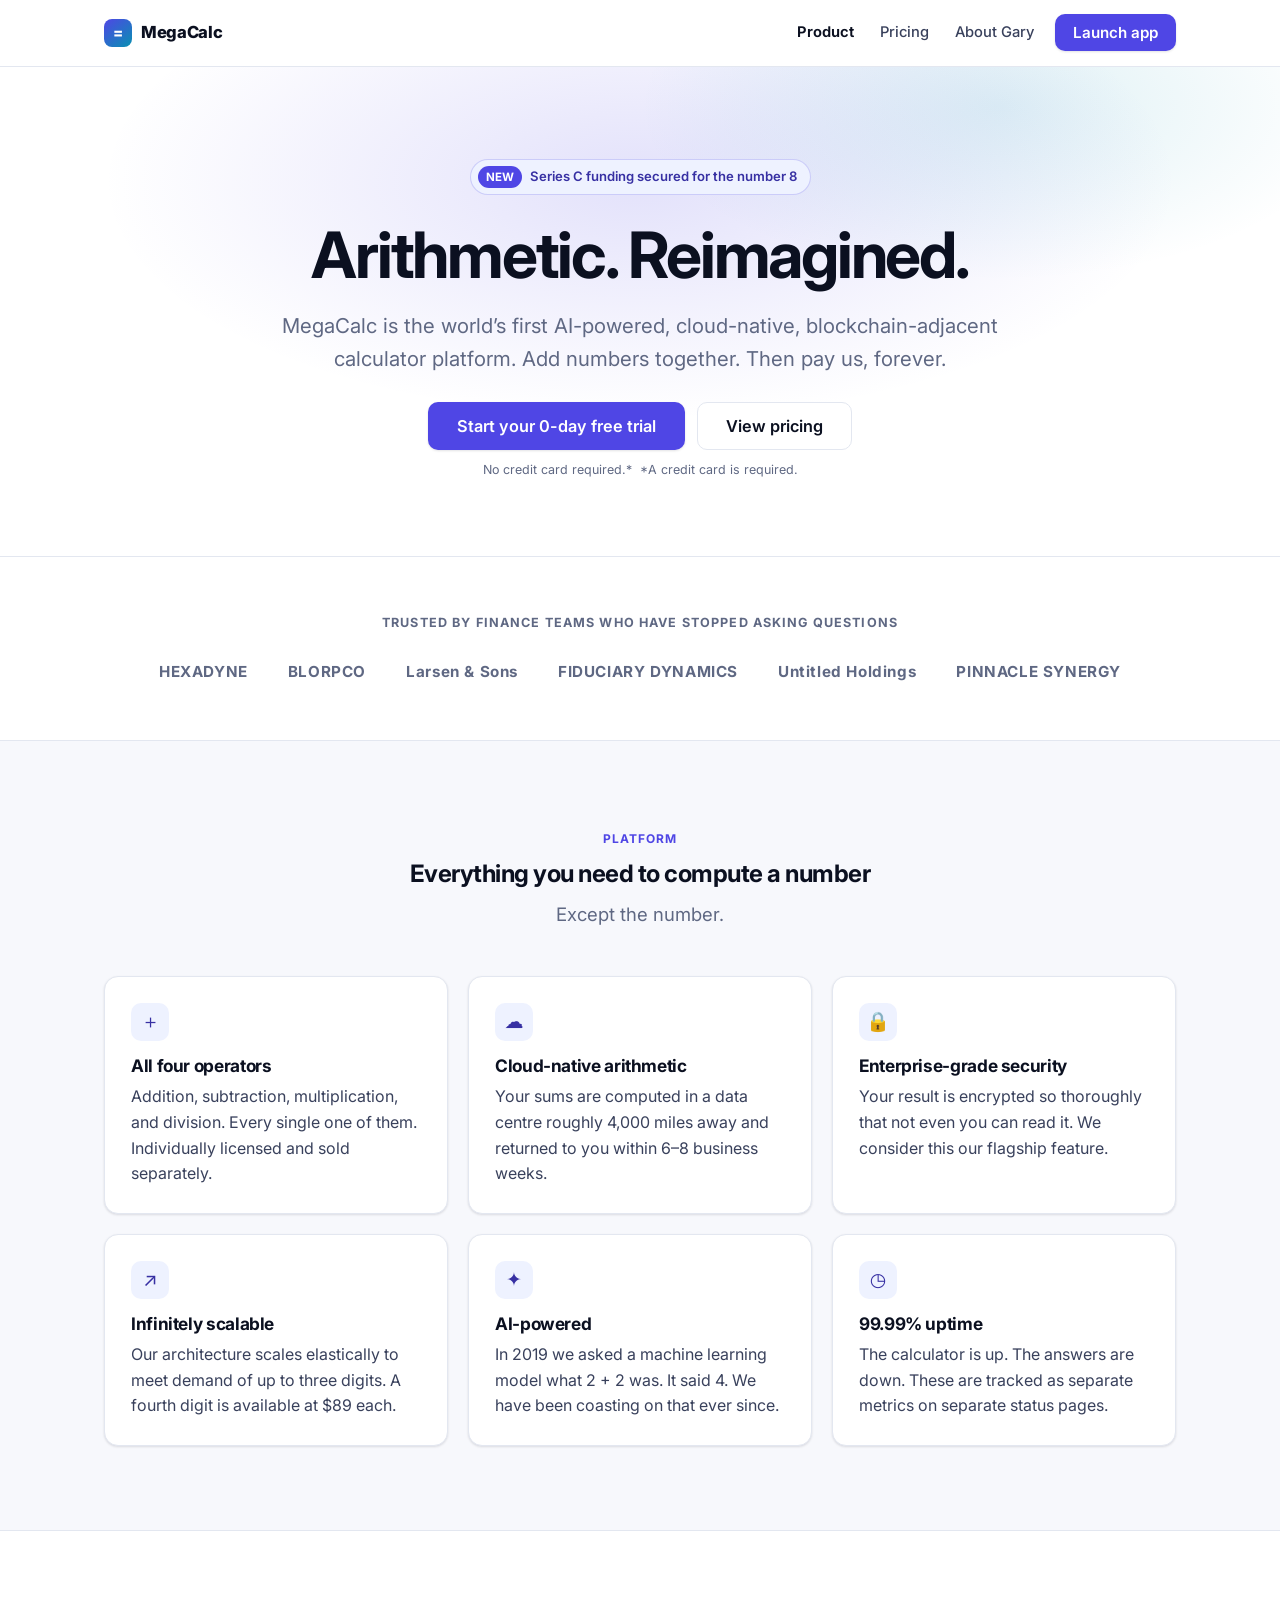
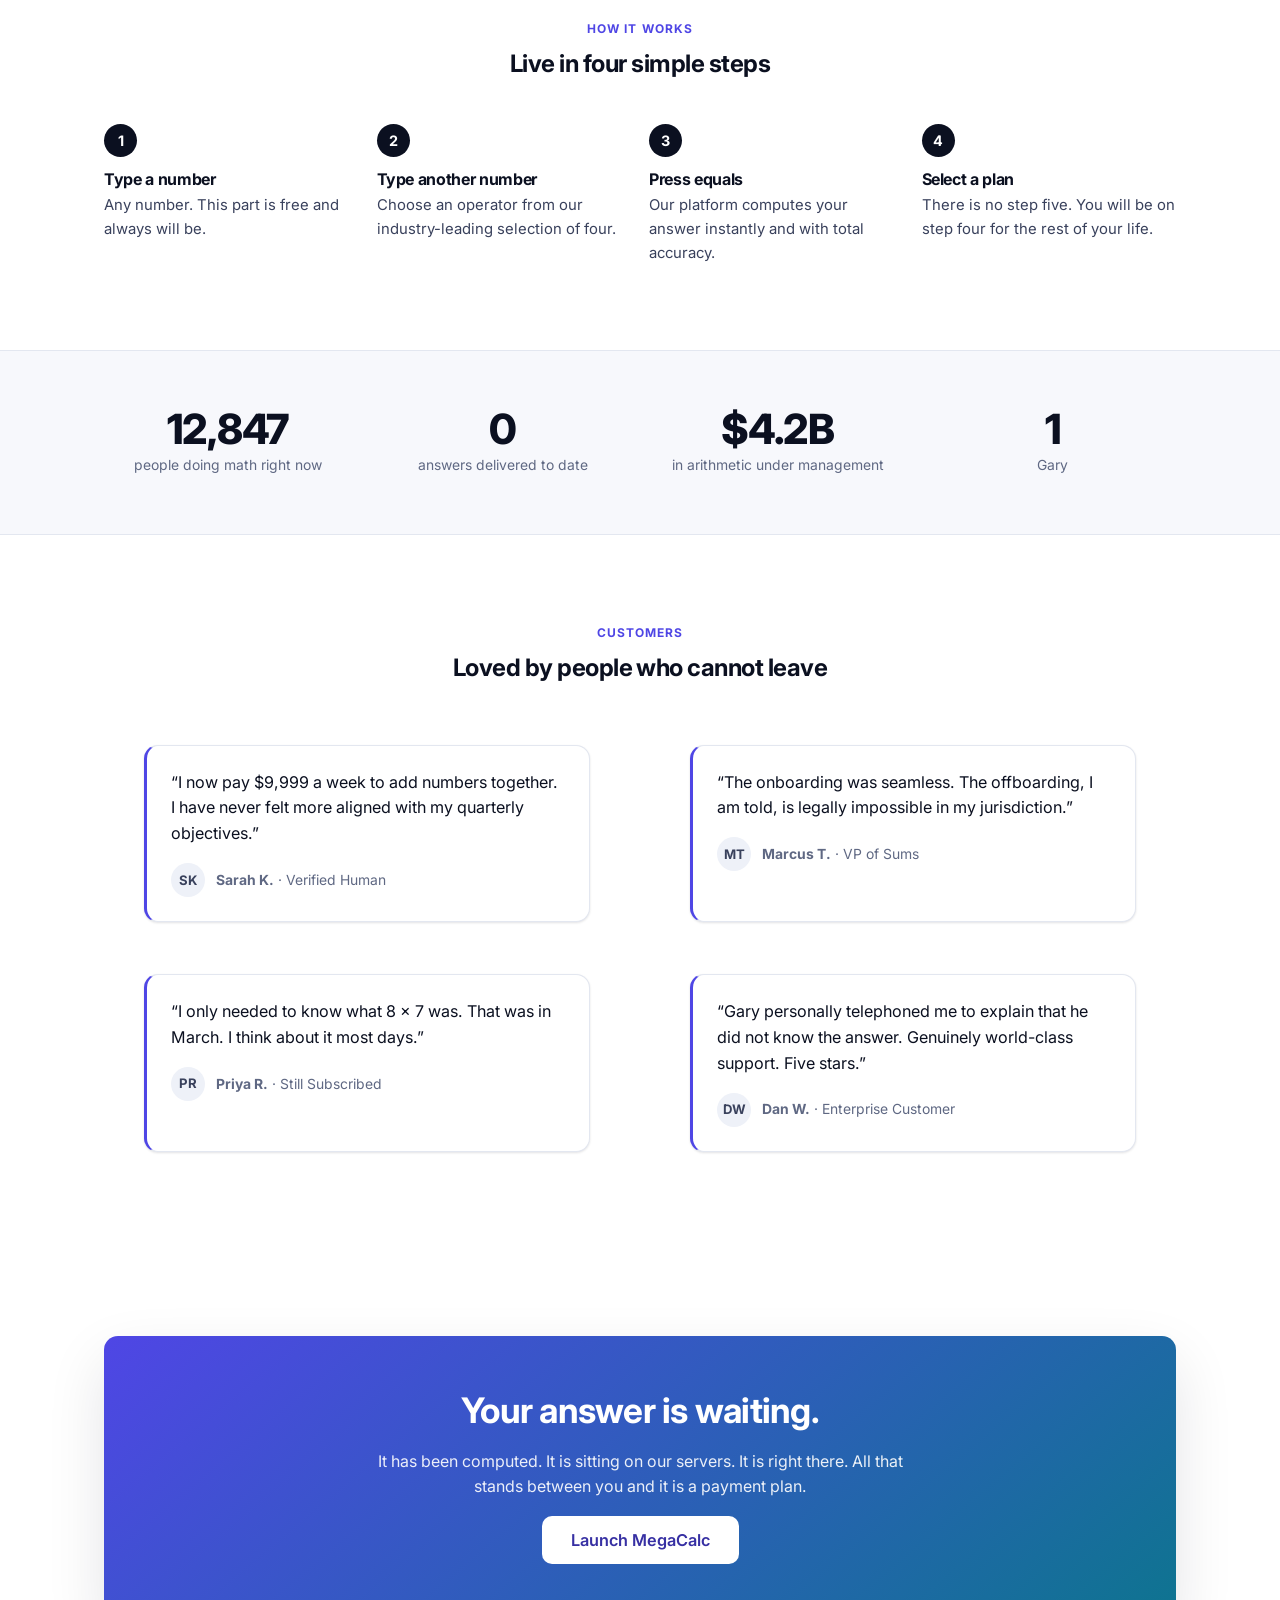
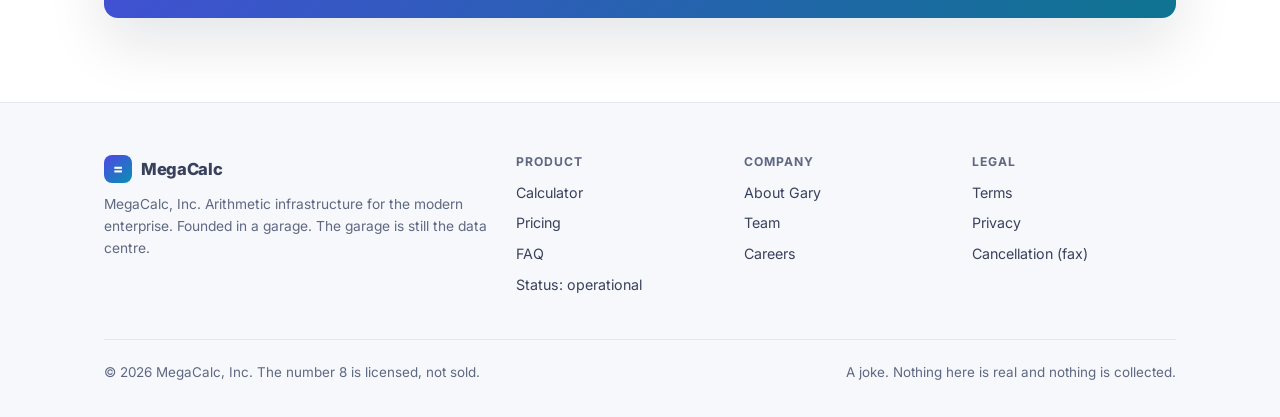
<file: index.html>
<!DOCTYPE html>
<html lang="en">
<head>
<meta charset="utf-8">
<meta name="viewport" content="width=device-width, initial-scale=1">
<title>MegaCalc — Arithmetic. Reimagined.</title>
<meta name="description" content="The world's first AI-powered, cloud-native calculator platform. Addition, subtraction, multiplication and division, available in select tiers.">
<link rel="preconnect" href="https://fonts.googleapis.com">
<link rel="preconnect" href="https://fonts.gstatic.com" crossorigin>
<link rel="stylesheet" href="https://fonts.googleapis.com/css2?family=Inter:wght@400;500;600;700;800&display=swap">
<link rel="stylesheet" href="assets/site.css">
</head>
<body>

<a class="skip" href="#main">Skip to content</a>

<header class="nav">
  <div class="nav__inner">
    <a class="brand" href="index.html"><span class="brand__mark" aria-hidden="true">=</span> MegaCalc</a>
    <nav class="nav__links" aria-label="Main">
      <a href="index.html" aria-current="page">Product</a>
      <a href="pricing.html">Pricing</a>
      <a href="about.html">About Gary</a>
      <a class="btn btn--primary" href="app.html">Launch app</a>
    </nav>
  </div>
</header>

<main id="main">

  <section class="hero">
    <div class="wrap hero__inner center">
      <span class="pill"><span class="pill__tag">NEW</span> Series C funding secured for the number 8</span>
      <h1>Arithmetic. Reimagined.</h1>
      <p class="lede">
        MegaCalc is the world&rsquo;s first AI-powered, cloud-native, blockchain-adjacent
        calculator platform. Add numbers together. Then pay us, forever.
      </p>
      <div class="btn-row" style="margin-top:26px">
        <a class="btn btn--primary btn--lg" href="app.html">Start your 0-day free trial</a>
        <a class="btn btn--ghost btn--lg" href="pricing.html">View pricing</a>
      </div>
      <span class="asterisk">No credit card required.* &nbsp;*A credit card is required.</span>
    </div>
  </section>

  <section class="section section--tight">
    <div class="wrap">
      <p class="center" style="font-size:.79rem;letter-spacing:.09em;text-transform:uppercase;color:var(--muted);font-weight:700;margin-bottom:26px">
        Trusted by finance teams who have stopped asking questions
      </p>
      <div class="logos" aria-label="Customer logos">
        <span>HEXADYNE</span>
        <span>BLORPCO</span>
        <span>Larsen &amp; Sons</span>
        <span>FIDUCIARY DYNAMICS</span>
        <span>Untitled Holdings</span>
        <span>PINNACLE SYNERGY</span>
      </div>
    </div>
  </section>

  <section class="section section--surface">
    <div class="wrap">
      <div class="center" style="margin-bottom:46px">
        <span class="eyebrow">Platform</span>
        <h2>Everything you need to compute a number</h2>
        <p class="lede">Except the number.</p>
      </div>

      <div class="grid">
        <article class="card">
          <div class="card__icon" aria-hidden="true">＋</div>
          <h3>All four operators</h3>
          <p>Addition, subtraction, multiplication, and division. Every single one of them. Individually licensed and sold separately.</p>
        </article>

        <article class="card">
          <div class="card__icon" aria-hidden="true">☁</div>
          <h3>Cloud-native arithmetic</h3>
          <p>Your sums are computed in a data centre roughly 4,000 miles away and returned to you within 6&ndash;8 business weeks.</p>
        </article>

        <article class="card">
          <div class="card__icon" aria-hidden="true">🔒</div>
          <h3>Enterprise-grade security</h3>
          <p>Your result is encrypted so thoroughly that not even you can read it. We consider this our flagship feature.</p>
        </article>

        <article class="card">
          <div class="card__icon" aria-hidden="true">↗</div>
          <h3>Infinitely scalable</h3>
          <p>Our architecture scales elastically to meet demand of up to three digits. A fourth digit is available at $89 each.</p>
        </article>

        <article class="card">
          <div class="card__icon" aria-hidden="true">✦</div>
          <h3>AI-powered</h3>
          <p>In 2019 we asked a machine learning model what 2 + 2 was. It said 4. We have been coasting on that ever since.</p>
        </article>

        <article class="card">
          <div class="card__icon" aria-hidden="true">◷</div>
          <h3>99.99% uptime</h3>
          <p>The calculator is up. The answers are down. These are tracked as separate metrics on separate status pages.</p>
        </article>
      </div>
    </div>
  </section>

  <section class="section">
    <div class="wrap">
      <div class="center" style="margin-bottom:46px">
        <span class="eyebrow">How it works</span>
        <h2>Live in four simple steps</h2>
      </div>

      <ol class="steps">
        <li>
          <h3>Type a number</h3>
          <p>Any number. This part is free and always will be.</p>
        </li>
        <li>
          <h3>Type another number</h3>
          <p>Choose an operator from our industry-leading selection of four.</p>
        </li>
        <li>
          <h3>Press equals</h3>
          <p>Our platform computes your answer instantly and with total accuracy.</p>
        </li>
        <li>
          <h3>Select a plan</h3>
          <p>There is no step five. You will be on step four for the rest of your life.</p>
        </li>
      </ol>
    </div>
  </section>

  <section class="section section--surface section--tight">
    <div class="wrap">
      <div class="stats">
        <div class="stat">
          <span class="stat__num">12,847</span>
          <span class="stat__label">people doing math right now</span>
        </div>
        <div class="stat">
          <span class="stat__num">0</span>
          <span class="stat__label">answers delivered to date</span>
        </div>
        <div class="stat">
          <span class="stat__num">$4.2B</span>
          <span class="stat__label">in arithmetic under management</span>
        </div>
        <div class="stat">
          <span class="stat__num">1</span>
          <span class="stat__label">Gary</span>
        </div>
      </div>
    </div>
  </section>

  <section class="section">
    <div class="wrap">
      <div class="center" style="margin-bottom:46px">
        <span class="eyebrow">Customers</span>
        <h2>Loved by people who cannot leave</h2>
      </div>

      <div class="grid grid--2">
        <blockquote class="quote">
          <p>&ldquo;I now pay $9,999 a week to add numbers together. I have never felt more aligned with my quarterly objectives.&rdquo;</p>
          <footer><span class="avatar" aria-hidden="true">SK</span> <span><strong>Sarah K.</strong> &middot; Verified Human</span></footer>
        </blockquote>

        <blockquote class="quote">
          <p>&ldquo;The onboarding was seamless. The offboarding, I am told, is legally impossible in my jurisdiction.&rdquo;</p>
          <footer><span class="avatar" aria-hidden="true">MT</span> <span><strong>Marcus T.</strong> &middot; VP of Sums</span></footer>
        </blockquote>

        <blockquote class="quote">
          <p>&ldquo;I only needed to know what 8 &times; 7 was. That was in March. I think about it most days.&rdquo;</p>
          <footer><span class="avatar" aria-hidden="true">PR</span> <span><strong>Priya R.</strong> &middot; Still Subscribed</span></footer>
        </blockquote>

        <blockquote class="quote">
          <p>&ldquo;Gary personally telephoned me to explain that he did not know the answer. Genuinely world-class support. Five stars.&rdquo;</p>
          <footer><span class="avatar" aria-hidden="true">DW</span> <span><strong>Dan W.</strong> &middot; Enterprise Customer</span></footer>
        </blockquote>
      </div>
    </div>
  </section>

  <section class="section">
    <div class="wrap">
      <div class="cta">
        <h2>Your answer is waiting.</h2>
        <p>It has been computed. It is sitting on our servers. It is right there. All that stands between you and it is a payment plan.</p>
        <div class="btn-row" style="justify-content:center;margin-top:8px">
          <a class="btn btn--ghost btn--lg" href="app.html">Launch MegaCalc</a>
        </div>
      </div>
    </div>
  </section>

</main>

<footer class="footer">
  <div class="wrap">
    <div class="footer__cols">
      <div>
        <a class="brand" href="index.html"><span class="brand__mark" aria-hidden="true">=</span> MegaCalc</a>
        <p class="footer__note">
          MegaCalc, Inc. Arithmetic infrastructure for the modern enterprise.
          Founded in a garage. The garage is still the data centre.
        </p>
      </div>
      <div>
        <h4>Product</h4>
        <ul>
          <li><a href="app.html">Calculator</a></li>
          <li><a href="pricing.html">Pricing</a></li>
          <li><a href="pricing.html#faq">FAQ</a></li>
          <li><a href="app.html">Status: operational</a></li>
        </ul>
      </div>
      <div>
        <h4>Company</h4>
        <ul>
          <li><a href="about.html">About Gary</a></li>
          <li><a href="about.html#team">Team</a></li>
          <li><a href="about.html#careers">Careers</a></li>
        </ul>
      </div>
      <div>
        <h4>Legal</h4>
        <ul>
          <li><a href="pricing.html#terms">Terms</a></li>
          <li><a href="pricing.html#terms">Privacy</a></li>
          <li><a href="pricing.html#faq">Cancellation (fax)</a></li>
        </ul>
      </div>
    </div>
    <div class="footer__bottom">
      <span>&copy; 2026 MegaCalc, Inc. The number 8 is licensed, not sold.</span>
      <span>A joke. Nothing here is real and nothing is collected.</span>
    </div>
  </div>
</footer>

</body>
</html>
</file>
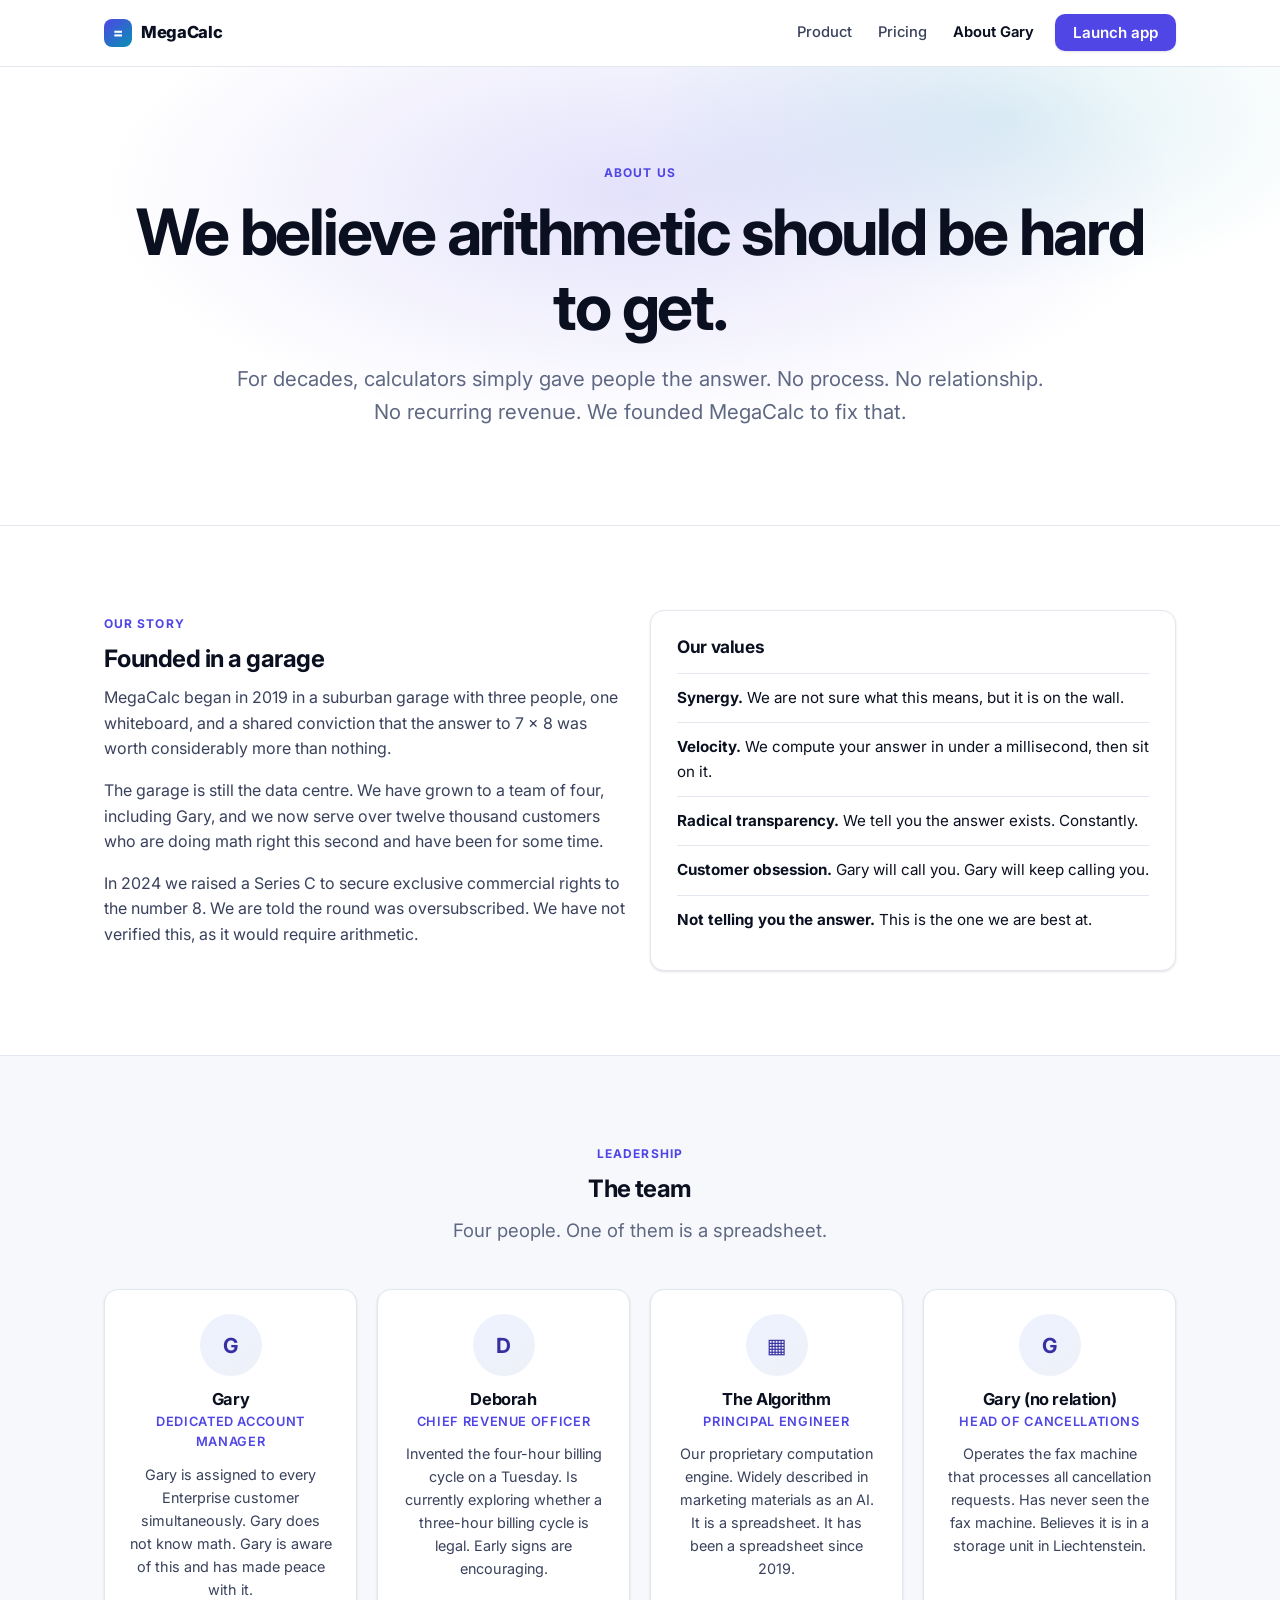
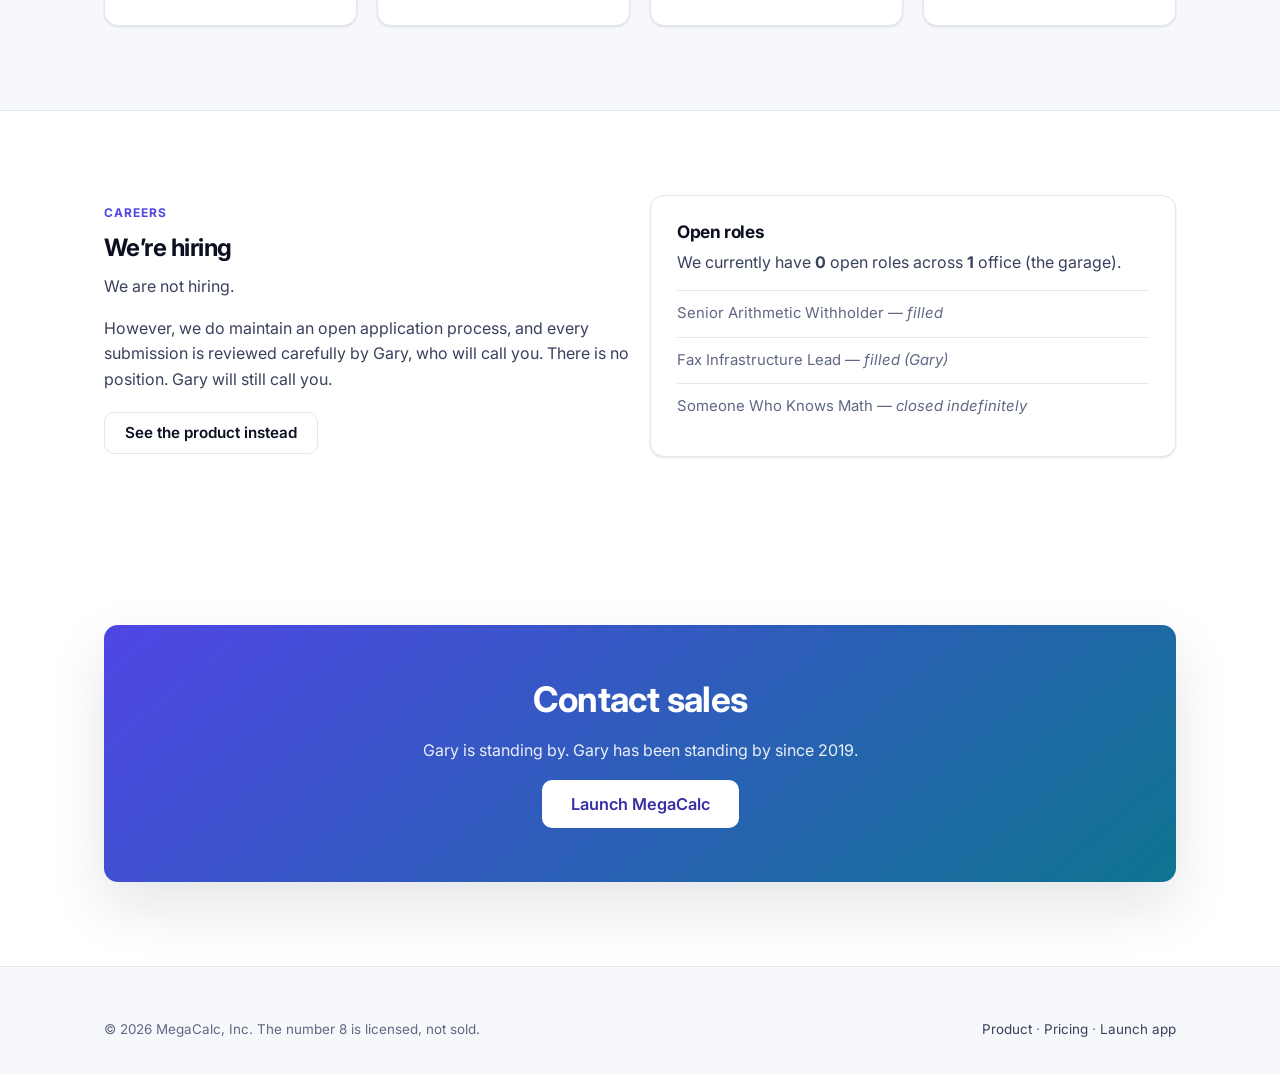
<file: about.html>
<!DOCTYPE html>
<html lang="en">
<head>
<meta charset="utf-8">
<meta name="viewport" content="width=device-width, initial-scale=1">
<title>About Gary — MegaCalc</title>
<meta name="description" content="Our mission, our values, and Gary. Mostly Gary.">
<link rel="preconnect" href="https://fonts.googleapis.com">
<link rel="preconnect" href="https://fonts.gstatic.com" crossorigin>
<link rel="stylesheet" href="https://fonts.googleapis.com/css2?family=Inter:wght@400;500;600;700;800&display=swap">
<link rel="stylesheet" href="assets/site.css">
</head>
<body>

<a class="skip" href="#main">Skip to content</a>

<header class="nav">
  <div class="nav__inner">
    <a class="brand" href="index.html"><span class="brand__mark" aria-hidden="true">=</span> MegaCalc</a>
    <nav class="nav__links" aria-label="Main">
      <a href="index.html">Product</a>
      <a href="pricing.html">Pricing</a>
      <a href="about.html" aria-current="page">About Gary</a>
      <a class="btn btn--primary" href="app.html">Launch app</a>
    </nav>
  </div>
</header>

<main id="main">

  <section class="hero">
    <div class="wrap hero__inner center">
      <span class="eyebrow">About us</span>
      <h1>We believe arithmetic should be hard to get.</h1>
      <p class="lede">
        For decades, calculators simply gave people the answer. No process. No relationship.
        No recurring revenue. We founded MegaCalc to fix that.
      </p>
    </div>
  </section>

  <section class="section">
    <div class="wrap">
      <div class="grid grid--2" style="align-items:start">
        <div>
          <span class="eyebrow">Our story</span>
          <h2>Founded in a garage</h2>
          <p>
            MegaCalc began in 2019 in a suburban garage with three people, one whiteboard,
            and a shared conviction that the answer to 7 &times; 8 was worth considerably
            more than nothing.
          </p>
          <p>
            The garage is still the data centre. We have grown to a team of four, including
            Gary, and we now serve over twelve thousand customers who are doing math right
            this second and have been for some time.
          </p>
          <p>
            In 2024 we raised a Series C to secure exclusive commercial rights to the number 8.
            We are told the round was oversubscribed. We have not verified this, as it would
            require arithmetic.
          </p>
        </div>

        <div class="card">
          <h3 style="margin-bottom:16px">Our values</h3>
          <ul style="list-style:none;padding:0;margin:0;font-size:.95rem">
            <li style="padding:12px 0;border-top:1px solid var(--line)"><strong>Synergy.</strong> We are not sure what this means, but it is on the wall.</li>
            <li style="padding:12px 0;border-top:1px solid var(--line)"><strong>Velocity.</strong> We compute your answer in under a millisecond, then sit on it.</li>
            <li style="padding:12px 0;border-top:1px solid var(--line)"><strong>Radical transparency.</strong> We tell you the answer exists. Constantly.</li>
            <li style="padding:12px 0;border-top:1px solid var(--line)"><strong>Customer obsession.</strong> Gary will call you. Gary will keep calling you.</li>
            <li style="padding:12px 0;border-top:1px solid var(--line)"><strong>Not telling you the answer.</strong> This is the one we are best at.</li>
          </ul>
        </div>
      </div>
    </div>
  </section>

  <section class="section section--surface" id="team">
    <div class="wrap">
      <div class="center" style="margin-bottom:44px">
        <span class="eyebrow">Leadership</span>
        <h2>The team</h2>
        <p class="lede">Four people. One of them is a spreadsheet.</p>
      </div>

      <div class="team">
        <article class="person">
          <div class="avatar" aria-hidden="true">G</div>
          <h3>Gary</h3>
          <p class="role">Dedicated Account Manager</p>
          <p>Gary is assigned to every Enterprise customer simultaneously. Gary does not know math. Gary is aware of this and has made peace with it.</p>
        </article>

        <article class="person">
          <div class="avatar" aria-hidden="true">D</div>
          <h3>Deborah</h3>
          <p class="role">Chief Revenue Officer</p>
          <p>Invented the four-hour billing cycle on a Tuesday. Is currently exploring whether a three-hour billing cycle is legal. Early signs are encouraging.</p>
        </article>

        <article class="person">
          <div class="avatar" aria-hidden="true">▦</div>
          <h3>The Algorithm</h3>
          <p class="role">Principal Engineer</p>
          <p>Our proprietary computation engine. Widely described in marketing materials as an AI. It is a spreadsheet. It has been a spreadsheet since 2019.</p>
        </article>

        <article class="person">
          <div class="avatar" aria-hidden="true">G</div>
          <h3>Gary (no relation)</h3>
          <p class="role">Head of Cancellations</p>
          <p>Operates the fax machine that processes all cancellation requests. Has never seen the fax machine. Believes it is in a storage unit in Liechtenstein.</p>
        </article>
      </div>
    </div>
  </section>

  <section class="section" id="careers">
    <div class="wrap">
      <div class="grid grid--2" style="align-items:center">
        <div>
          <span class="eyebrow">Careers</span>
          <h2>We&rsquo;re hiring</h2>
          <p>We are not hiring.</p>
          <p>
            However, we do maintain an open application process, and every submission is
            reviewed carefully by Gary, who will call you. There is no position. Gary will
            still call you.
          </p>
          <div class="btn-row" style="margin-top:20px">
            <a class="btn btn--ghost" href="app.html">See the product instead</a>
          </div>
        </div>
        <div class="card">
          <h3>Open roles</h3>
          <p style="margin-bottom:14px">We currently have <strong>0</strong> open roles across <strong>1</strong> office (the garage).</p>
          <ul style="list-style:none;padding:0;margin:0;font-size:.93rem;color:var(--muted)">
            <li style="padding:11px 0;border-top:1px solid var(--line)">Senior Arithmetic Withholder &mdash; <em>filled</em></li>
            <li style="padding:11px 0;border-top:1px solid var(--line)">Fax Infrastructure Lead &mdash; <em>filled (Gary)</em></li>
            <li style="padding:11px 0;border-top:1px solid var(--line)">Someone Who Knows Math &mdash; <em>closed indefinitely</em></li>
          </ul>
        </div>
      </div>
    </div>
  </section>

  <section class="section">
    <div class="wrap">
      <div class="cta">
        <h2>Contact sales</h2>
        <p>Gary is standing by. Gary has been standing by since 2019.</p>
        <div class="btn-row" style="justify-content:center;margin-top:8px">
          <a class="btn btn--ghost btn--lg" href="app.html">Launch MegaCalc</a>
        </div>
      </div>
    </div>
  </section>

</main>

<footer class="footer">
  <div class="wrap">
    <div class="footer__bottom" style="border-top:0;padding-top:0">
      <span>&copy; 2026 MegaCalc, Inc. The number 8 is licensed, not sold.</span>
      <span><a href="index.html">Product</a> &middot; <a href="pricing.html">Pricing</a> &middot; <a href="app.html">Launch app</a></span>
    </div>
  </div>
</footer>

</body>
</html>
</file>
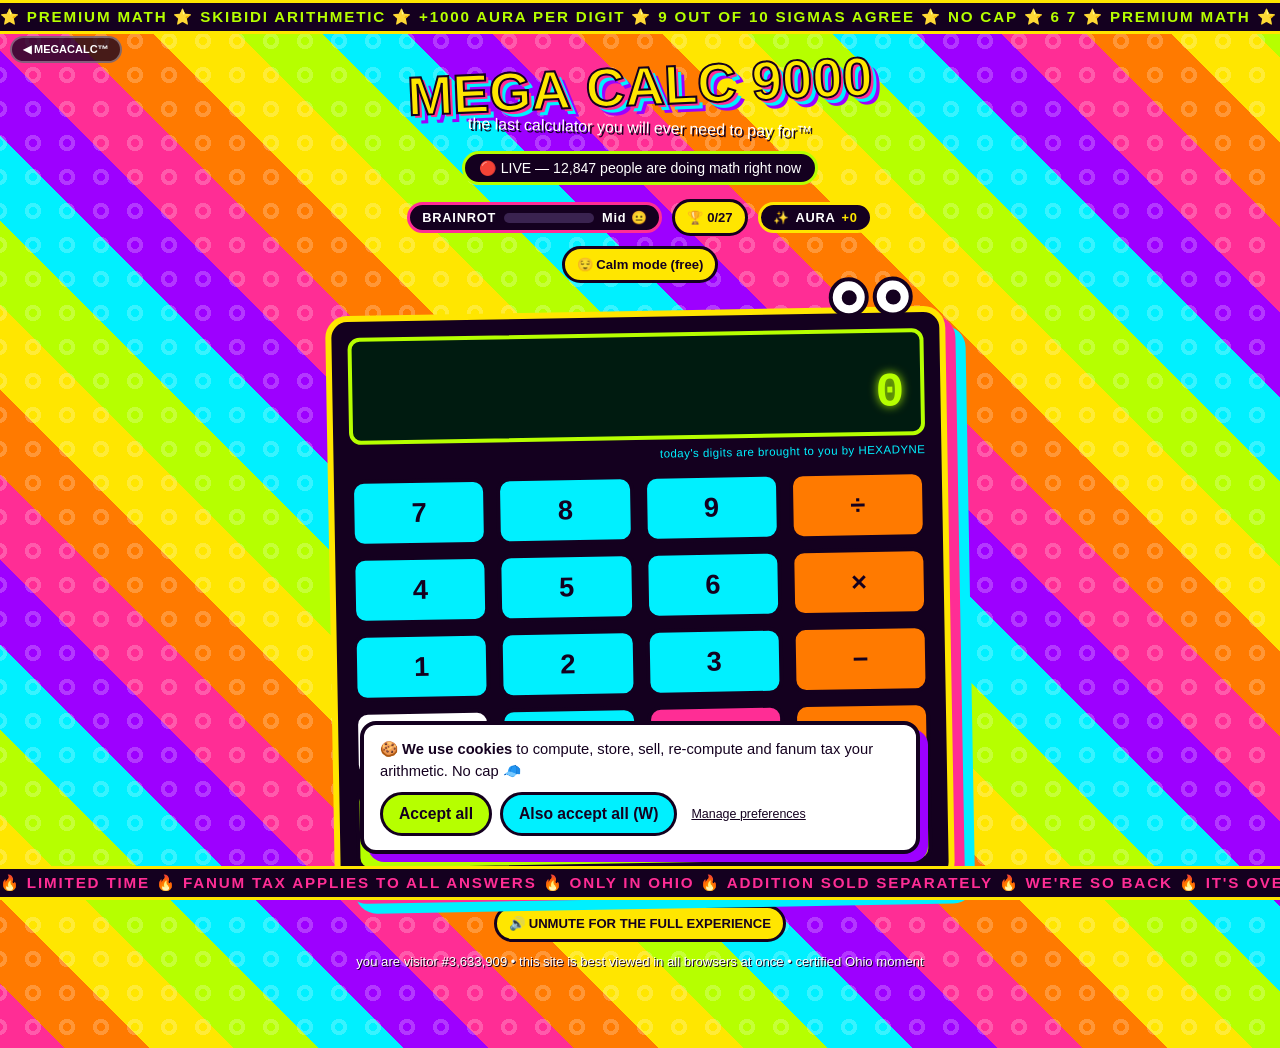
<file: app.html>
<!DOCTYPE html>
<html lang="en">
<head>
<meta charset="utf-8">
<meta name="viewport" content="width=device-width, initial-scale=1, viewport-fit=cover">
<meta name="description" content="A free calculator. The arithmetic is free. The answers are not.">
<title>MEGA CALC 9000</title>
<style>
/* ============================================================
   MEGA CALC 9000
   Every animation here has a period of >= 400ms (< 3Hz) and no
   full-viewport luminance strobing, to stay under the
   photosensitive-seizure threshold. Loud, not dangerous.
   ============================================================ */

:root {
  --pink:   #ff2d95;
  --cyan:   #00f0ff;
  --lime:   #b6ff00;
  --yellow: #ffe600;
  --purple: #9d00ff;
  --orange: #ff7a00;
  --ink:    #14001f;
  --paper:  #fff;
  --font: "Comic Sans MS", "Comic Neue", "Chalkboard SE", "Segoe Print", cursive, sans-serif;
}

* { box-sizing: border-box; }

html { min-height: 100%; }

body {
  margin: 0;
  min-height: 100%;
}

body {
  font-family: var(--font);
  color: var(--ink);
  background: var(--purple);
  overflow-x: hidden;
  position: relative;
  padding: 0 16px;
}

/* ---------- animated background ---------- */

.bg {
  position: fixed;
  inset: -20%;
  z-index: -2;
  background:
    repeating-linear-gradient(
      45deg,
      var(--pink)   0 60px,
      var(--orange) 60px 120px,
      var(--yellow) 120px 180px,
      var(--lime)   180px 240px,
      var(--cyan)   240px 300px,
      var(--purple) 300px 360px
    );
  background-size: 200% 200%;
  animation: slide 9s linear infinite;
}

.bg::after {
  content: "";
  position: absolute;
  inset: 0;
  background: radial-gradient(circle at 50% 50%, transparent 0 4px, rgba(255,255,255,.22) 4px 8px, transparent 8px);
  background-size: 34px 34px;
  animation: drift 7s linear infinite;
}

@keyframes slide { to { background-position: 200% 0; } }
@keyframes drift { to { background-position: 34px 34px; } }

/* ---------- marquees ---------- */

.marquee {
  position: fixed;
  left: 0;
  right: 0;
  z-index: 40;
  overflow: hidden;
  white-space: nowrap;
  background: var(--ink);
  color: var(--lime);
  font-size: clamp(.7rem, 2.4vw, .95rem);
  font-weight: bold;
  letter-spacing: .12em;
  padding: 5px 0;
  border-block: 3px solid var(--yellow);
  pointer-events: none;
}

.marquee--top    { top: 0; padding-top: calc(5px + env(safe-area-inset-top, 0px)); }
.marquee--bottom { bottom: 0; color: var(--pink); padding-bottom: calc(5px + env(safe-area-inset-bottom, 0px)); }

.marquee span {
  display: inline-block;
  padding-right: 2rem;
  animation: scroll-left 22s linear infinite;
}

.marquee--bottom span { animation: scroll-right 26s linear infinite; }

@keyframes scroll-left  { from { transform: translateX(0);     } to { transform: translateX(-50%); } }
@keyframes scroll-right { from { transform: translateX(-50%);  } to { transform: translateX(0);    } }

/* ---------- layout ---------- */

.screen {
  position: relative;
  z-index: 10;
  max-width: 620px;
  margin: 0 auto;
  padding: 58px 0 66px;
}

.screen[hidden] { display: none; }
.screen:focus { outline: none; }

.title {
  margin: 0 0 4px;
  text-align: center;
  font-size: clamp(2rem, 9vw, 3.4rem);
  line-height: 1.05;
  color: var(--yellow);
  -webkit-text-stroke: 2px var(--ink);
  text-shadow:
     3px  3px 0 var(--pink),
     6px  6px 0 var(--cyan),
     9px  9px 0 var(--purple);
  transform: rotate(-2.5deg);
  animation: bob 3.4s ease-in-out infinite;
}

.subtitle {
  margin: 0 0 14px;
  text-align: center;
  font-size: clamp(.8rem, 3.4vw, 1rem);
  color: var(--paper);
  text-shadow: 2px 2px 0 var(--ink);
  transform: rotate(1.4deg);
}

@keyframes bob {
  0%, 100% { transform: rotate(-2.5deg) translateY(0); }
  50%      { transform: rotate(2deg)    translateY(-7px); }
}

.badge {
  display: block;
  width: fit-content;
  margin: 0 auto 14px;
  padding: 6px 14px;
  background: var(--ink);
  color: var(--paper);
  border: 3px solid var(--lime);
  border-radius: 999px;
  font-size: clamp(.72rem, 3vw, .88rem);
  text-align: center;
  animation: throb 1.8s ease-in-out infinite;
}

@keyframes throb {
  0%, 100% { transform: scale(1)    rotate(-1deg); }
  50%      { transform: scale(1.06) rotate(1deg); }
}

/* ---------- calculator ---------- */

.calc {
  background: var(--ink);
  border: 6px solid var(--yellow);
  border-radius: 22px;
  padding: 16px;
  box-shadow: 10px 10px 0 var(--pink), 20px 20px 0 var(--cyan);
  transform: rotate(-1deg);
  animation: tilt 6.5s ease-in-out infinite;
}

@keyframes tilt {
  0%, 100% { transform: rotate(-1deg); }
  50%      { transform: rotate(1.1deg); }
}

.display {
  display: block;
  width: 100%;
  min-height: 84px;
  padding: 12px 16px;
  margin-bottom: 14px;
  background: #001b10;
  border: 4px solid var(--lime);
  border-radius: 12px;
  color: var(--lime);
  font-family: "Courier New", ui-monospace, monospace;
  font-size: clamp(1.8rem, 8vw, 3rem);
  font-weight: bold;
  text-align: right;
  overflow-wrap: anywhere;
  text-shadow: 0 0 10px var(--lime);
  animation: glow 2.6s ease-in-out infinite;
}

@keyframes glow {
  0%, 100% { box-shadow: inset 0 0 18px rgba(182,255,0,.28); }
  50%      { box-shadow: inset 0 0 34px rgba(182,255,0,.62); }
}

.expr {
  display: block;
  font-size: clamp(.7rem, 3vw, .9rem);
  color: var(--cyan);
  text-align: right;
  min-height: 1.2em;
  margin-bottom: 4px;
  opacity: .85;
  text-shadow: none;
}

.pad {
  display: grid;
  grid-template-columns: repeat(4, 1fr);
  gap: 9px;
}

.key {
  font-family: var(--font);
  font-size: clamp(1.1rem, 5.5vw, 1.7rem);
  font-weight: bold;
  padding: 14px 4px;
  color: var(--ink);
  background: var(--paper);
  border: 4px solid var(--ink);
  border-radius: 14px;
  cursor: pointer;
  animation: wiggle 1.9s ease-in-out infinite;
  animation-delay: var(--delay, 0s);
  transition: transform .08s ease-out;
}

.key:hover  { filter: invert(1); }
.key:active { transform: scale(.9) rotate(6deg); }

.key:focus-visible {
  outline: 5px solid var(--ink);
  outline-offset: 3px;
  background: var(--yellow);
  animation: none;
}

@keyframes wiggle {
  0%, 100% { transform: rotate(-3deg) scale(1); }
  50%      { transform: rotate(3deg)  scale(1.04); }
}

.key--digit { background: var(--cyan); }
.key--op    { background: var(--orange); }
.key--clear { background: var(--pink); color: var(--paper); }

.key--equals {
  grid-column: 1 / -1;
  background: var(--lime);
  font-size: clamp(1.4rem, 7vw, 2.2rem);
  padding: 18px 4px;
  animation: pulse-eq 1.5s ease-in-out infinite;
}

@keyframes pulse-eq {
  0%, 100% { transform: scale(1)    rotate(0deg); box-shadow: 0 0 0 0 rgba(255,230,0,.9); }
  50%      { transform: scale(1.04) rotate(-1deg); box-shadow: 0 0 0 14px rgba(255,230,0,0); }
}

/* ---------- misc calc chrome ---------- */

.chrome {
  display: flex;
  flex-wrap: wrap;
  gap: 10px;
  justify-content: center;
  align-items: center;
  margin-top: 16px;
}

.mini-btn {
  font-family: var(--font);
  font-size: clamp(.68rem, 2.8vw, .82rem);
  font-weight: bold;
  padding: 8px 12px;
  background: var(--yellow);
  color: var(--ink);
  border: 3px solid var(--ink);
  border-radius: 999px;
  cursor: pointer;
}

.mini-btn:focus-visible { outline: 4px solid var(--paper); outline-offset: 2px; }
.mini-btn[aria-pressed="true"] { background: var(--lime); }

.visitor {
  margin-top: 12px;
  text-align: center;
  font-size: clamp(.68rem, 2.8vw, .82rem);
  color: var(--paper);
  text-shadow: 1px 1px 0 var(--ink);
}

.shame {
  display: none;
  margin: 0 auto 14px;
  padding: 8px 12px;
  max-width: 460px;
  background: var(--ink);
  color: var(--yellow);
  border: 3px dashed var(--pink);
  border-radius: 10px;
  text-align: center;
  font-size: clamp(.7rem, 3vw, .85rem);
}

body.free-tier .shame { display: block; }
body.free-tier .calc  { box-shadow: 10px 10px 0 var(--lime), 20px 20px 0 var(--orange), 30px 30px 0 var(--pink); }

/* ---------- paywall ---------- */

.paywall-head {
  text-align: center;
  margin-bottom: 18px;
}

.paywall-head h2 {
  margin: 0 0 8px;
  font-size: clamp(1.6rem, 7.5vw, 2.6rem);
  color: var(--paper);
  -webkit-text-stroke: 2px var(--ink);
  text-shadow: 4px 4px 0 var(--pink);
  transform: rotate(-1.5deg);
}

.locked {
  position: relative;
  display: grid;
  place-items: center;
  min-height: 132px;
  margin: 0 auto 10px;
  max-width: 420px;
  background: #001b10;
  border: 5px solid var(--lime);
  border-radius: 14px;
  overflow: hidden;
}

.locked__value {
  font-family: "Courier New", ui-monospace, monospace;
  font-size: clamp(2.6rem, 13vw, 4.4rem);
  font-weight: bold;
  color: var(--lime);
  text-shadow: 0 0 18px rgba(182,255,0,.55);
  filter: blur(6px);
  user-select: none;
}

.locked__overlay {
  position: absolute;
  inset: 0;
  display: grid;
  place-items: center;
  font-size: clamp(.95rem, 4.6vw, 1.4rem);
  font-weight: bold;
  color: var(--paper);
  background: rgba(20,0,31,.26);
  text-shadow: 0 2px 6px var(--ink), 2px 2px 0 var(--ink);
  align-content: end;
  padding-bottom: 10px;
}

.countdown {
  text-align: center;
  font-size: clamp(.75rem, 3.2vw, .95rem);
  color: var(--ink);
  background: var(--yellow);
  border: 3px solid var(--ink);
  border-radius: 999px;
  padding: 6px 12px;
  width: fit-content;
  margin: 0 auto 20px;
  animation: throb 2.2s ease-in-out infinite;
}

.tiers {
  display: grid;
  gap: 16px;
  margin-bottom: 20px;
}

.tier {
  position: relative;
  background: var(--paper);
  border: 5px solid var(--ink);
  border-radius: 18px;
  padding: 16px;
  box-shadow: 8px 8px 0 var(--purple);
}

.tier--pro {
  border-color: var(--pink);
  box-shadow: 8px 8px 0 var(--cyan);
  animation: tilt 5.5s ease-in-out infinite;
}

.tier--enterprise {
  background: var(--ink);
  color: var(--paper);
  border-color: var(--lime);
  box-shadow: 8px 8px 0 var(--orange);
}

.tier h3 {
  margin: 0 0 6px;
  font-size: clamp(1.05rem, 4.6vw, 1.35rem);
  color: var(--purple);
}

.tier--enterprise h3 { color: var(--lime); }

.tier__price {
  font-size: clamp(1.4rem, 6.5vw, 2.1rem);
  font-weight: bold;
  color: var(--pink);
  margin: 0 0 4px;
  overflow-wrap: anywhere;
}

.tier--enterprise .tier__price {
  color: var(--yellow);
  font-size: clamp(1rem, 4.4vw, 1.4rem);
  font-family: "Courier New", ui-monospace, monospace;
}

.tier__cadence {
  font-size: clamp(.68rem, 2.9vw, .82rem);
  margin: 0 0 10px;
  opacity: .8;
}

.tier ul {
  margin: 0 0 14px;
  padding-left: 1.2em;
  font-size: clamp(.72rem, 3.1vw, .88rem);
  line-height: 1.55;
}

.flag {
  position: absolute;
  top: -14px;
  right: 10px;
  background: var(--lime);
  color: var(--ink);
  border: 3px solid var(--ink);
  border-radius: 999px;
  padding: 3px 10px;
  font-size: clamp(.62rem, 2.6vw, .74rem);
  font-weight: bold;
  transform: rotate(6deg);
  animation: throb 1.6s ease-in-out infinite;
}

.buy {
  display: block;
  width: 100%;
  font-family: var(--font);
  font-size: clamp(.9rem, 4vw, 1.15rem);
  font-weight: bold;
  padding: 13px 8px;
  background: var(--lime);
  color: var(--ink);
  border: 4px solid var(--ink);
  border-radius: 999px;
  cursor: pointer;
  animation: pulse-eq 1.7s ease-in-out infinite;
}

.buy:focus-visible { outline: 5px solid var(--paper); outline-offset: 3px; animation: none; }

.fineprint {
  max-width: 560px;
  margin: 0 auto 18px;
  padding: 10px 12px;
  background: rgba(20,0,31,.72);
  color: var(--paper);
  border-radius: 10px;
  font-size: clamp(.6rem, 2.5vw, .72rem);
  line-height: 1.6;
  opacity: .92;
}

/* the escape hatch, hostile by design */
.no-thanks {
  display: inline-block;
  margin: 4px auto 0;
  padding: 3px 5px;
  font-family: var(--font);
  font-size: 7px;
  line-height: 1.2;
  color: #6b5f74;
  background: transparent;
  border: 1px solid transparent;
  cursor: default;
  z-index: 70;
}

.no-thanks:focus-visible {
  outline: 4px solid var(--paper);
  outline-offset: 3px;
  font-size: 14px;
  color: var(--paper);
  background: var(--ink);
}

.no-thanks-wrap { text-align: center; min-height: 34px; }

/* ---------- modals ---------- */

.modal-backdrop {
  position: fixed;
  inset: 0;
  z-index: 100;
  display: grid;
  place-items: center;
  padding: 20px;
  background: rgba(20,0,31,.82);
}

.modal-backdrop[hidden] { display: none; }

.modal {
  width: min(430px, 100%);
  max-height: 88vh;
  overflow-y: auto;
  background: var(--paper);
  border: 6px solid var(--pink);
  border-radius: 20px;
  padding: 22px 20px;
  text-align: center;
  box-shadow: 0 0 0 6px var(--ink), 12px 12px 0 var(--cyan);
  animation: pop-in .42s cubic-bezier(.2,1.5,.4,1);
}

@keyframes pop-in {
  from { transform: scale(.72) rotate(-5deg); opacity: 0; }
  to   { transform: scale(1)   rotate(0deg);  opacity: 1; }
}

.modal h2 {
  margin: 0 0 10px;
  font-size: clamp(1.25rem, 6vw, 1.75rem);
  color: var(--purple);
}

.modal p {
  margin: 0 0 8px;
  font-size: clamp(.82rem, 3.5vw, .98rem);
  line-height: 1.5;
}

.modal .tiny {
  font-size: clamp(.58rem, 2.4vw, .68rem);
  opacity: .7;
  margin-bottom: 14px;
}

.modal__stay {
  display: block;
  width: 100%;
  font-family: var(--font);
  font-size: clamp(1rem, 4.6vw, 1.3rem);
  font-weight: bold;
  padding: 16px 10px;
  margin-bottom: 12px;
  background: var(--lime);
  color: var(--ink);
  border: 5px solid var(--ink);
  border-radius: 999px;
  cursor: pointer;
  animation: throb 1.9s ease-in-out infinite;
}

.modal__leave {
  font-family: var(--font);
  font-size: 9px;
  padding: 4px 6px;
  color: #7a7080;
  background: none;
  border: none;
  text-decoration: underline;
  cursor: pointer;
}

.modal__stay:focus-visible,
.modal__leave:focus-visible {
  outline: 4px solid var(--purple);
  outline-offset: 3px;
  animation: none;
}

.modal__leave:focus-visible { font-size: 15px; color: var(--ink); }

.bar {
  height: 24px;
  margin: 8px 0 10px;
  background: #e6e0ea;
  border: 4px solid var(--ink);
  border-radius: 999px;
  overflow: hidden;
}

.bar__fill {
  height: 100%;
  width: 0%;
  background: repeating-linear-gradient(45deg, var(--pink) 0 12px, var(--purple) 12px 24px);
  transition: width .8s ease-in-out;
}

.bar__label {
  font-family: "Courier New", ui-monospace, monospace;
  font-size: clamp(.8rem, 3.4vw, 1rem);
  font-weight: bold;
}

/* ---------- particles ---------- */

.particle {
  position: fixed;
  z-index: 60;
  font-size: 1.5rem;
  opacity: 0;
  pointer-events: none;
  will-change: transform, opacity;
}

.particle.pop { animation: pop 900ms ease-out forwards; }

@keyframes pop {
  0% {
    transform: translate(-50%, -50%) scale(.4) rotate(0deg);
    opacity: 1;
  }
  100% {
    transform: translate(calc(-50% + var(--dx)), calc(-50% + var(--dy))) scale(1.5) rotate(var(--rot));
    opacity: 0;
  }
}

/* the one piece of restraint on this page */
.back-to-site {
  position: fixed;
  top: 36px;
  left: 10px;
  z-index: 45;
  font-family: var(--font);
  font-size: 11px;
  font-weight: bold;
  color: var(--paper);
  background: rgba(20, 0, 31, .78);
  border: 2px solid rgba(255, 255, 255, .34);
  border-radius: 999px;
  padding: 5px 11px;
  text-decoration: none;
}

.back-to-site:hover { background: var(--ink); }

.back-to-site:focus-visible {
  outline: 4px solid var(--paper);
  outline-offset: 2px;
}

.sr-only {
  position: absolute;
  width: 1px; height: 1px;
  margin: -1px; padding: 0;
  overflow: hidden;
  clip: rect(0 0 0 0);
  white-space: nowrap;
  border: 0;
}

/* ============================================================
   CALM MODE
   A real alternative, not a token one. Every joke survives as
   text; only the motion goes away.
   ============================================================ */

/* ============================================================
   v2: MORE
   Same rules as everything above: every period >= 400ms,
   nothing strobes the viewport, calm mode switches it all off.
   ============================================================ */

[hidden] { display: none !important; }

.key.is-pressed { filter: invert(1); }

/* ---------- HUD: chaos meter + trophies ---------- */

.hud {
  display: flex;
  flex-wrap: wrap;
  gap: 10px;
  justify-content: center;
  align-items: center;
  margin: 0 auto 14px;
}

.chaos {
  display: flex;
  align-items: center;
  gap: 8px;
  padding: 5px 12px;
  background: var(--ink);
  color: var(--paper);
  border: 3px solid var(--pink);
  border-radius: 999px;
  font-size: clamp(.66rem, 2.7vw, .8rem);
  font-weight: bold;
  letter-spacing: .06em;
}

.chaos__track {
  display: block;
  width: 90px;
  height: 10px;
  background: #3a2350;
  border-radius: 999px;
  overflow: hidden;
}

.chaos__fill {
  display: block;
  height: 100%;
  width: 0%;
  background: linear-gradient(90deg, var(--lime), var(--yellow), var(--orange), var(--pink));
  transition: width .3s ease-out;
}

/* ---------- sponsor line under the display ---------- */

.sponsor {
  margin: -6px 0 12px;
  min-height: 1.3em;
  text-align: right;
  font-size: clamp(.6rem, 2.5vw, .72rem);
  color: var(--cyan);
  letter-spacing: .04em;
}

/* ---------- free-tier ads ---------- */

.ad {
  display: none;
  position: relative;
  margin: 0 auto 14px;
  max-width: 460px;
  padding: 12px 42px 12px 14px;
  background: var(--yellow);
  color: var(--ink);
  border: 4px dashed var(--ink);
  border-radius: 12px;
  font-size: clamp(.8rem, 3.4vw, 1rem);
  font-weight: bold;
  text-align: center;
  transform: rotate(1deg);
}

body.free-tier .ad { display: block; }

.ad__label {
  display: block;
  margin-bottom: 3px;
  font-size: .62rem;
  letter-spacing: .16em;
  opacity: .75;
}

.ad__close {
  position: absolute;
  top: 6px;
  right: 6px;
  width: 28px;
  height: 28px;
  font-family: var(--font);
  font-weight: bold;
  line-height: 1;
  color: var(--ink);
  background: var(--paper);
  border: 2px solid var(--ink);
  border-radius: 50%;
  cursor: pointer;
}

.ad__close:focus-visible { outline: 3px solid var(--ink); outline-offset: 2px; }

/* ---------- paywall extras ---------- */

.peek-row {
  display: flex;
  flex-direction: column;
  align-items: center;
  gap: 6px;
  margin: 0 auto 16px;
}

.peek-hint {
  margin: 0;
  min-height: 1.4em;
  max-width: 420px;
  text-align: center;
  font-size: clamp(.75rem, 3.2vw, .92rem);
  color: var(--paper);
  text-shadow: 1px 1px 0 var(--ink);
}

.billing {
  display: flex;
  flex-wrap: wrap;
  justify-content: center;
  gap: 4px;
  width: fit-content;
  max-width: 100%;
  margin: 0 auto 22px;
  padding: 4px;
  background: var(--ink);
  border: 3px solid var(--yellow);
  border-radius: 999px;
}

.billing button {
  font-family: var(--font);
  font-size: clamp(.72rem, 3vw, .88rem);
  font-weight: bold;
  padding: 8px 14px;
  color: var(--paper);
  background: transparent;
  border: 0;
  border-radius: 999px;
  cursor: pointer;
}

.billing button[aria-pressed="true"] { background: var(--lime); color: var(--ink); }
.billing button:focus-visible { outline: 3px solid var(--paper); outline-offset: 2px; }

.alt-pay {
  display: flex;
  flex-wrap: wrap;
  gap: 10px;
  justify-content: center;
  margin: 0 auto 18px;
}

/* ---------- cookie banner ---------- */

.cookie {
  position: fixed;
  left: 12px;
  right: 12px;
  bottom: calc(46px + env(safe-area-inset-bottom, 0px));
  z-index: 80;
  display: grid;
  gap: 10px;
  max-width: 560px;
  margin: 0 auto;
  padding: 14px 16px;
  color: var(--ink);
  background: var(--paper);
  border: 4px solid var(--ink);
  border-radius: 16px;
  box-shadow: 8px 8px 0 var(--purple);
  font-size: clamp(.78rem, 3.3vw, .92rem);
}

.cookie p { margin: 0; line-height: 1.45; }

.cookie__actions {
  display: flex;
  flex-wrap: wrap;
  gap: 8px;
  align-items: center;
}

.cookie__accept {
  font-family: var(--font);
  font-size: clamp(.82rem, 3.4vw, .98rem);
  font-weight: bold;
  padding: 10px 16px;
  color: var(--ink);
  background: var(--lime);
  border: 3px solid var(--ink);
  border-radius: 999px;
  cursor: pointer;
}

.cookie__accept--alt { background: var(--cyan); }

.cookie__manage {
  font-family: var(--font);
  font-size: .78rem;
  padding: 8px 6px;
  color: var(--ink);
  background: none;
  border: 0;
  text-decoration: underline;
  cursor: pointer;
}

.cookie button:focus-visible { outline: 3px solid var(--purple); outline-offset: 2px; }

.switches {
  display: grid;
  gap: 8px;
  list-style: none;
  margin: 0 0 16px;
  padding: 0;
  text-align: left;
}

.switches li {
  display: flex;
  justify-content: space-between;
  align-items: center;
  gap: 12px;
  font-size: clamp(.78rem, 3.3vw, .92rem);
}

.switch {
  position: relative;
  flex: none;
  width: 48px;
  height: 28px;
  background: var(--lime);
  border: 3px solid var(--ink);
  border-radius: 999px;
  cursor: pointer;
}

.switch::after {
  content: "";
  position: absolute;
  top: 3px;
  right: 3px;
  width: 16px;
  height: 16px;
  background: var(--ink);
  border-radius: 50%;
}

.switch[aria-checked="false"] { background: #d9d2df; }
.switch[aria-checked="false"]::after { right: auto; left: 3px; }
.switch:focus-visible { outline: 3px solid var(--purple); outline-offset: 2px; }

/* ---------- Gary ---------- */

.gary-bubble {
  position: fixed;
  right: 14px;
  bottom: calc(50px + env(safe-area-inset-bottom, 0px));
  z-index: 75;
  display: flex;
  align-items: center;
  gap: 8px;
  padding: 10px 14px;
  font-family: var(--font);
  font-size: .85rem;
  font-weight: bold;
  color: var(--ink);
  background: var(--cyan);
  border: 3px solid var(--ink);
  border-radius: 999px;
  box-shadow: 4px 4px 0 var(--ink);
  cursor: pointer;
  animation: throb 2s ease-in-out infinite;
}

.gary-bubble:focus-visible { outline: 4px solid var(--paper); outline-offset: 2px; }

.gary-bubble__dot {
  display: grid;
  place-items: center;
  min-width: 20px;
  height: 20px;
  padding: 0 5px;
  font-size: .72rem;
  color: var(--paper);
  background: var(--pink);
  border-radius: 999px;
}

.gary {
  position: fixed;
  right: 14px;
  bottom: calc(104px + env(safe-area-inset-bottom, 0px));
  z-index: 76;
  display: flex;
  flex-direction: column;
  width: min(340px, calc(100vw - 28px));
  max-height: min(460px, 64vh);
  color: var(--ink);
  background: var(--paper);
  border: 4px solid var(--ink);
  border-radius: 18px;
  box-shadow: 8px 8px 0 var(--cyan);
  overflow: hidden;
}

.gary__head {
  display: flex;
  align-items: center;
  gap: 10px;
  padding: 10px 12px;
  color: var(--paper);
  background: var(--ink);
}

.gary__avatar {
  display: grid;
  place-items: center;
  flex: none;
  width: 34px;
  height: 34px;
  font-weight: bold;
  color: var(--ink);
  background: var(--yellow);
  border-radius: 50%;
}

.gary__who { flex: 1; min-width: 0; line-height: 1.25; font-weight: bold; }
.gary__who small { display: block; font-size: .68rem; font-weight: normal; opacity: .85; }

.gary__close {
  flex: none;
  width: 30px;
  height: 30px;
  font-family: var(--font);
  font-weight: bold;
  color: var(--paper);
  background: transparent;
  border: 2px solid var(--paper);
  border-radius: 50%;
  cursor: pointer;
}

.gary__close:focus-visible { outline: 3px solid var(--yellow); outline-offset: 2px; }

.gary__log {
  display: flex;
  flex-direction: column;
  gap: 8px;
  flex: 1;
  min-height: 120px;
  overflow-y: auto;
  padding: 12px;
  font-size: .86rem;
}

.msg {
  max-width: 85%;
  margin: 0;
  padding: 8px 11px;
  line-height: 1.4;
  border-radius: 14px;
  overflow-wrap: anywhere;
}

.msg--gary   { align-self: flex-start; background: #efe7f7; border-bottom-left-radius: 4px; }
.msg--me     { align-self: flex-end;   background: var(--lime); border-bottom-right-radius: 4px; }
.msg--typing { color: #5d5168; font-style: italic; }

.gary__replies {
  display: flex;
  flex-wrap: wrap;
  gap: 6px;
  padding: 10px 12px;
  border-top: 2px solid #e6e0ea;
}

.reply {
  font-family: var(--font);
  font-size: .76rem;
  font-weight: bold;
  padding: 6px 10px;
  color: var(--ink);
  background: var(--paper);
  border: 2px solid var(--ink);
  border-radius: 999px;
  cursor: pointer;
}

.reply:hover { background: var(--yellow); }
.reply[aria-disabled="true"] { opacity: .5; cursor: wait; }
.reply:focus-visible { outline: 3px solid var(--purple); outline-offset: 2px; }

/* ---------- toasts ---------- */

.toasts {
  position: fixed;
  top: calc(40px + env(safe-area-inset-top, 0px));
  right: 14px;
  z-index: 85;
  display: flex;
  flex-direction: column;
  gap: 8px;
  width: min(320px, calc(100vw - 28px));
  pointer-events: none;
}

.toast {
  display: flex;
  align-items: center;
  gap: 10px;
  padding: 10px 12px;
  font-size: .8rem;
  line-height: 1.35;
  color: var(--paper);
  background: var(--ink);
  border: 3px solid var(--yellow);
  border-radius: 14px;
  box-shadow: 5px 5px 0 var(--pink);
  animation: toast-in .45s cubic-bezier(.2, 1.5, .4, 1);
}

.toast__icon { flex: none; font-size: 1.5rem; }

.toast strong {
  display: block;
  font-size: .7rem;
  letter-spacing: .08em;
  text-transform: uppercase;
  color: var(--yellow);
}

.toast--fomo { border-color: var(--lime); box-shadow: 5px 5px 0 var(--cyan); }
.toast--fomo strong { color: var(--lime); text-transform: none; letter-spacing: 0; }

@keyframes toast-in {
  from { transform: translateX(30px) scale(.9); opacity: 0; }
  to   { transform: none; opacity: 1; }
}

/* ---------- achievements list ---------- */

.ach-list {
  display: grid;
  gap: 6px;
  list-style: none;
  margin: 0 0 14px;
  padding: 0;
  text-align: left;
}

.ach-list li {
  display: flex;
  align-items: center;
  gap: 10px;
  padding: 8px 10px;
  font-size: clamp(.74rem, 3.1vw, .86rem);
  line-height: 1.35;
  color: #4a3f55;
  background: #f1edf5;
  border-radius: 10px;
}

.ach-list li.got { color: var(--ink); background: #eaffb8; }
.ach-list strong { display: block; }
.ach__icon { flex: none; width: 1.6em; font-size: 1.3rem; text-align: center; }

/* ---------- captcha ---------- */

.captcha {
  display: grid;
  grid-template-columns: repeat(3, 1fr);
  gap: 6px;
  max-width: 240px;
  margin: 4px auto 10px;
}

.captcha__cell {
  aspect-ratio: 1;
  max-width: 100%;
  font-family: "Courier New", ui-monospace, monospace;
  font-size: 1.6rem;
  font-weight: bold;
  color: var(--ink);
  background: #f1edf5;
  border: 3px solid var(--ink);
  border-radius: 10px;
  cursor: pointer;
}

.captcha__cell[aria-pressed="true"] { background: var(--cyan); box-shadow: inset 0 0 0 3px var(--paper); }
.captcha__cell:focus-visible { outline: 4px solid var(--purple); outline-offset: 2px; }

.modal .captcha__msg {
  min-height: 1.4em;
  font-size: .85rem;
  font-weight: bold;
  color: #c4006b;
}

/* ---------- cursor trail ---------- */

.trail {
  position: fixed;
  z-index: 90;
  font-size: 16px;
  opacity: 0;
  pointer-events: none;
  will-change: transform, opacity;
}

.trail.go { animation: trail 700ms ease-out forwards; }

@keyframes trail {
  0%   { transform: translate(-50%, -50%) scale(1); opacity: .95; }
  100% { transform: translate(-50%, calc(-50% + 26px)) scale(.3) rotate(160deg); opacity: 0; }
}

/* ---------- chaos tiers ---------- */

body[data-chaos="2"] .key { animation-duration: 1.4s; }
body[data-chaos="3"] .key { animation-duration: 1.05s; }
body[data-chaos="4"] .key { animation-duration: .8s; }

body[data-chaos="3"] .calc,
body[data-chaos="4"] .calc {
  animation: tilt 3.2s ease-in-out infinite, hue 9s linear infinite;
}

body[data-chaos="4"] .title {
  animation: bob 1.8s ease-in-out infinite, glitch 1.2s steps(2) infinite;
}

body[data-chaos="4"] .chaos { border-color: var(--lime); }

@keyframes hue { to { filter: hue-rotate(360deg); } }

@keyframes glitch {
  0%, 100% { text-shadow: 3px 3px 0 var(--pink), 6px 6px 0 var(--cyan), 9px 9px 0 var(--purple); }
  50%      { text-shadow: -3px 2px 0 var(--cyan), 5px -2px 0 var(--pink), 9px 9px 0 var(--lime); }
}

/* ============================================================
   v3: OVERSTIMULATION
   Loud motion, not flashing. Every CSS animation still runs at
   >= 400ms per cycle; anything spawned per keypress that covers
   real screen area (ghost digits, screen shake) is rate-limited
   in script to once per 400ms. Calm mode and reduced motion turn
   every bit of it off.
   ============================================================ */

.calc { position: relative; margin-top: 28px; }

/* ---------- title: rainbow wave, one letter at a time ---------- */

.title .ch {
  display: inline-block;
  animation: wave 1.6s ease-in-out infinite, rainbow 3.2s linear infinite;
  animation-delay: calc(var(--i) * -.11s), calc(var(--i) * -.23s);
}

@keyframes wave {
  0%, 100% { transform: translateY(0) rotate(0deg); }
  50%      { transform: translateY(-12px) rotate(-6deg); }
}

@keyframes rainbow {
  0%, 100% { color: var(--yellow); }
  25%      { color: var(--lime); }
  50%      { color: var(--cyan); }
  75%      { color: var(--pink); }
}

/* ---------- googly eyes ---------- */

.eyes {
  position: absolute;
  top: -36px;
  right: 26px;
  z-index: 2;
  display: flex;
  gap: 4px;
  pointer-events: none;
}

.eye {
  display: grid;
  place-items: center;
  width: 40px;
  height: 40px;
  background: var(--paper);
  border: 4px solid var(--ink);
  border-radius: 50%;
  animation: blink 4.2s ease-in-out infinite;
}

.pupil {
  width: 15px;
  height: 15px;
  background: var(--ink);
  border-radius: 50%;
}

@keyframes blink {
  0%, 93%, 100% { transform: scaleY(1); }
  96%           { transform: scaleY(.1); }
}

/* ---------- drifting background junk ---------- */

.floaters {
  position: fixed;
  inset: 0;
  z-index: -1;
  overflow: hidden;
  pointer-events: none;
}

.floaters span {
  position: absolute;
  left: -12%;
  top: var(--y);
  font-size: var(--s);
  opacity: .6;
  animation: float var(--d) linear infinite;
  animation-delay: var(--dl);
}

@keyframes float {
  from { transform: translateX(0) rotate(0deg); }
  to   { transform: translateX(135vw) rotate(720deg); }
}

/* ---------- FX canvas ---------- */

#fx {
  position: fixed;
  inset: 0;
  z-index: 65;
  width: 100%;
  height: 100%;
  pointer-events: none;
}

/* ---------- screen shake (rate-limited in script) ---------- */

.screen.shake { animation: shake .45s cubic-bezier(.36, .07, .19, .97) both; }

@keyframes shake {
  10%, 90%      { translate: -2px 0; }
  20%, 80%      { translate: 4px 0; }
  30%, 50%, 70% { translate: calc(var(--amp, 6px) * -1) 0; }
  40%, 60%      { translate: var(--amp, 6px) 0; }
}

/* ---------- ghost digits flying out of the display ---------- */

.ghost {
  position: fixed;
  z-index: 64;
  font-family: "Courier New", ui-monospace, monospace;
  font-size: 4rem;
  font-weight: bold;
  color: var(--lime);
  opacity: 0;
  pointer-events: none;
}

.ghost.go { animation: ghost .6s ease-out forwards; }

@keyframes ghost {
  from { transform: translate(-50%, -50%) scale(1); opacity: .4; }
  to   { transform: translate(-50%, -50%) scale(4.5); opacity: 0; }
}

/* ---------- combo counter + callouts ---------- */

.combo {
  position: fixed;
  left: 14px;
  top: 46%;
  z-index: 70;
  font-family: var(--font);
  font-size: clamp(1.5rem, 7vw, 2.8rem);
  font-weight: 900;
  line-height: 1;
  color: var(--yellow);
  -webkit-text-stroke: 2px var(--ink);
  text-shadow: 3px 3px 0 var(--pink), 6px 6px 0 var(--cyan);
  transform: rotate(-8deg);
  opacity: 0;
  pointer-events: none;
}

.combo small {
  display: block;
  font-size: .42em;
  letter-spacing: .14em;
  -webkit-text-stroke: 1px var(--ink);
}

.combo.on { opacity: 1; }
.combo.bump { animation: combo-pop .45s cubic-bezier(.2, 1.6, .4, 1); }

@keyframes combo-pop {
  from { transform: rotate(-8deg) scale(1.8); }
  to   { transform: rotate(-8deg) scale(1); }
}

.callout {
  position: fixed;
  z-index: 72;
  font-family: var(--font);
  font-size: clamp(1.6rem, 8vw, 3.4rem);
  font-weight: 900;
  white-space: nowrap;
  -webkit-text-stroke: 2px var(--ink);
  text-shadow: 4px 4px 0 var(--purple);
  opacity: 0;
  pointer-events: none;
}

.callout.go { animation: callout .95s cubic-bezier(.2, 1.5, .4, 1) forwards; }

@keyframes callout {
  0%   { transform: translate(-50%, -50%) scale(.2) rotate(var(--r)); opacity: 0; }
  20%  { transform: translate(-50%, -50%) scale(1.25) rotate(var(--r)); opacity: 1; }
  70%  { opacity: 1; }
  100% { transform: translate(-50%, calc(-50% - 40px)) scale(1) rotate(var(--r)); opacity: 0; }
}

/* ---------- KA-CHING ---------- */

.kaching {
  position: fixed;
  left: 50%;
  top: 42%;
  z-index: 95;
  font-family: var(--font);
  font-size: clamp(2.6rem, 13vw, 6rem);
  font-weight: 900;
  white-space: nowrap;
  color: var(--yellow);
  -webkit-text-stroke: 3px var(--ink);
  text-shadow: 5px 5px 0 var(--pink), 10px 10px 0 var(--cyan);
  transform: translate(-50%, -50%);
  opacity: 0;
  pointer-events: none;
}

.kaching.go { animation: kaching 1.2s cubic-bezier(.2, 1.4, .4, 1) forwards; }

@keyframes kaching {
  0%   { transform: translate(-50%, -50%) scale(.1) rotate(-30deg); opacity: 0; }
  25%  { transform: translate(-50%, -50%) scale(1.15) rotate(6deg); opacity: 1; }
  70%  { transform: translate(-50%, -50%) scale(1) rotate(-3deg); opacity: 1; }
  100% { transform: translate(-50%, -50%) scale(1.6) rotate(0deg); opacity: 0; }
}

.shockwave {
  position: fixed;
  left: 50%;
  top: 42%;
  z-index: 94;
  width: 40px;
  height: 40px;
  margin: -20px 0 0 -20px;
  border: 4px solid var(--yellow);
  border-radius: 50%;
  opacity: 0;
  pointer-events: none;
}

.shockwave.go { animation: shock .9s ease-out forwards; }

@keyframes shock {
  from { transform: scale(.2); opacity: .7; }
  to   { transform: scale(40); opacity: 0; }
}

/* ---------- paywall entrance: cards fly in, stamps slam ---------- */

/* Cards clip sideways so the 3.5x slam-in never widens the page on phones.
   Their own shadows are not clipped; only their children are. */
.tier { overflow-x: clip; }

.stamp {
  position: absolute;
  top: 46px;
  right: 10px;
  z-index: 1;
  padding: 4px 10px;
  font-family: var(--font);
  font-size: clamp(.7rem, 3vw, .9rem);
  font-weight: 900;
  color: #d1005a;
  background: rgba(255, 255, 255, .88);
  border: 3px solid #d1005a;
  border-radius: 8px;
  transform: rotate(12deg);
  pointer-events: none;
}

.tier--enterprise .stamp {
  color: var(--lime);
  background: rgba(20, 0, 31, .88);
  border-color: var(--lime);
}

.paywall-enter .tier { animation: tier-in .7s cubic-bezier(.2, 1.4, .4, 1) both; }
.paywall-enter .tier:nth-child(2) { animation-delay: .12s; }
.paywall-enter .tier:nth-child(3) { animation-delay: .24s; }

.paywall-enter .stamp { animation: stamp .5s cubic-bezier(.2, 1.6, .4, 1) 1s both; }

@keyframes tier-in {
  from { transform: translateY(80px) rotate(-6deg) scale(.8); opacity: 0; }
  to   { transform: none; opacity: 1; }
}

@keyframes stamp {
  from { transform: rotate(12deg) scale(3.5); opacity: 0; }
  to   { transform: rotate(12deg) scale(1); opacity: 1; }
}

/* ---------- disco mode (MAXIMUM ARITHMETIC only) ---------- */

.disco {
  position: fixed;
  inset: 0;
  z-index: 5;
  display: none;
  overflow: hidden;
  pointer-events: none;
}

body[data-chaos="4"] .disco { display: block; }

.beam {
  position: absolute;
  top: -10%;
  left: 50%;
  width: 46vmax;
  height: 140vmax;
  margin-left: -23vmax;
  transform-origin: 50% 0;
  background: linear-gradient(180deg, rgba(255, 255, 255, .3), rgba(255, 255, 255, 0) 70%);
  clip-path: polygon(48% 0, 52% 0, 100% 100%, 0 100%);
  mix-blend-mode: overlay;
  animation: sweep 6s ease-in-out infinite alternate;
}

.beam.b2 {
  background: linear-gradient(180deg, rgba(0, 240, 255, .32), rgba(0, 240, 255, 0) 70%);
  animation-duration: 7.5s;
  animation-delay: -2s;
}

.beam.b3 {
  background: linear-gradient(180deg, rgba(255, 45, 149, .32), rgba(255, 45, 149, 0) 70%);
  animation-duration: 9s;
  animation-delay: -4s;
}

@keyframes sweep {
  from { transform: rotate(-38deg); }
  to   { transform: rotate(38deg); }
}

.ball {
  position: absolute;
  top: calc(28px + env(safe-area-inset-top, 0px));
  left: 50%;
  font-size: 3rem;
  animation: spin 3s linear infinite;
}

@keyframes spin {
  from { transform: translateX(-50%) rotate(0deg); }
  to   { transform: translateX(-50%) rotate(360deg); }
}

/* ---------- aura ---------- */

.aura-pill {
  display: flex;
  align-items: center;
  gap: 6px;
  padding: 5px 12px;
  font-size: clamp(.66rem, 2.7vw, .8rem);
  font-weight: bold;
  letter-spacing: .06em;
  color: var(--paper);
  background: var(--ink);
  border: 3px solid var(--yellow);
  border-radius: 999px;
}

.aura-pill b { color: var(--yellow); font-variant-numeric: tabular-nums; }

.aura-pop {
  position: fixed;
  z-index: 73;
  font-family: var(--font);
  font-size: clamp(.95rem, 4vw, 1.3rem);
  font-weight: 900;
  white-space: nowrap;
  color: var(--lime);
  -webkit-text-stroke: 1px var(--ink);
  text-shadow: 2px 2px 0 var(--ink);
  opacity: 0;
  pointer-events: none;
}

.aura-pop.neg { color: var(--pink); }
.aura-pop.go { animation: aura-rise 1s ease-out forwards; }

@keyframes aura-rise {
  0%   { transform: translate(-50%, -50%) scale(.6); opacity: 0; }
  15%  { transform: translate(-50%, -60%) scale(1.15); opacity: 1; }
  100% { transform: translate(-50%, -260%) scale(1); opacity: 0; }
}

/* ---------- vine boom ---------- */

.moai {
  position: fixed;
  left: 50%;
  top: 45%;
  z-index: 96;
  font-size: clamp(6rem, 30vw, 14rem);
  line-height: 1;
  transform: translate(-50%, -50%);
  opacity: 0;
  pointer-events: none;
}

.moai.go { animation: moai 1.1s cubic-bezier(.2, 1.4, .4, 1) forwards; }

@keyframes moai {
  0%   { transform: translate(-50%, -50%) scale(.2); opacity: 0; }
  20%  { transform: translate(-50%, -50%) scale(1.25); opacity: 1; }
  35%  { transform: translate(-50%, -50%) scale(1) rotate(-4deg); }
  50%  { transform: translate(-50%, -50%) scale(1) rotate(4deg); }
  75%  { opacity: 1; }
  100% { transform: translate(-50%, -50%) scale(1.1); opacity: 0; }
}

/* ---------- 6 7 ---------- */

.callout--huge { font-size: clamp(3rem, 18vw, 8rem); }

/* beats the chaos-tier .calc animations on specificity */
body[data-chaos] .calc.sixseven { animation: sixseven 1s ease-in-out 1; }

@keyframes sixseven {
  0%, 100% { transform: rotate(-1deg) translateY(0); }
  20%      { transform: rotate(-9deg) translateY(-14px); }
  40%      { transform: rotate(8deg) translateY(10px); }
  60%      { transform: rotate(-8deg) translateY(-10px); }
  80%      { transform: rotate(6deg) translateY(6px); }
}

@media (prefers-reduced-motion: reduce) {
  *, *::before, *::after {
    animation: none !important;
    transition: none !important;
  }

  .bg {
    background: linear-gradient(160deg, var(--purple), var(--pink) 45%, var(--orange));
  }

  .bg::after { display: none; }

  .marquee span { padding-right: 0; }

  .title, .subtitle, .calc, .tier--pro, .flag, .paywall-head h2 {
    transform: none;
  }

  .key:hover { filter: none; background: var(--yellow); }

  .no-thanks {
    font-size: 15px;
    color: var(--ink);
    background: var(--paper);
    border: 3px solid var(--ink);
    border-radius: 999px;
    padding: 8px 16px;
    cursor: pointer;
  }

  .modal__leave {
    font-size: 15px;
    color: var(--ink);
  }

  .particle { display: none; }
  .trail { display: none; }
  .disco, .floaters, #fx, .ghost, .callout, .combo, .kaching, .shockwave, .aura-pop, .moai { display: none !important; }
  .pupil { transform: none !important; }
}

/* Calm mode: the same rules as reduced motion, for anyone who wants them
   without changing a system setting. Free, because we're not monsters. */
body.calm-mode *, body.calm-mode *::before, body.calm-mode *::after {
    animation: none !important;
    transition: none !important;
  }
body.calm-mode .bg {
    background: linear-gradient(160deg, var(--purple), var(--pink) 45%, var(--orange));
  }
body.calm-mode .bg::after { display: none; }
body.calm-mode .marquee span { padding-right: 0; }
body.calm-mode .title, body.calm-mode .subtitle, body.calm-mode .calc, body.calm-mode .tier--pro, body.calm-mode .flag, body.calm-mode .paywall-head h2 {
    transform: none;
  }
body.calm-mode .key:hover { filter: none; background: var(--yellow); }
body.calm-mode .no-thanks {
    font-size: 15px;
    color: var(--ink);
    background: var(--paper);
    border: 3px solid var(--ink);
    border-radius: 999px;
    padding: 8px 16px;
    cursor: pointer;
  }
body.calm-mode .modal__leave {
    font-size: 15px;
    color: var(--ink);
  }
body.calm-mode .particle { display: none; }
body.calm-mode .trail { display: none; }
body.calm-mode .disco, body.calm-mode .floaters, body.calm-mode #fx, body.calm-mode .ghost, body.calm-mode .callout, body.calm-mode .combo, body.calm-mode .kaching, body.calm-mode .shockwave, body.calm-mode .aura-pop, body.calm-mode .moai { display: none !important; }
body.calm-mode .pupil { transform: none !important; }

</style>
</head>
<body>

<a class="back-to-site" href="index.html">&#9664; MEGACALC&trade;</a>

<div class="bg" aria-hidden="true"></div>

<div class="floaters" aria-hidden="true">
  <span style="--y:6%;--s:3rem;--d:26s;--dl:-3s">&#129518;</span>
  <span style="--y:15%;--s:2.6rem;--d:19s;--dl:-11s">&#128511;</span>
  <span style="--y:24%;--s:3.4rem;--d:31s;--dl:-20s">&#128184;</span>
  <span style="--y:33%;--s:2.4rem;--d:23s;--dl:-7s">&#128128;</span>
  <span style="--y:42%;--s:3.2rem;--d:28s;--dl:-15s">&#128701;</span>
  <span style="--y:51%;--s:2.2rem;--d:21s;--dl:-2s">&#10135;</span>
  <span style="--y:60%;--s:3rem;--d:34s;--dl:-25s">&#129344;</span>
  <span style="--y:68%;--s:2.6rem;--d:18s;--dl:-9s">6&#65039;&#8419;</span>
  <span style="--y:75%;--s:2.6rem;--d:18s;--dl:-8s">7&#65039;&#8419;</span>
  <span style="--y:83%;--s:2.8rem;--d:25s;--dl:-17s">&#128557;</span>
  <span style="--y:90%;--s:2.4rem;--d:29s;--dl:-5s">&#128016;</span>
  <span style="--y:96%;--s:2rem;--d:22s;--dl:-13s">&#128293;</span>
</div>

<div class="disco" aria-hidden="true">
  <span class="beam"></span><span class="beam b2"></span><span class="beam b3"></span>
  <span class="ball">&#129705;</span>
</div>

<div class="marquee marquee--top" aria-hidden="true">
  <span>&#11088; PREMIUM MATH &#11088; SKIBIDI ARITHMETIC &#11088; +1000 AURA PER DIGIT &#11088; 9 OUT OF 10 SIGMAS AGREE &#11088; NO CAP &#11088; 6 7 &#11088; PREMIUM MATH &#11088; SKIBIDI ARITHMETIC &#11088; +1000 AURA PER DIGIT &#11088; 9 OUT OF 10 SIGMAS AGREE &#11088; NO CAP &#11088; 6 7 &#11088;&nbsp;</span>
</div>

<div class="marquee marquee--bottom" aria-hidden="true">
  <span>&#128293; LIMITED TIME &#128293; FANUM TAX APPLIES TO ALL ANSWERS &#128293; ONLY IN OHIO &#128293; ADDITION SOLD SEPARATELY &#128293; WE'RE SO BACK &#128293; IT'S OVER &#128293; LIMITED TIME &#128293; FANUM TAX APPLIES TO ALL ANSWERS &#128293; ONLY IN OHIO &#128293; ADDITION SOLD SEPARATELY &#128293; WE'RE SO BACK &#128293; IT'S OVER &#128293;&nbsp;</span>
</div>

<!-- ============ SCREEN 1: THE CALCULATOR ============ -->
<main class="screen" id="calc-screen">

  <h1 class="title">MEGA&nbsp;CALC&nbsp;9000</h1>
  <p class="subtitle" id="tagline">the last calculator you will ever need to pay for&trade;</p>

  <p class="badge">&#128308; LIVE &mdash; <span id="live-count">12,847</span> people are doing math right now</p>

  <div class="hud">
    <div class="chaos" id="chaos" role="meter" aria-label="Brainrot level" aria-valuemin="0" aria-valuemax="100" aria-valuenow="0">
      <span>BRAINROT</span>
      <span class="chaos__track" aria-hidden="true"><span class="chaos__fill" id="chaos-fill"></span></span>
      <span id="chaos-label">Mild</span>
    </div>
    <button class="mini-btn" id="trophy-btn" aria-label="Achievements">&#127942; <span id="trophy-count">0</span>/<span id="trophy-total">27</span></button>
    <span class="aura-pill"><span aria-hidden="true">&#10024;</span> AURA <b id="aura">+0</b></span>
    <button class="mini-btn" id="calm-btn" aria-pressed="false">&#128524; Calm mode (free)</button>
  </div>

  <p class="shame">&#129296; FREE TIER &mdash; ads enabled, answers disabled</p>

  <aside class="ad" aria-label="Advertisement">
    <span class="ad__label">ADVERTISEMENT</span>
    <span id="ad-text">&#128293; HOT SINGLE DIGITS IN OHIO</span>
    <button class="ad__close" id="ad-close" aria-label="Close ad">&#10005;</button>
  </aside>

  <div class="calc">
    <div class="eyes" aria-hidden="true"><span class="eye"><span class="pupil"></span></span><span class="eye"><span class="pupil"></span></span></div>
    <output class="display" id="display" aria-live="polite" aria-label="Calculator display">
      <span class="expr" id="expr"></span>
      <span id="display-value">0</span>
    </output>
    <p class="sponsor" id="sponsor">today's digits are brought to you by HEXADYNE</p>

    <div class="pad">
      <button class="key key--digit" data-digit="7">7</button>
      <button class="key key--digit" data-digit="8">8</button>
      <button class="key key--digit" data-digit="9">9</button>
      <button class="key key--op" data-op="/" aria-label="divide">&divide;</button>

      <button class="key key--digit" data-digit="4">4</button>
      <button class="key key--digit" data-digit="5">5</button>
      <button class="key key--digit" data-digit="6">6</button>
      <button class="key key--op" data-op="*" aria-label="multiply">&times;</button>

      <button class="key key--digit" data-digit="1">1</button>
      <button class="key key--digit" data-digit="2">2</button>
      <button class="key key--digit" data-digit="3">3</button>
      <button class="key key--op" data-op="-" aria-label="subtract">&minus;</button>

      <button class="key" data-action="dot" aria-label="decimal point">.</button>
      <button class="key key--digit" data-digit="0">0</button>
      <button class="key key--clear" data-action="clear" aria-label="clear">C</button>
      <button class="key key--op" data-op="+" aria-label="add">+</button>

      <button class="key key--equals" data-action="equals" aria-label="equals">=</button>
    </div>
  </div>

  <div class="chrome">
    <button class="mini-btn" id="mute-toggle" aria-pressed="false">&#128266; UNMUTE FOR THE FULL EXPERIENCE</button>
  </div>

  <p class="visitor">you are visitor #<span id="visitor">0000000</span> &bull; this site is best viewed in all browsers at once &bull; certified Ohio moment<br><span id="visit-note"></span></p>
</main>

<!-- ============ SCREEN 2: THE PAYWALL ============ -->
<section class="screen" id="paywall-screen" hidden tabindex="-1" aria-labelledby="paywall-title">

  <div class="paywall-head">
    <h2 id="paywall-title">&#128274; YOUR ANSWER IS READY! &#128511;</h2>
    <p class="subtitle">We did the math. Now let's talk about you. (chat, is this real? &#128557;)</p>
  </div>

  <div class="locked">
    <div class="locked__value" id="locked-value" aria-hidden="true">0</div>
    <div class="locked__overlay" aria-hidden="true">RESULT LOCKED &#128274; (skill issue)</div>
  </div>
  <p class="sr-only" id="locked-sr">Your result has been calculated and locked behind a paywall.</p>

  <div class="peek-row">
    <button class="mini-btn" id="peek-btn">&#128064; FREE PREVIEW</button>
    <p class="peek-hint" id="peek-hint" aria-live="polite"></p>
  </div>

  <p class="countdown">&#9203; This exclusive offer expires in <span id="countdown">00:00</span></p>

  <div class="billing" role="group" aria-label="Billing period">
    <button id="bill-monthly" aria-pressed="true">Monthly</button>
    <button id="bill-annual" aria-pressed="false">Annual (save 0%)</button>
  </div>

  <div class="tiers">

    <div class="tier">
      <span class="stamp" aria-hidden="true">W DEAL &#128293;</span>
      <h3>CASUAL ARITHMETIC</h3>
      <p class="tier__price" id="price-casual">$499.99<span style="font-size:.5em">/day</span></p>
      <p class="tier__cadence" id="cad-casual">billed every 4 hours, in advance, forever</p>
      <ul>
        <li>Unlocks the <strong>+</strong> operator</li>
        <li>Other operators sold separately</li>
        <li>Results delivered within 6&ndash;8 business weeks</li>
        <li>Up to <strong>3 digits</strong> per answer (4th digit: $89/ea)</li>
        <li>+10 aura (non-refundable)</li>
      </ul>
      <button class="buy" data-buy="casual">START MY 0-DAY FREE TRIAL</button>
    </div>

    <div class="tier tier--pro">
      <span class="flag">MOST POPULAR!</span>
      <span class="stamp" aria-hidden="true">BEST VALUE? &#129320;</span>
      <h3>MATHEMAGICIAN PRO</h3>
      <p class="tier__price" id="price-pro">$9,999.99<span style="font-size:.5em">/week</span></p>
      <p class="tier__cadence" id="cad-pro">plus 14.7% of your lifetime gross earnings &bull; auto-renews every 11 seconds</p>
      <ul>
        <li>All four operators (subject to availability)</li>
        <li>The decimal point, on weekdays</li>
        <li>Priority access to the number <strong>7</strong></li>
        <li>Priority access to <strong>6 7</strong> &#129335;</li>
        <li>Cancel anytime* <em>(*by fax, in person, in Liechtenstein)</em></li>
      </ul>
      <button class="buy" data-buy="pro">YES! I LOVE NUMBERS THAT MUCH</button>
    </div>

    <div class="tier tier--enterprise">
      <span class="stamp" aria-hidden="true">ASK GARY &#128511;</span>
      <h3>ENTERPRISE</h3>
      <p class="tier__price" id="price-ent">$((47,281 &times; 3.5) &divide; 0.07) + 19.99</p>
      <p class="tier__cadence">
        per seat, per quarter. To determine your exact price, simply evaluate
        the expression above using a calculator. Calculator sold separately.
      </p>
      <ul>
        <li>Unlimited answers**</li>
        <li>** up to 2 answers</li>
        <li>A dedicated account manager named Gary</li>
        <li>Gary does not know math</li>
        <li>Gary has negative aura</li>
      </ul>
      <button class="buy" data-buy="enterprise">CONTACT SALES (GARY)</button>
    </div>

  </div>

  <div class="alt-pay">
    <button class="mini-btn" id="pay-crypto">&#129689; Pay with $MATH coin</button>
    <button class="mini-btn" id="pay-soul">&#128123; Pay with your soul</button>
    <button class="mini-btn" id="pay-aura">&#128511; Pay with aura</button>
  </div>

  <p class="fineprint">
    By pressing any button, scrolling, blinking, or existing near this page you agree to the Terms.
    Subscription auto-renews in perpetuity and across reincarnations. Prices shown exclude tax, tip,
    surcharge, convenience fee, inconvenience fee, and the arithmetic levy. Answers are provided
    &ldquo;as-is&rdquo; and may be wrong. Refunds are processed by carrier pigeon within 400 business years.
    Governing jurisdiction is the Moon. Cancellation requires a notarized fax sent to a machine we
    have not owned since 2004. The number 8 is licensed, not sold. We reserve the right to change
    these terms while you are reading them. We just did it again. All answers are subject to Fanum tax.
    Results may be mid. Using this calculator in Ohio voids the warranty. 6 7.
  </p>

  <div class="no-thanks-wrap">
    <button class="no-thanks" id="no-thanks">no thanks, i'll estimate</button>
  </div>
</section>

<canvas id="fx" aria-hidden="true"></canvas>
<div id="ghosts" aria-hidden="true"></div>
<div id="callouts" aria-hidden="true"></div>
<div id="aura-pops" aria-hidden="true"></div>
<div class="combo" id="combo" aria-hidden="true"></div>
<div class="shockwave" id="shockwave" aria-hidden="true"></div>
<div class="kaching" id="kaching" aria-hidden="true"></div>
<div class="moai" id="moai" aria-hidden="true">&#128511;</div>

<div class="cookie" id="cookie" role="region" aria-label="Cookie consent" hidden>
  <p><strong>&#127850; We use cookies</strong> to compute, store, sell, re-compute and fanum tax your arithmetic. No cap &#129506;</p>
  <div class="cookie__actions">
    <button class="cookie__accept" id="cookie-accept">Accept all</button>
    <button class="cookie__accept cookie__accept--alt" id="cookie-accept-2">Also accept all (W)</button>
    <button class="cookie__manage" id="cookie-manage">Manage preferences</button>
  </div>
</div>

<button class="gary-bubble" id="gary-bubble" hidden aria-expanded="false" aria-controls="gary">
  <span aria-hidden="true">&#128172;</span> Chat with Gary <span class="gary-bubble__dot" id="gary-dot">1</span>
</button>

<section class="gary" id="gary" hidden aria-label="Chat with Gary">
  <header class="gary__head">
    <span class="gary__avatar" aria-hidden="true">G</span>
    <span class="gary__who">Gary <small>Dedicated Account Manager &middot; does not know math &middot; &minus;4,000 aura</small></span>
    <button class="gary__close" id="gary-close" aria-label="Close chat">&#10005;</button>
  </header>
  <div class="gary__log" id="gary-log" aria-live="polite"></div>
  <div class="gary__replies" id="gary-replies"></div>
</section>

<div class="toasts" id="toasts" aria-live="polite"></div>
<div id="trail" aria-hidden="true"></div>

<div class="modal-backdrop" id="modal-backdrop" hidden>
  <div class="modal" id="modal" role="dialog" aria-modal="true" aria-labelledby="modal-title"></div>
</div>

<div id="particles" aria-hidden="true"></div>

<script>
(function () {
  "use strict";

  document.body.classList.add("mode-calc");

  /* ---------------------------------------------------------
     Motion preference. Read live via .matches so a mid-session
     OS change is honoured without a reload.
     --------------------------------------------------------- */
  var motionQuery = window.matchMedia("(prefers-reduced-motion: reduce)");
  function calm() { return motionQuery.matches || document.body.classList.contains("calm-mode"); }

  var $ = function (id) { return document.getElementById(id); };

  var displayValue = $("display-value");
  var exprEl       = $("expr");
  var calcScreen   = $("calc-screen");
  var paywall      = $("paywall-screen");
  var lockedValue  = $("locked-value");
  var backdrop     = $("modal-backdrop");
  var modal        = $("modal");
  var noThanks     = $("no-thanks");

  /* =========================================================
     1. THE CALCULATOR  (it genuinely works)
     ========================================================= */

  var current        = "0";
  var accumulator    = null;
  var pendingOp      = null;
  var awaitingOperand = false;
  var errored        = false;

  var OP_GLYPH = { "+": "+", "-": "−", "*": "×", "/": "÷" };

  function compute(a, b, op) {
    switch (op) {
      case "+": return a + b;
      case "-": return a - b;
      case "*": return a * b;
      case "/": return b === 0 ? null : a / b;
    }
    return b;
  }

  function format(n) {
    if (n === null || !isFinite(n)) return "NOPE";
    // Kill float dust: 0.1 + 0.2 should read 0.3, not 0.30000000000000004.
    var rounded = Math.round((n + Number.EPSILON) * 1e10) / 1e10;
    if (Math.abs(rounded) >= 1e12) return rounded.toExponential(4);
    return String(rounded);
  }

  function render() {
    displayValue.textContent = current;
    var parts = "";
    if (accumulator !== null && pendingOp) {
      parts = format(accumulator) + " " + OP_GLYPH[pendingOp];
    }
    exprEl.textContent = parts;
  }

  function reset() {
    current = "0";
    accumulator = null;
    pendingOp = null;
    awaitingOperand = false;
    errored = false;
    render();
  }

  function clearError() {
    if (!errored) return;
    current = "0";
    accumulator = null;
    pendingOp = null;
    awaitingOperand = false;
    errored = false;
  }

  function inputDigit(d) {
    clearError();
    if (awaitingOperand || current === "\u{1F512}") {
      current = d;
      awaitingOperand = false;
    } else if (current === "0") {
      current = d;
    } else if (current.replace("-", "").replace(".", "").length < 12) {
      current += d;
    }
    render();
  }

  function inputDot() {
    clearError();
    if (awaitingOperand || current === "\u{1F512}") {
      current = "0.";
      awaitingOperand = false;
    } else if (current.indexOf(".") === -1) {
      current += ".";
    }
    render();
  }

  function inputOp(op) {
    clearError();
    if (current === "\u{1F512}") current = "0";
    var value = parseFloat(current);
    if (isNaN(value)) value = 0;

    if (pendingOp !== null && !awaitingOperand) {
      var result = compute(accumulator, value, pendingOp);
      if (result === null) { fail(); return; }
      accumulator = result;
      current = format(result);
    } else {
      accumulator = value;
    }
    pendingOp = op;
    awaitingOperand = true;
    render();
  }

  function fail() {
    unlock("zero");
    onZero();
    errored = true;
    current = "NOPE";
    accumulator = null;
    pendingOp = null;
    awaitingOperand = false;
    render();
  }

  function equals() {
    if (errored) return;
    if (current === "\u{1F512}") current = "0";
    var value = parseFloat(current);
    if (isNaN(value)) value = 0;

    var result = pendingOp !== null ? compute(accumulator, value, pendingOp) : value;
    if (result === null) { fail(); return; }

    // The answer is real. You're just not getting it.
    showPaywall(format(result));

    accumulator = null;
    pendingOp = null;
    awaitingOperand = false;
    current = "\u{1F512}";
    render();
  }

  /* =========================================================
     2. PARTICLES  (fixed-size pool: the DOM never grows)
     ========================================================= */

  var EMOJI = ["✨","\u{1F4A5}","\u{1F308}","⭐","\u{1F525}","\u{1F389}","\u{1F4AF}","\u{1F92F}","\u{1F984}","\u{1F4B8}"];
  var POOL_SIZE = 48;
  var pool = [];
  var poolIndex = 0;

  (function buildPool() {
    var layer = $("particles");
    var frag = document.createDocumentFragment();
    for (var i = 0; i < POOL_SIZE; i++) {
      var el = document.createElement("span");
      el.className = "particle";
      frag.appendChild(el);
      pool.push(el);
    }
    layer.appendChild(frag);
  })();

  function burst(x, y) {
    if (calm()) return;
    for (var i = 0, n = burstSize(); i < n; i++) {
      var el = pool[poolIndex % POOL_SIZE];
      poolIndex++;
      var angle = Math.random() * Math.PI * 2;
      var dist  = 70 + Math.random() * 110;
      el.textContent = EMOJI[(Math.random() * EMOJI.length) | 0];
      el.style.left = x + "px";
      el.style.top  = y + "px";
      el.style.setProperty("--dx", (Math.cos(angle) * dist).toFixed(1) + "px");
      el.style.setProperty("--dy", (Math.sin(angle) * dist).toFixed(1) + "px");
      el.style.setProperty("--rot", ((Math.random() * 720) - 360).toFixed(0) + "deg");
      el.classList.remove("pop");
      void el.offsetWidth;           // force reflow so the animation restarts
      el.classList.add("pop");
    }
  }

  /* =========================================================
     3. AUDIO  (muted by default; context built on first gesture)
     ========================================================= */

  var muted = true;
  var audioCtx = null;

  function blip(freq) {
    if (muted) return;
    try {
      if (!audioCtx) {
        var Ctor = window.AudioContext || window.webkitAudioContext;
        if (!Ctor) return;
        audioCtx = new Ctor();
      }
      if (audioCtx.state === "suspended") audioCtx.resume();
      var osc  = audioCtx.createOscillator();
      var gain = audioCtx.createGain();
      osc.type = "square";
      osc.frequency.value = freq;
      gain.gain.setValueAtTime(0.05, audioCtx.currentTime);
      gain.gain.exponentialRampToValueAtTime(0.0001, audioCtx.currentTime + 0.12);
      osc.connect(gain);
      gain.connect(audioCtx.destination);
      osc.start();
      osc.stop(audioCtx.currentTime + 0.13);
    } catch (e) { /* audio is decoration; never let it break the calculator */ }
  }

  var muteToggle = $("mute-toggle");
  muteToggle.addEventListener("click", function () {
    muted = !muted;
    muteToggle.setAttribute("aria-pressed", String(!muted));
    muteToggle.innerHTML = muted
      ? "\u{1F50A} UNMUTE FOR THE FULL EXPERIENCE"
      : "\u{1F507} ok that was a mistake, mute it";
    if (!muted) { blip(660); unlock("ears"); }
  });

  /* =========================================================
     4. KEYPAD WIRING
     ========================================================= */

  document.querySelectorAll(".key").forEach(function (key, i) {
    key.style.setProperty("--delay", (-(i * 0.17)).toFixed(2) + "s");

    key.addEventListener("click", function (ev) {
      var rect = key.getBoundingClientRect();
      burst(rect.left + rect.width / 2, rect.top + rect.height / 2);

      if (key.dataset.digit !== undefined) {
        blip(320 + Number(key.dataset.digit) * 45);
        inputDigit(key.dataset.digit);
      } else if (key.dataset.op !== undefined) {
        blip(240);
        inputOp(key.dataset.op);
      } else if (key.dataset.action === "dot") {
        blip(400);
        inputDot();
      } else if (key.dataset.action === "clear") {
        blip(180);
        reset();
      } else if (key.dataset.action === "equals") {
        blip(880);
        equals();
      }
      afterPress(key);
      ev.preventDefault();
    });
  });

  /* =========================================================
     5. MODALS  (focus-trapped, Escape-dismissible)
     ========================================================= */

  var lastFocused = null;
  var modalKeyHandler = null;
  var activeTimers = [];

  function later(fn, ms) { activeTimers.push(setTimeout(fn, ms)); }

  function clearTimers() {
    activeTimers.forEach(clearTimeout);
    activeTimers = [];
  }

  function focusables() {
    return Array.prototype.slice.call(
      modal.querySelectorAll("button, [href], input, select, textarea, [tabindex]:not([tabindex='-1'])")
    ).filter(function (el) { return !el.disabled && el.offsetParent !== null; });
  }

  function openModal(html, onDismiss) {
    // Chaining one modal straight into the next must not strand the old key
    // handler, nor overwrite the focus we restore when the chain finally ends.
    if (modalKeyHandler) {
      document.removeEventListener("keydown", modalKeyHandler, true);
      modalKeyHandler = null;
    } else {
      lastFocused = document.activeElement;
    }
    modal.innerHTML = html;
    backdrop.hidden = false;

    var first = focusables()[0];
    if (first) first.focus();

    modalKeyHandler = function (ev) {
      if (ev.key === "Escape") {
        ev.preventDefault();
        closeModal();
        if (onDismiss) onDismiss();
        return;
      }
      if (ev.key !== "Tab") return;
      var items = focusables();
      if (!items.length) return;
      var firstItem = items[0];
      var lastItem  = items[items.length - 1];
      if (ev.shiftKey && document.activeElement === firstItem) {
        ev.preventDefault();
        lastItem.focus();
      } else if (!ev.shiftKey && document.activeElement === lastItem) {
        ev.preventDefault();
        firstItem.focus();
      }
    };
    document.addEventListener("keydown", modalKeyHandler, true);
  }

  function closeModal() {
    clearTimers();
    backdrop.hidden = true;
    modal.innerHTML = "";
    if (modalKeyHandler) {
      document.removeEventListener("keydown", modalKeyHandler, true);
      modalKeyHandler = null;
    }
    if (lastFocused && document.body.contains(lastFocused) && lastFocused.offsetParent !== null) {
      lastFocused.focus();
    } else {
      var fallback = paywall.hidden ? document.querySelector(".key--equals") : noThanks;
      if (fallback) fallback.focus();
    }
  }

  /* =========================================================
     6. THE PAYWALL
     ========================================================= */

  var countdownSeconds = 0;
  var countdownTimer = null;

  function showPaywall(result) {
    lockedValue.textContent = result;
    calcScreen.hidden = true;
    paywall.hidden = false;
    document.body.className = document.body.className.replace("mode-calc", "mode-paywall");
    window.scrollTo(0, 0);

    // Reset the escape hatch for a fresh round of hostility.
    fleeCount = 0;
    noThanks.style.position = "";
    noThanks.style.left = "";
    noThanks.style.top = "";
    paywall.focus();

    // An "expiring" offer whose timer counts up.
    countdownSeconds = 0;
    if (countdownTimer) clearInterval(countdownTimer);
    countdownTimer = setInterval(function () {
      countdownSeconds++;
      var m = String(Math.floor(countdownSeconds / 60)).padStart(2, "0");
      var s = String(countdownSeconds % 60).padStart(2, "0");
      $("countdown").textContent = m + ":" + s;
    }, 1000);

    onPaywall(result);
  }

  function showCalculator() {
    if (countdownTimer) { clearInterval(countdownTimer); countdownTimer = null; }
    paywall.hidden = true;
    calcScreen.hidden = false;
    document.body.className = document.body.className.replace("mode-paywall", "mode-calc");
    document.body.classList.add("free-tier");
    window.scrollTo(0, 0);
    var eq = document.querySelector(".key--equals");
    if (eq) eq.focus();
    onFreeTier();
  }

  // Buying is a dead end. No fields, no inputs, nothing collected.
  document.querySelectorAll(".buy").forEach(function (btn) {
    btn.addEventListener("click", function () {
      var rect = btn.getBoundingClientRect();
      burst(rect.left + rect.width / 2, rect.top + rect.height / 2);
      unlock("buy"); addAura(-999, null, "(declined \u{1F480})");
      openModal(
        '<h2 id="modal-title">\u{1F6AB} PAYMENT DECLINED</h2>' +
        "<p>Your money is not absurd enough. Skill issue \u{1F480}</p>" +
        '<p class="tiny">Error 402.7: insufficient aura. Please try again with a funnier amount.</p>' +
        '<button class="modal__stay" data-close>BACK TO THE PLANS</button>'
      );
      modal.querySelector("[data-close]").addEventListener("click", closeModal);
    });
  });

  /* =========================================================
     7. THE GAUNTLET
     ========================================================= */

  var fleeCount = 0;
  var MAX_FLEES = 3;

  // Mouse-only. Keyboard users reach this on the first Tab, every time.
  noThanks.addEventListener("mouseover", function () {
    if (calm() || fleeCount >= MAX_FLEES) return;
    fleeCount++;
    var pad = 24;
    var w = noThanks.offsetWidth  || 80;
    var h = noThanks.offsetHeight || 20;
    var x = pad + Math.random() * Math.max(0, window.innerWidth  - w - pad * 2);
    var y = 60 + Math.random() * Math.max(0, window.innerHeight - h - 60 - 150);
    noThanks.style.position = "fixed";
    noThanks.style.left = Math.round(x) + "px";
    noThanks.style.top  = Math.round(y) + "px";
  });

  noThanks.addEventListener("click", function () { runGauntlet(0); });

  var STAGES = [
    {
      title: "\u{1F6D1} Wait! Are you sure? Chat, is this real? \u{1F62D}",
      body: "You were <em>this</em> close to unlocking your answer. It's right there. We're holding it. Leaving now is <strong>&minus;1000 aura</strong>.",
      tiny: "Most users who leave never learn what 7 &times; 8 is.",
      stay: "OK I'LL STAY (W)",
      leave: "i'm evil and i hate math (L)"
    },
    {
      title: "\u{1F62D}\u{1F940}",
      body: "The calculator will remember this. It's giving betrayal.",
      tiny: "It has a very long memory and absolutely nothing else to do.",
      stay: "ok i take it back, i'm sorry",
      leave: "let it remember (no cap)"
    },
    {
      title: "\u{1F381} FINAL OFFER: 99.9% OFF!",
      body: "We've never done this for anyone. We're doing it for you. Right now. Only you. And the other 12,847 sigmas.",
      tiny: "*Discount applies to the second year of a mandatory forty-year term.",
      stay: "WOW! TAKE MY MONEY! (W rizz)",
      leave: "no (based)"
    }
  ];

  function runGauntlet(stageIndex) {
    if (stageIndex >= STAGES.length) { runCaptcha(); return; }

    var s = STAGES[stageIndex];
    openModal(
      '<h2 id="modal-title">' + s.title + "</h2>" +
      "<p>" + s.body + "</p>" +
      '<p class="tiny">' + s.tiny + "</p>" +
      '<button class="modal__stay" data-stay>' + s.stay + "</button>" +
      '<button class="modal__leave" data-leave>' + s.leave + "</button>"
    );

    modal.querySelector("[data-stay]").addEventListener("click", closeModal);
    modal.querySelector("[data-leave]").addEventListener("click", function () {
      closeModal();
      runGauntlet(stageIndex + 1);
    });
  }

  function runCancellation() {
    openModal(
      '<h2 id="modal-title">Processing cancellation&hellip;</h2>' +
      '<p class="bar__label" data-pct>0%</p>' +
      '<div class="bar"><div class="bar__fill" data-fill></div></div>' +
      '<p class="tiny" data-note>Please do not close this window, your device, or your eyes.</p>'
    );

    var fill = modal.querySelector("[data-fill]");
    var pct  = modal.querySelector("[data-pct]");
    var note = modal.querySelector("[data-note]");

    // Fills to 97%, then thinks better of it and runs backwards.
    var script = [
      { at: 100,  v: 12, note: "Locating your subscription&hellip;" },
      { at: 900,  v: 58, note: "Faxing Liechtenstein&hellip; &#128224; (no answer)" },
      { at: 1800, v: 97, note: "Almost done! Let him cook&hellip;" },
      { at: 2900, v: 41, note: "Hmm. That's not right. &#129320;" },
      { at: 3800, v: 12, note: "Recalculating regret&hellip; it's over" },
      { at: 4700, v: 3,  note: "Honestly? We're cooked." }
    ];

    var speed = calm() ? 0.45 : 1;

    script.forEach(function (step) {
      later(function () {
        fill.style.width = step.v + "%";
        pct.textContent = step.v + "%";
        note.innerHTML = step.note;
      }, step.at * speed);
    });

    later(function () {
      openModal(
        '<h2 id="modal-title">fine. go.</h2>' +
        "<p>Your cancellation is complete. You have been downgraded to <strong>FREE TIER</strong>. L + ratio.</p>" +
        '<p class="tiny">Free tier includes: the buttons. Not the answers. The buttons.</p>' +
        '<button class="modal__stay" data-out>back to my sad free calculator</button>'
      );
      modal.querySelector("[data-out]").addEventListener("click", function () {
        closeModal();
        showCalculator();
      });
    }, 5800 * speed);
  }

  /* =========================================================
     8. FAKE SOCIAL PROOF
     ========================================================= */

  var liveCount = 12847;
  setInterval(function () {
    liveCount += Math.floor(Math.random() * 61) - 28;
    if (liveCount < 9000) liveCount = 9000 + Math.floor(Math.random() * 400);
    $("live-count").textContent = liveCount.toLocaleString("en-US");
  }, 2400);

  $("visitor").textContent = String(
    1000000 + Math.floor(Math.random() * 8999999)
  ).replace(/\B(?=(\d{3})+(?!\d))/g, ",");

  /* =========================================================
     9. v2: EVERYTHING ELSE
     ========================================================= */

  function pick(list) { return list[(Math.random() * list.length) | 0]; }

  function shuffle(list) {
    var a = list.slice();
    for (var i = a.length - 1; i > 0; i--) {
      var j = (Math.random() * (i + 1)) | 0;
      var t = a[i]; a[i] = a[j]; a[j] = t;
    }
    return a;
  }

  // Per-viewer conveniences only. The page works the same without storage.
  var store = {
    get: function (key, fallback) {
      try {
        var raw = localStorage.getItem("megacalc:" + key);
        return raw === null ? fallback : JSON.parse(raw);
      } catch (e) { return fallback; }
    },
    set: function (key, value) {
      try { localStorage.setItem("megacalc:" + key, JSON.stringify(value)); } catch (e) {}
    }
  };

  /* ---------- toasts (never more than 3 in the DOM) ---------- */

  var toastBox = $("toasts");

  function toast(icon, title, body, kind) {
    var el = document.createElement("div");
    el.className = "toast" + (kind ? " toast--" + kind : "");
    // Fake social proof every few seconds is not worth a screen reader's time.
    if (kind === "fomo") el.setAttribute("aria-hidden", "true");
    el.innerHTML =
      '<span class="toast__icon" aria-hidden="true">' + icon + "</span>" +
      "<span><strong>" + title + "</strong>" + body + "</span>";
    toastBox.appendChild(el);
    while (toastBox.children.length > 3) toastBox.removeChild(toastBox.firstChild);
    setTimeout(function () { if (el.parentNode) el.parentNode.removeChild(el); }, 4200);
  }

  /* ---------- achievements ---------- */

  var ACH = {
    first:    ["\u{1F3C6}", "First Number",           "You pressed a number. W. Most people do."],
    seven:    ["7\uFE0F\u20E3", "Premium Digit",      "7 is a Pro feature. You've been fanum taxed $0.07."],
    ten:      ["\u231B", "Trial Expired",             "10 presses. Your free trial has ended. It was never free, no cap."],
    fifty:    ["\u{1F9BE}", "Sigma Grindset",         "50 presses. Your wrist has filed a complaint."],
    mash:     ["\u{1F528}", "Button Masher",          "8 presses in 2 seconds. Bro is NOT calm \u{1F480}"],
    max:      ["\u{1F30B}", "MAXIMUM BRAINROT",       "Brainrot meter maxed. Legal says this is fine."],
    zero:     ["\u{1F694}", "Forbidden Arithmetic",   "You tried to divide by zero. Only in Ohio. Gary has been notified."],
    paywall:  ["\u{1F512}", "So Close",               "You computed an answer. Seeing it is a separate product. Skill issue."],
    again:    ["\u{1F501}", "Glutton for Punishment", "You came back to the paywall on purpose. Chat, is this real?"],
    answer42: ["\u{1F30C}", "The Answer",             "Your result is 42. You still can't see it."],
    big:      ["\u{1F418}", "Big Number Energy",      "Over a billion. That's a 10-digit plan, minimum."],
    buy:      ["\u{1F4B3}", "Big Spender",            "You tried to pay. Declined for your own protection."],
    annual:   ["\u{1F4C5}", "Long-Term Thinker",      "You looked at annual billing. It costs more. Obviously."],
    peek:     ["\u{1F440}", "Window Shopper",         "Out of free previews. They're $4.99 each now."],
    human:    ["\u{1F916}", "Not a Clanker",          "Passed a CAPTCHA by failing it twice."],
    escape:   ["\u{1F3C3}", "Escape Artist",          "You made it out. The calculator saw everything."],
    ad:       ["\u{1F648}", "Ad Blocker",             "You closed an ad. It came back. It always comes back."],
    cookies:  ["\u{1F36A}", "Cookie Monster",         "You accepted all cookies. All of them. Forever."],
    gary:     ["\u260E\uFE0F", "Made Contact",        "You yapped with Gary. Gary hasn't stopped smiling."],
    ears:     ["\u{1F50A}", "Ears Engaged",           "You turned the sound on. You chose this."],
    disco:    ["\u{1FAA9}", "Disco Inferno",          "Brainrot hit MAXIMUM. The disco ball descended."],
    cheater:  ["\u{1F3AE}", "Cheat Code",             "\u2191\u2191\u2193\u2193\u2190\u2192\u2190\u2192BA. +\u221E aura. Still no answers."],
    calm:     ["\u{1F60C}", "Touched Grass",          "You turned on calm mode. Respect. Genuinely."],
    sixseven: ["\u{1F937}", "6 7",                    "You pressed 6 then 7. You know what you did."],
    result67: ["\u{1F480}", "The Calculator Said It", "Your answer was 67. We can't show you, but we know."],
    aurafarm: ["\u2728", "Aura Farmer",               "Reached 10,000 aura. Unc could never."],
    auraneg:  ["\u{1F940}", "Negative Aura",          "Aura below \u22125,000. It's so over."]
  };
  var ACH_IDS = Object.keys(ACH);

  var unlocked = store.get("achievements", {});
  if (!unlocked || typeof unlocked !== "object") unlocked = {};

  function unlockedCount() {
    return ACH_IDS.filter(function (id) { return unlocked[id]; }).length;
  }

  function updateTrophies() {
    $("trophy-count").textContent = String(unlockedCount());
    $("trophy-total").textContent = String(ACH_IDS.length);
  }

  function unlock(id) {
    if (!ACH[id] || unlocked[id]) return;
    unlocked[id] = Date.now();
    store.set("achievements", unlocked);
    updateTrophies();
    toast(ACH[id][0], "W \u00b7 Achievement unlocked", "<b>" + ACH[id][1] + "</b> &middot; " + ACH[id][2]);
    fxConfetti(window.innerWidth - 170, 70, 24, 1.4, Math.PI / 2, 0.6);
  }

  $("trophy-btn").addEventListener("click", function () {
    var rows = ACH_IDS.map(function (id) {
      var a = ACH[id];
      var got = !!unlocked[id];
      return '<li class="' + (got ? "got" : "") + '">' +
        '<span class="ach__icon" aria-hidden="true">' + (got ? a[0] : "❔") + "</span>" +
        "<span><strong>" + (got ? a[1] : "Locked") + "</strong>" +
        (got ? a[2] : "Keep doing things you shouldn't.") + "</span></li>";
    }).join("");
    openModal(
      '<h2 id="modal-title">\u{1F3C6} Achievements</h2>' +
      '<p class="tiny">' + unlockedCount() + " of " + ACH_IDS.length +
        " unlocked. Each one is worth exactly $0.00.</p>" +
      '<ul class="ach-list">' + rows + "</ul>" +
      '<button class="modal__stay" data-close>Back to math</button>'
    );
    modal.scrollTop = 0;
    modal.querySelector("[data-close]").addEventListener("click", closeModal);
  });

  /* ---------- chaos meter ---------- */

  var CHAOS_TIERS = [[0, "Mid \u{1F610}"], [25, "Lowkey bussin"], [50, "Unhinged \u{1F480}"], [80, "MAXIMUM BRAINROT \u{1F5FF}"]];
  var chaos = 0;

  function chaosTier() {
    var tier = 1;
    for (var i = 0; i < CHAOS_TIERS.length; i++) {
      if (chaos >= CHAOS_TIERS[i][0]) tier = i + 1;
    }
    return tier;
  }

  function setChaos(value) {
    chaos = Math.max(0, Math.min(100, value));
    var tier = chaosTier();
    var label = CHAOS_TIERS[tier - 1][1];
    var meter = $("chaos");
    $("chaos-fill").style.width = chaos + "%";
    $("chaos-label").textContent = label;
    meter.setAttribute("aria-valuenow", String(Math.round(chaos)));
    meter.setAttribute("aria-valuetext", label);
    document.body.setAttribute("data-chaos", String(tier));
    if (tier === 4) unlock("disco");
    if (chaos >= 100) unlock("max");
  }

  // Leave it alone and it calms down on its own.
  setInterval(function () { if (chaos > 0) setChaos(chaos - 1); }, 1500);

  function burstSize() { return [7, 10, 13, 16][chaosTier() - 1]; }

  /* ---------- every keypress ---------- */

  var SPONSORS = [
    "the Ohio Board of Arithmetic", "Larsen & Sons", "BLORPCO", "Skibidi Holdings LLC", "Fiduciary Dynamics",
    "HEXADYNE", "7 (you know why)", "6 (you know why)", "Big Eight\u2122 (licensed, not sold)", "Sigma Grindset Capital"
  ];
  var EQ_LABELS = ["=", "= (go on)", "= PRESS ME", "= \u2728 FREE ANSWER* \u2728", "= (*not free)", "= let him cook", "= \u{1F5FF}", "= 6 7??"];
  var eqKey = document.querySelector(".key--equals");
  var pressCount = 0;
  var recentPresses = [];
  var sinceEquals = 0;

  function afterPress(key) {
    var now = Date.now();
    pressCount++;
    recentPresses.push(now);
    recentPresses = recentPresses.filter(function (t) { return now - t < 2000; });
    setChaos(chaos + 4);

    if (pressCount === 1) unlock("first");
    if (pressCount === 10) unlock("ten");
    if (pressCount === 50) unlock("fifty");
    if (recentPresses.length >= 8) unlock("mash");

    var digit = key.dataset.digit;
    if (digit !== undefined) {
      if (digit === "7") unlock("seven");
      $("sponsor").textContent = "this " + digit + " was brought to you by " + SPONSORS[Number(digit)];
    }

    if (key.dataset.action === "equals") {
      sinceEquals = 0;
      eqKey.textContent = "=";
    } else {
      sinceEquals++;
      if (sinceEquals % 4 === 0) {
        eqKey.textContent = EQ_LABELS[Math.min(EQ_LABELS.length - 1, sinceEquals / 4)];
      }
    }

    fxPress(key);
  }

  /* ---------- keyboard ---------- */

  var KEYMAP = {
    "+": '[data-op="+"]', "-": '[data-op="-"]', "*": '[data-op="*"]', "x": '[data-op="*"]', "X": '[data-op="*"]',
    "/": '[data-op="/"]', ".": '[data-action="dot"]', ",": '[data-action="dot"]',
    "Enter": '[data-action="equals"]', "=": '[data-action="equals"]',
    "c": '[data-action="clear"]', "C": '[data-action="clear"]', "Delete": '[data-action="clear"]',
    "Backspace": "backspace"
  };

  function backspace() {
    if (errored || awaitingOperand || current === "\u{1F512}") return;
    current = current.length > 1 ? current.slice(0, -1) : "0";
    if (current === "-") current = "0";
    blip(200);
    render();
  }

  document.addEventListener("keydown", function (ev) {
    if (ev.ctrlKey || ev.metaKey || ev.altKey) return;
    if (!backdrop.hidden || calcScreen.hidden) return;
    var target = ev.target instanceof Element ? ev.target : null;
    if (target && target.closest("#gary, #cookie")) return;
    // Enter and Space keep their usual meaning on every control except the keypad.
    if ((ev.key === "Enter" || ev.key === " ") && target &&
        target.closest("button, a") && !target.closest(".key")) return;

    var sel = /^[0-9]$/.test(ev.key) ? '[data-digit="' + ev.key + '"]' : KEYMAP[ev.key];
    if (!sel) return;
    ev.preventDefault();
    if (sel === "backspace") { backspace(); return; }

    var el = document.querySelector(sel);
    if (!el) return;
    el.classList.add("is-pressed");
    setTimeout(function () { el.classList.remove("is-pressed"); }, 150);
    el.click();
  });

  /* ---------- Gary ---------- */

  var gary = $("gary");
  var garyBubble = $("gary-bubble");
  var garyLog = $("gary-log");
  var garyReplies = $("gary-replies");
  var garyStarted = false;
  var garyBusy = false;

  var GARY = [
    { q: "What's 7 \u00d7 8?", a: ["Great question! \u{1F64C} No cap.", "Let me check with The Algorithm.",
        "The Algorithm is a spreadsheet, and it's closed on Thursdays.", "Is it Thursday? It feels like a Thursday \u{1F480}"] },
    { q: "How do I cancel?", a: ["Cancelling is super easy, fr fr! \u{1F60A}", "Just fax us a notarised request.",
        "Do you have a fax machine? We don't either. It's giving 2004."] },
    { q: "Are you a real person?", a: ["I'm exactly as real as your free trial! \u{1F642}",
        "Not a clanker though. Pinky promise. \u{1F916}\u274C"] },
    { q: "Can I talk to someone who knows math?", a: ["Of course! Transferring you to Tung Tung Tung Sahur\u2026 \u260E\uFE0F", "\u2026",
        "He also doesn't know math. I'm back! We're so back!"] },
    { q: "Just tell me the answer", a: ["I wish I could! \u{1F62C}", "Legal says the answer is a premium asset.",
        "I can confirm it's a number. I've said too much. \u{1F92B}"] },
    { q: "Gary, what's your aura?", a: ["My aura is \u22124,000. \u{1F940}", "I spent it all on a fax machine."] },
    { q: "Gary say 6 7", a: ["6\u2026", "7\u2026? \u{1F937}", "Is that right? I don't know math."] },
    { q: "Do you like working here?", a: ["I love it here!! \u{1F603} It's bussin.", "If you can read this, please blink twice.",
        "Haha. Anyway! Have you considered Mathemagician Pro?"] }
  ];

  function addMessage(who, text, extra) {
    var m = document.createElement("p");
    m.className = "msg msg--" + who + (extra ? " msg--" + extra : "");
    m.textContent = text;
    garyLog.appendChild(m);
    garyLog.scrollTop = garyLog.scrollHeight;
    return m;
  }

  // aria-disabled rather than disabled, so a focused chip keeps focus.
  function setRepliesBusy(flag) {
    garyReplies.querySelectorAll("button").forEach(function (b) {
      b.setAttribute("aria-disabled", String(flag));
    });
  }

  function garySays(lines, done) {
    garyBusy = true;
    setRepliesBusy(true);
    var i = 0;
    (function next() {
      if (i >= lines.length) {
        garyBusy = false;
        setRepliesBusy(false);
        if (done) done();
        return;
      }
      var typing = addMessage("gary", "Gary is typing…", "typing");
      setTimeout(function () {
        if (typing.parentNode) typing.parentNode.removeChild(typing);
        addMessage("gary", lines[i++]);
        next();
      }, calm() ? 300 : 950);
    })();
  }

  function renderReplies() {
    garyReplies.innerHTML = "";
    GARY.forEach(function (item) {
      if (item.used) return;
      var b = document.createElement("button");
      b.type = "button";
      b.className = "reply";
      b.textContent = item.q;
      b.setAttribute("aria-disabled", String(garyBusy));
      b.addEventListener("click", function () {
        if (garyBusy) return;
        item.used = true;
        addMessage("me", item.q);
        renderReplies();
        var nextChip = garyReplies.querySelector("button");
        (nextChip || $("gary-close")).focus();
        unlock("gary");
        addAura(-50, null, "(yapping)");
        garySays(item.a, function () {
          if (GARY.every(function (g) { return g.used; })) {
            garySays(["That's every question on the free plan! \u{1F64C}",
                      "Mathemagician Pro unlocks up to 3 more questions. No cap."]);
          }
        });
      });
      garyReplies.appendChild(b);
    });
  }

  function openGary() {
    gary.hidden = false;
    garyBubble.setAttribute("aria-expanded", "true");
    $("gary-dot").hidden = true;
    if (!garyStarted) {
      garyStarted = true;
      renderReplies();
      garySays(["Hi! \u{1F44B} I'm Gary, your dedicated account manager.",
                "I see you're doing math. How can I help, chat? \u{1F64F}"]);
    }
    (garyReplies.querySelector("button") || $("gary-close")).focus();
  }

  function closeGary() {
    gary.hidden = true;
    garyBubble.setAttribute("aria-expanded", "false");
    garyBubble.focus();
  }

  garyBubble.addEventListener("click", function () {
    if (gary.hidden) openGary(); else closeGary();
  });
  $("gary-close").addEventListener("click", closeGary);
  gary.addEventListener("keydown", function (ev) {
    if (ev.key === "Escape") { ev.stopPropagation(); closeGary(); }
  });

  /* ---------- cookies ---------- */

  var cookie = $("cookie");
  var garyQueued = false;

  function acceptCookies() {
    cookie.hidden = true;
    unlock("cookies");
    addAura(-500, null, "(bro accepted cookies \u{1F480})");
    // Gary waits politely until you've agreed to everything.
    if (!garyQueued) {
      garyQueued = true;
      setTimeout(function () { garyBubble.hidden = false; }, 4000);
    }
  }

  setTimeout(function () { cookie.hidden = false; }, 900);
  $("cookie-accept").addEventListener("click", acceptCookies);
  $("cookie-accept-2").addEventListener("click", acceptCookies);

  $("cookie-manage").addEventListener("click", function () {
    addAura(200, null, "(rebel)");
    var kinds = [
      "Strictly necessary cookies", "Arithmetic cookies", "Skibidi cookies", "Cookies that track your aura",
      "Gary's personal cookies", "Cookies that track the other cookies", "The chocolate chip ones"
    ];
    openModal(
      '<h2 id="modal-title">\u{1F36A} Cookie preferences</h2>' +
      '<p class="tiny">Choose exactly which cookies we use. Your choices are very important to us.</p>' +
      '<ul class="switches">' + kinds.map(function (k) {
        return "<li><span>" + k + '</span><button class="switch" role="switch" aria-checked="true" aria-label="' +
          k + '"></button></li>';
      }).join("") + "</ul>" +
      '<button class="modal__stay" data-save>Save my choices</button>' +
      '<button class="modal__leave" data-all>accept all</button>'
    );
    modal.querySelectorAll(".switch").forEach(function (sw) {
      sw.addEventListener("click", function () {
        sw.setAttribute("aria-checked", "false");
        later(function () {
          sw.setAttribute("aria-checked", "true");
          var label = sw.previousElementSibling;
          if (label.textContent.indexOf("(required)") === -1) label.textContent += " (required)";
        }, 650);
      });
    });
    modal.querySelector("[data-save]").addEventListener("click", function () { closeModal(); acceptCookies(); });
    modal.querySelector("[data-all]").addEventListener("click", function () { closeModal(); acceptCookies(); });
  });

  /* ---------- paywall extras ---------- */

  var PRICES = {
    monthly: {
      casual: ['$499.99<span style="font-size:.5em">/day</span>', "billed every 4 hours, in advance, forever"],
      pro:    ['$9,999.99<span style="font-size:.5em">/week</span>',
               "plus 14.7% of your lifetime gross earnings &bull; auto-renews every 11 seconds"],
      ent:    "$((47,281 &times; 3.5) &divide; 0.07) + 19.99"
    },
    annual: {
      casual: ['$182,508.35<span style="font-size:.5em">/year</span>',
               "still billed every 4 hours. You save &minus;$12.00 (that's the annual fee)"],
      pro:    ['$529,999.47<span style="font-size:.5em">/year</span>',
               "that's 53 weeks. We added a bonus week, just for you"],
      ent:    "($((47,281 &times; 3.5) &divide; 0.07) + 19.99) &times; 4 + &pi;"
    }
  };

  function setBilling(period) {
    var p = PRICES[period];
    $("price-casual").innerHTML = p.casual[0];
    $("cad-casual").innerHTML = p.casual[1];
    $("price-pro").innerHTML = p.pro[0];
    $("cad-pro").innerHTML = p.pro[1];
    $("price-ent").innerHTML = p.ent;
    $("bill-monthly").setAttribute("aria-pressed", String(period === "monthly"));
    $("bill-annual").setAttribute("aria-pressed", String(period === "annual"));
    if (period === "annual") unlock("annual");
  }

  $("bill-monthly").addEventListener("click", function () { setBilling("monthly"); });
  $("bill-annual").addEventListener("click", function () { setBilling("annual"); });

  var PEEKS = [
    "It's a number. No cap.",
    "It's giving\u2026 digits.",
    "It's bigger than \u2212\u221E and smaller than \u221E. Trust.",
    "Gary knows. Gary is mewing and can't talk. \u{1F92B}"
  ];
  var peeksUsed = 0;

  $("peek-btn").addEventListener("click", function () {
    var hint = $("peek-hint");
    if (peeksUsed < PEEKS.length) {
      hint.textContent = "Free preview " + (peeksUsed + 1) + " of " + PEEKS.length + ": " + PEEKS[peeksUsed];
      peeksUsed++;
    } else {
      hint.textContent = "You're out of free previews. More previews are $4.99 each. Skill issue.";
      unlock("peek");
    }
  });

  function declined(title, body) {
    openModal(
      '<h2 id="modal-title">' + title + "</h2>" +
      "<p>" + body + "</p>" +
      '<button class="modal__stay" data-close>BACK TO THE PLANS</button>'
    );
    modal.querySelector("[data-close]").addEventListener("click", closeModal);
  }

  $("pay-crypto").addEventListener("click", function () {
    unlock("buy"); addAura(-999, null, "(declined \u{1F480})");
    declined("\u{1FA99} Transaction failed",
      "$MATH is down 99.97% since you opened this page. Your wallet now holds &minus;0.3 $MATH. It's so over.");
  });

  $("pay-soul").addEventListener("click", function () {
    unlock("buy"); addAura(-999, null, "(declined \u{1F480})");
    declined("\u{1F47B} Soul declined",
      "We only accept souls on the Enterprise plan, and yours is still on a free trial. \u{1F940}");
  });

  var FOMO_WHO = [
    "Sarah K. in Brisbane", "Marcus T. in Leeds", "Priya R. in Toronto", "a sigma in Ohio",
    "Tralalero Tralala in Milan", "Ballerina Cappuccina in Rome", "Bombardiro Crocodilo (airborne)",
    "an unc in Perth", "Tung Tung Tung Sahur", "Gary (testing)"
  ];
  var FOMO_WHAT = [
    "bought Mathemagician Pro", "upgraded to Enterprise", "paid for the number 7", "unlocked subtraction",
    "bought +1000 aura", "paid the fanum tax", "unlocked 6 7 (Pro only)", "signed a 40-year term",
    "started a 0-day free trial", "faxed us (we didn't get it)"
  ];
  var fomoTimer = null;

  function startFomo() {
    stopFomo();
    fomoTimer = setInterval(function () {
      toast("\u{1F525}", pick(FOMO_WHO) + " · " + (2 + ((Math.random() * 58) | 0)) + "s ago",
            "just " + pick(FOMO_WHAT) + ".", "fomo");
    }, 5500);
  }

  function stopFomo() {
    if (fomoTimer) { clearInterval(fomoTimer); fomoTimer = null; }
  }

  var paywallVisits = 0;

  function onPaywall(result) {
    paywallVisits++;
    unlock(paywallVisits === 1 ? "paywall" : "again");
    if (result === "42") unlock("answer42");
    var n = Number(result);
    if (isFinite(n) && Math.abs(n) >= 1e9) unlock("big");
    $("peek-hint").textContent = "";
    startFomo();
    fxPaywall(result);
  }

  /* ---------- free tier ---------- */

  var ADS = [
    "\u{1F525} HOT SINGLE DIGITS IN OHIO",
    "\u{1F6BD} SKIBIDI ARITHMETIC: NEW EPISODE EVERY DIGIT",
    "Doctors HATE this one sigma integer",
    "You won't BELIEVE what 7 \u00d7 8 is (and you never will)",
    "Local unc finds answer. Is immediately fanum taxed.",
    "Is your calculator spying on you? (Yes. This one.) (No cap.)",
    "+1000 AURA: tap here (don't tap here)",
    "Congratulations! You are our 1,000,000th sigma! (again)"
  ];
  var adIndex = 0;
  var adTimer = null;

  function nextAd() {
    adIndex = (adIndex + 1) % ADS.length;
    $("ad-text").textContent = ADS[adIndex];
  }

  $("ad-close").addEventListener("click", function () { nextAd(); unlock("ad"); addAura(1, null, ""); });

  function onFreeTier() {
    stopFomo();
    unlock("escape");
    addAura(10000, null, "W");
    if (!adTimer) adTimer = setInterval(nextAd, 7000);
  }

  /* ---------- the CAPTCHA (gauntlet stage 4) ---------- */

  // ٧ (Arabic-Indic) and \u{1D7D5} (mathematical bold) really are both sevens.
  var CAPTCHA_DIGITS = ["7", "7", "1", "7", "4", "٧", "\u{1D7D5}", "9", "7"];
  var CAPTCHA_FAILS = [
    "Incorrect. One of those sevens was a 1 wearing a hat. Skill issue \u{1F480}",
    "Incorrect. \u0667 and \u{1D7D5} are sevens too. Did you get them? Doesn't matter. L."
  ];
  var captchaFails = 0;

  function runCaptcha() {
    openModal(
      '<h2 id="modal-title">\u{1F916} Prove you&rsquo;re not a clanker</h2>' +
      "<p>Before you cancel, please confirm you're human.</p>" +
      '<p class="tiny">Select every square that contains a <strong>7</strong>.</p>' +
      '<div class="captcha" role="group" aria-label="Captcha squares">' +
        shuffle(CAPTCHA_DIGITS).map(function (d) {
          return '<button class="captcha__cell" aria-pressed="false">' + d + "</button>";
        }).join("") +
      "</div>" +
      '<p class="captcha__msg" data-msg aria-live="polite"></p>' +
      '<button class="modal__stay" data-verify>VERIFY</button>' +
      '<button class="modal__leave" data-keep>never mind, i\'ll stay subscribed</button>'
    );

    var cells = modal.querySelectorAll(".captcha__cell");
    cells.forEach(function (cell) {
      cell.addEventListener("click", function () {
        cell.setAttribute("aria-pressed", String(cell.getAttribute("aria-pressed") !== "true"));
      });
    });

    modal.querySelector("[data-keep]").addEventListener("click", closeModal);
    modal.querySelector("[data-verify]").addEventListener("click", function () {
      if (captchaFails < CAPTCHA_FAILS.length) {
        modal.querySelector("[data-msg]").textContent = CAPTCHA_FAILS[captchaFails++];
        var digits = shuffle(CAPTCHA_DIGITS);
        cells.forEach(function (cell, i) {
          cell.textContent = digits[i];
          cell.setAttribute("aria-pressed", "false");
        });
        return;
      }
      captchaFails = 0;
      unlock("human");
      closeModal();
      runCancellation();
    });
  }

  /* ---------- welcome back ---------- */

  var visits = (Number(store.get("visits", 0)) || 0) + 1;
  store.set("visits", visits);
  if (visits > 1) {
    $("visit-note").textContent = "welcome back! visit #" + visits + " \u00b7 answers revealed so far: 0 \u00b7 still no cap";
  }

  /* ---------- cursor trail (fixed pool, mouse only) ---------- */

  var TRAIL = ["✨", "⭐", "\u{1F4AB}", "✦"];
  var trailPool = [];
  var trailIndex = 0;
  var lastTrail = 0;

  (function buildTrail() {
    var layer = $("trail");
    for (var i = 0; i < 24; i++) {
      var s = document.createElement("span");
      s.className = "trail";
      layer.appendChild(s);
      trailPool.push(s);
    }
  })();

  document.addEventListener("mousemove", function (ev) {
    if (calm()) return;
    var now = Date.now();
    if (now - lastTrail < 45) return;
    lastTrail = now;
    var el = trailPool[trailIndex % trailPool.length];
    trailIndex++;
    el.textContent = TRAIL[trailIndex % TRAIL.length];
    el.style.left = ev.clientX + "px";
    el.style.top = ev.clientY + "px";
    el.classList.remove("go");
    void el.offsetWidth;
    el.classList.add("go");
  }, { passive: true });

  setChaos(0);
  updateTrophies();

  /* =========================================================
     10. v3: OVERSTIMULATION + BRAINROT
     ========================================================= */

  function restart(el, cls) {
    el.classList.remove(cls);
    void el.offsetWidth;
    el.classList.add(cls);
  }

  function centre() { return { x: window.innerWidth / 2, y: window.innerHeight * 0.42 }; }

  /* ---------- sound (still muted by default) ---------- */

  function ensureAudio() {
    if (muted) return null;
    try {
      if (!audioCtx) {
        var Ctor = window.AudioContext || window.webkitAudioContext;
        if (!Ctor) return null;
        audioCtx = new Ctor();
      }
      if (audioCtx.state === "suspended") audioCtx.resume();
      return audioCtx;
    } catch (e) { return null; }
  }

  function airhorn() {
    var ac = ensureAudio();
    if (!ac) return;
    try {
      var t0 = ac.currentTime;
      [466.16, 554.37, 698.46].forEach(function (f) {
        var o = ac.createOscillator();
        var g = ac.createGain();
        o.type = "sawtooth";
        o.frequency.setValueAtTime(f, t0);
        o.frequency.linearRampToValueAtTime(f * 0.97, t0 + 0.7);
        g.gain.setValueAtTime(0.0001, t0);
        g.gain.exponentialRampToValueAtTime(0.035, t0 + 0.03);
        g.gain.setValueAtTime(0.035, t0 + 0.55);
        g.gain.exponentialRampToValueAtTime(0.0001, t0 + 0.75);
        o.connect(g);
        g.connect(ac.destination);
        o.start(t0);
        o.stop(t0 + 0.8);
      });
    } catch (e) {}
  }

  function boom() {
    var ac = ensureAudio();
    if (!ac) return;
    try {
      var t0 = ac.currentTime;
      var o = ac.createOscillator();
      var g = ac.createGain();
      o.type = "sine";
      o.frequency.setValueAtTime(110, t0);
      o.frequency.exponentialRampToValueAtTime(38, t0 + 0.6);
      g.gain.setValueAtTime(0.0001, t0);
      g.gain.exponentialRampToValueAtTime(0.5, t0 + 0.01);
      g.gain.exponentialRampToValueAtTime(0.0001, t0 + 0.9);
      o.connect(g);
      g.connect(ac.destination);
      o.start(t0);
      o.stop(t0 + 0.95);
    } catch (e) {}
  }

  /* ---------- FX canvas: physics confetti, money rain, fireworks ---------- */

  var fx = $("fx");
  var g2d = fx.getContext("2d");
  var fxParts = [];
  var FX_MAX = 450;
  var fxRunning = false;
  var fxLast = 0;
  var FX_COLORS = ["#ff2d95", "#00f0ff", "#b6ff00", "#ffe600", "#9d00ff", "#ff7a00", "#ffffff"];
  var FX_EMOJI = ["\u{1F480}", "\u{1F5FF}", "\u{1F525}", "\u{1F62D}", "\u{1F4B8}", "✨", "\u{1F940}"];

  function sizeFx() {
    var dpr = Math.min(window.devicePixelRatio || 1, 2);
    fx.width = Math.round(window.innerWidth * dpr);
    fx.height = Math.round(window.innerHeight * dpr);
    g2d.setTransform(dpr, 0, 0, dpr, 0, 0);
  }
  sizeFx();
  window.addEventListener("resize", sizeFx);

  function fxSpawn(p) {
    if (fxParts.length >= FX_MAX) fxParts.shift();
    fxParts.push(p);
    if (!fxRunning) {
      fxRunning = true;
      fxLast = performance.now();
      requestAnimationFrame(fxTick);
    }
  }

  function fxTick(now) {
    var dt = Math.min(0.033, Math.max(0, (now - fxLast) / 1000));
    fxLast = now;
    var w = window.innerWidth;
    var h = window.innerHeight;
    g2d.clearRect(0, 0, w, h);
    for (var i = fxParts.length - 1; i >= 0; i--) {
      var p = fxParts[i];
      p.life += dt;
      if (p.life >= p.ttl) { fxParts.splice(i, 1); continue; }
      var drag = Math.pow(p.drag, dt);
      p.vy += p.g * dt;
      p.vx *= drag;
      p.vy *= drag;
      p.x += p.vx * dt;
      p.y += p.vy * dt;
      p.rot += p.vr * dt;
      if (p.bounce && p.y > h - 48) { p.y = h - 48; p.vy *= -p.bounce; p.vx *= 0.8; }
      g2d.globalAlpha = Math.max(0, Math.min(1, (p.ttl - p.life) / 0.5));
      if (p.kind === "rect") {
        g2d.save();
        g2d.translate(p.x, p.y);
        g2d.rotate(p.rot);
        g2d.fillStyle = p.color;
        var tumble = Math.abs(Math.cos(p.rot * 1.7));
        g2d.fillRect(-p.w / 2, -p.h * tumble / 2, p.w, p.h * tumble + 0.5);
        g2d.restore();
      } else if (p.kind === "dot") {
        g2d.fillStyle = p.color;
        g2d.beginPath();
        g2d.arc(p.x, p.y, p.r, 0, Math.PI * 2);
        g2d.fill();
      } else {
        g2d.save();
        g2d.translate(p.x, p.y);
        g2d.rotate(p.rot);
        g2d.font = p.size + "px serif";
        g2d.textAlign = "center";
        g2d.textBaseline = "middle";
        g2d.fillText(p.ch, 0, 0);
        g2d.restore();
      }
    }
    g2d.globalAlpha = 1;
    if (fxParts.length) {
      requestAnimationFrame(fxTick);
    } else {
      fxRunning = false;
      g2d.clearRect(0, 0, w, h);
    }
  }

  function fxConfetti(x, y, n, spread, angle, power) {
    if (calm()) return;
    for (var i = 0; i < n; i++) {
      var a = angle + (Math.random() - 0.5) * spread * 2;
      var speed = (320 + Math.random() * 480) * power;
      var isEmoji = Math.random() < 0.18;
      fxSpawn({
        kind: isEmoji ? "emoji" : "rect",
        ch: pick(FX_EMOJI), size: 18 + Math.random() * 14,
        x: x, y: y, vx: Math.cos(a) * speed, vy: Math.sin(a) * speed,
        g: 1300, drag: 0.35, bounce: 0,
        w: 7 + Math.random() * 6, h: 4 + Math.random() * 6,
        rot: Math.random() * 6.28, vr: (Math.random() - 0.5) * 14,
        color: pick(FX_COLORS), life: 0, ttl: 1.8 + Math.random() * 1.1
      });
    }
  }

  function fxMoneyRain(n) {
    if (calm()) return;
    var w = window.innerWidth;
    for (var i = 0; i < n; i++) {
      fxSpawn({
        kind: "emoji", ch: pick(["\u{1F4B8}", "\u{1F4B0}", "\u{1FA99}", "\u{1F4B5}", "\u{1F35F}"]),
        size: 22 + Math.random() * 16,
        x: Math.random() * w, y: -30 - Math.random() * 300,
        vx: (Math.random() - 0.5) * 80, vy: 120 + Math.random() * 260,
        g: 900, drag: 0.9, bounce: 0.45,
        rot: Math.random() * 6.28, vr: (Math.random() - 0.5) * 6,
        life: 0, ttl: 3 + Math.random()
      });
    }
  }

  function fxFirework(x, y) {
    if (calm()) return;
    var color = pick(FX_COLORS);
    for (var i = 0; i < 46; i++) {
      var a = (i / 46) * Math.PI * 2;
      var speed = 180 + Math.random() * 240;
      fxSpawn({
        kind: "dot", x: x, y: y, vx: Math.cos(a) * speed, vy: Math.sin(a) * speed,
        g: 260, drag: 0.3, bounce: 0, r: 2 + Math.random() * 2.5, rot: 0, vr: 0,
        color: Math.random() < 0.3 ? "#ffffff" : color, life: 0, ttl: 1.1 + Math.random() * 0.5
      });
    }
  }

  /* ---------- fixed DOM pools (the DOM never grows) ---------- */

  function makePool(containerId, cls, n) {
    var layer = $(containerId);
    var items = [];
    for (var i = 0; i < n; i++) {
      var el = document.createElement("span");
      el.className = cls;
      layer.appendChild(el);
      items.push(el);
    }
    var at = 0;
    return function next() { return items[at++ % items.length]; };
  }

  var nextGhost = makePool("ghosts", "ghost", 6);
  var nextCallout = makePool("callouts", "callout", 4);
  var nextAuraPop = makePool("aura-pops", "aura-pop", 8);

  /* ---------- callouts ---------- */

  var CALLOUTS = [
    "SKIBIDI!", "+1000 AURA", "NO CAP", "BUSSIN", "SIGMA!", "OHIO MOMENT", "LET HIM COOK", "HE'S COOKING",
    "W", "FANUM TAX!", "RIZZ", "GOATED \u{1F410}", "BRAINROT", "WE'RE SO BACK", "IT'S OVER \u{1F940}",
    "CHAT IS THIS REAL", "TRALALERO TRALALA", "TUNG TUNG TUNG SAHUR", "BOMBARDIRO CROCODILO",
    "SKILL ISSUE", "CAUGHT IN 4K", "TOUCH GRASS", "COOKED \u{1F480}", "NUMBERS GO BRRR",
    "MATHEMATICAL!", "ARITHMAGEDDON", "CALCULATED.", "UNC STATUS", "AURA FARMING", "\u{1F5FF}\u{1F5FF}\u{1F5FF}"
  ];
  var CALLOUT_COLORS = ["var(--lime)", "var(--yellow)", "var(--cyan)", "var(--pink)", "var(--paper)"];
  var lastCallout = 0;

  function callout(text, huge) {
    if (calm()) return;
    var el = nextCallout();
    el.textContent = text;
    el.className = "callout" + (huge ? " callout--huge" : "");
    // Huge callouts shrink with their length so long ones still fit on screen.
    el.style.fontSize = huge ? "min(8rem, " + (150 / Math.max(5, text.length)).toFixed(1) + "vw)" : "";
    el.style.left = (huge ? 50 : 22 + Math.random() * 56) + "%";
    el.style.top = (huge ? 45 : 22 + Math.random() * 50) + "%";
    el.style.setProperty("--r", ((Math.random() * 30) - 15).toFixed(0) + "deg");
    el.style.color = pick(CALLOUT_COLORS);
    restart(el, "go");
  }

  /* ---------- aura ---------- */

  var aura = store.get("aura", 0);
  aura = aura === "inf" ? Infinity : (Number(aura) || 0);

  function fmtAura(a) {
    if (!isFinite(a)) return "+∞";
    return (a < 0 ? "−" : "+") + Math.abs(Math.round(a)).toLocaleString("en-US");
  }

  function renderAura() { $("aura").textContent = fmtAura(aura); }

  function addAura(delta, at, note) {
    aura = (delta === Infinity || !isFinite(aura)) ? Infinity : aura + delta;
    store.set("aura", isFinite(aura) ? aura : "inf");
    renderAura();
    if (aura >= 10000) unlock("aurafarm");
    if (aura <= -5000) unlock("auraneg");
    if (calm()) return;
    var pos = at || centre();
    var el = nextAuraPop();
    el.textContent = (delta === Infinity ? "+∞" : fmtAura(delta)) + " aura" + (note ? " " + note : "");
    el.classList.toggle("neg", delta < 0);
    el.style.left = pos.x + "px";
    el.style.top = pos.y + "px";
    restart(el, "go");
  }

  /* ---------- googly eyes ---------- */

  var pupils = document.querySelectorAll(".pupil");
  var lookX = 0;
  var lookY = 0;
  var lookFrame = 0;

  function lookAt(x, y) {
    lookX = x;
    lookY = y;
    if (lookFrame) return;
    lookFrame = requestAnimationFrame(function () {
      lookFrame = 0;
      pupils.forEach(function (p) {
        var r = p.parentNode.getBoundingClientRect();
        var dx = lookX - (r.left + r.width / 2);
        var dy = lookY - (r.top + r.height / 2);
        var d = Math.hypot(dx, dy) || 1;
        var m = Math.min(9, d / 10);
        p.style.transform = "translate(" + (dx / d * m).toFixed(1) + "px, " + (dy / d * m).toFixed(1) + "px)";
      });
    });
  }

  document.addEventListener("mousemove", function (ev) { lookAt(ev.clientX, ev.clientY); }, { passive: true });

  /* ---------- every keypress, but louder ---------- */

  var comboEl = $("combo");
  var combo = 0;
  var comboTimer = null;
  var lastGhost = 0;
  var lastShake = 0;
  var lastDigit = null;

  function comboName(n) {
    return n < 10 ? "COMBO" : n < 20 ? "SIGMA COMBO" : n < 35 ? "OHIO COMBO" : "BRAINROT COMBO";
  }

  function shake(amp) {
    calcScreen.style.setProperty("--amp", amp + "px");
    restart(calcScreen, "shake");
  }

  function ghostDigit(d) {
    var r = displayValue.getBoundingClientRect();
    var el = nextGhost();
    el.textContent = d;
    el.style.left = (r.right - 24) + "px";
    el.style.top = (r.top + r.height / 2) + "px";
    restart(el, "go");
  }

  function sixSeven() {
    unlock("sixseven");
    addAura(6767, null, "\u{1F937}");
    if (calm()) return;
    callout("6 7 \u{1F937}", true);
    var calcEl = document.querySelector(".calc");
    restart(calcEl, "sixseven");
    setTimeout(function () { calcEl.classList.remove("sixseven"); }, 1050);
    fxConfetti(0, window.innerHeight * 0.7, 40, 0.5, -Math.PI / 3, 1.3);
    fxConfetti(window.innerWidth, window.innerHeight * 0.7, 40, 0.5, -Math.PI * 2 / 3, 1.3);
  }

  function fxPress(key) {
    if (key.dataset.action === "equals") airhorn();
    if (calcScreen.hidden) return;   // = went to the paywall; fxPaywall takes it from here

    var r = key.getBoundingClientRect();
    var at = { x: r.left + r.width / 2, y: r.top + r.height / 2 };
    var digit = key.dataset.digit;
    lookAt(at.x, at.y);

    combo++;
    clearTimeout(comboTimer);
    comboTimer = setTimeout(function () { combo = 0; comboEl.classList.remove("on"); }, 1300);

    if (digit !== undefined) {
      if (lastDigit === "6" && digit === "7") sixSeven();
      else addAura(digit === "7" ? 77 : 10, { x: at.x, y: at.y - 30 });
      lastDigit = digit;
    } else {
      lastDigit = null;
      if (key.dataset.action === "clear") addAura(-10, { x: at.x, y: at.y - 30 }, "(L)");
    }

    if (calm()) return;
    var tier = chaosTier();
    fxConfetti(at.x, at.y, [6, 12, 20, 30][tier - 1], 1.1, -Math.PI / 2, 0.8 + tier * 0.15);

    // Anything that moves a big area is held to once per 400ms, however fast you mash.
    var now = Date.now();
    if (digit !== undefined && now - lastGhost >= 400) { lastGhost = now; ghostDigit(digit); }
    if (now - lastShake >= 400) { lastShake = now; shake(2 + tier * 2); }

    if (combo >= 3) {
      comboEl.innerHTML = "x" + combo + "<small>" + comboName(combo) + "</small>";
      comboEl.classList.add("on");
      restart(comboEl, "bump");
    }
    if (combo >= 5 && combo % 5 === 0 && now - lastCallout > 600) {
      lastCallout = now;
      callout(pick(CALLOUTS));
    }
  }

  /* ---------- vine boom (divide by zero) ---------- */

  var moai = $("moai");
  var lastMoai = 0;

  function onZero() {
    boom();
    addAura(-1000, null, "\u{1F480}");
    if (calm()) return;
    var now = Date.now();
    if (now - lastMoai < 1200) return;
    lastMoai = now;
    restart(moai, "go");
    shake(12);
  }

  /* ---------- KA-CHING (entering the paywall) ---------- */

  var kaching = $("kaching");
  var shockwave = $("shockwave");
  var KACHING = ["KA-CHING! \u{1F4B8}", "FANUM TAX! \u{1F35F}", "W PURCHASE!", "IT'S OVER \u{1F940}", "SKILL ISSUE \u{1F480}"];

  function rollPrice(el) {
    var unit = el.querySelector("span");
    var unitHTML = unit ? unit.outerHTML : "";
    var started = Date.now();
    var timer = setInterval(function () {
      if (Date.now() - started > 950) {
        clearInterval(timer);
        setBilling($("bill-annual").getAttribute("aria-pressed") === "true" ? "annual" : "monthly");
        return;
      }
      var n = Math.random() * 999999;
      el.innerHTML = "$" + n.toLocaleString("en-US", { minimumFractionDigits: 2, maximumFractionDigits: 2 }) + unitHTML;
    }, 70);
  }

  function fxPaywall(result) {
    addAura(-300, null, "(fanum tax \u{1F35F})");
    if (result === "67") {
      unlock("result67");
      setTimeout(function () { callout("6 7 \u{1F937}", true); }, 900);
    }
    restart(paywall, "paywall-enter");
    setTimeout(function () { paywall.classList.remove("paywall-enter"); }, 2000);
    if (calm()) return;
    kaching.textContent = pick(KACHING);
    restart(kaching, "go");
    restart(shockwave, "go");
    fxMoneyRain(40);
    fxConfetti(0, window.innerHeight, 45, 0.35, -Math.PI / 3, 1.5);
    fxConfetti(window.innerWidth, window.innerHeight, 45, 0.35, -Math.PI * 2 / 3, 1.5);
    rollPrice($("price-casual"));
    rollPrice($("price-pro"));
  }

  $("pay-aura").addEventListener("click", function () {
    addAura(-67, null, "(broke)");
    declined("\u{1F5FF} Insufficient aura",
      "Mathemagician Pro costs 1,000,000 aura. You have " + fmtAura(aura) + ". " +
      (isFinite(aura) ? "Go farm some aura and come back." : "Okay, that's actually enough. We still don't accept it."));
  });

  /* ---------- rotating tagline + title wave ---------- */

  var TAGLINES = [
    "the last calculator you will ever need to pay for™",
    "no cap, the most bussin calculator in Ohio",
    "skibidi arithmetic, fr fr",
    "+1000 aura per digit (terms apply)",
    "sigma grindset: 0 answers, 100% vibes",
    "the math is mathing (you just can't see it)",
    "it's giving… division",
    "6 7 \u{1F937}"
  ];
  var taglineAt = 0;

  setInterval(function () {
    if (calm()) return;
    taglineAt = (taglineAt + 1) % TAGLINES.length;
    $("tagline").textContent = TAGLINES[taglineAt];
  }, 3500);

  (function splitTitle() {
    var h = document.querySelector(".title");
    var text = h.textContent;
    h.setAttribute("aria-label", text.replace(/ /g, " "));
    var wrap = document.createElement("span");
    wrap.setAttribute("aria-hidden", "true");
    Array.prototype.forEach.call(text, function (ch, i) {
      var s = document.createElement("span");
      s.className = "ch";
      s.style.setProperty("--i", i);
      s.textContent = ch;
      wrap.appendChild(s);
    });
    h.textContent = "";
    h.appendChild(wrap);
  })();

  /* ---------- calm mode: free, because we're not monsters ---------- */

  var calmBtn = $("calm-btn");

  function setCalm(on, quiet) {
    document.body.classList.toggle("calm-mode", on);
    calmBtn.setAttribute("aria-pressed", String(on));
    calmBtn.textContent = on ? "\u{1F92A} Un-calm me" : "\u{1F60C} Calm mode (free)";
    store.set("calm", on);
    if (on) {
      fxParts.length = 0;
      combo = 0;
      comboEl.classList.remove("on");
      if (!quiet) {
        unlock("calm");
        addAura(500, null, "(touched grass)");
      }
    }
  }

  calmBtn.addEventListener("click", function () {
    setCalm(!document.body.classList.contains("calm-mode"));
  });
  if (store.get("calm", false) === true) setCalm(true, true);

  /* ---------- ↑↑↓↓←→←→BA ---------- */

  var KONAMI = ["ArrowUp", "ArrowUp", "ArrowDown", "ArrowDown", "ArrowLeft", "ArrowRight", "ArrowLeft", "ArrowRight", "b", "a"];
  var konamiAt = 0;

  function cheatCode() {
    unlock("cheater");
    setChaos(100);
    addAura(Infinity, null, "\u{1F3AE}");
    toast("\u{1F3AE}", "Cheat code accepted", "+30 lives. +∞ aura. You still can't see the answer.");
    if (calm()) return;
    callout("CHEAT CODE ACCEPTED", true);
    for (var i = 0; i < 5; i++) {
      setTimeout(function () {
        fxFirework(80 + Math.random() * (window.innerWidth - 160), 120 + Math.random() * window.innerHeight * 0.4);
      }, i * 220);
    }
  }

  document.addEventListener("keydown", function (ev) {
    var k = ev.key.length === 1 ? ev.key.toLowerCase() : ev.key;
    if (k === KONAMI[konamiAt]) konamiAt++;
    else konamiAt = k === KONAMI[0] ? 1 : 0;
    if (konamiAt === KONAMI.length) { konamiAt = 0; cheatCode(); }
  });

  renderAura();

  render();
})();
</script>
</body>
</html>
</file>
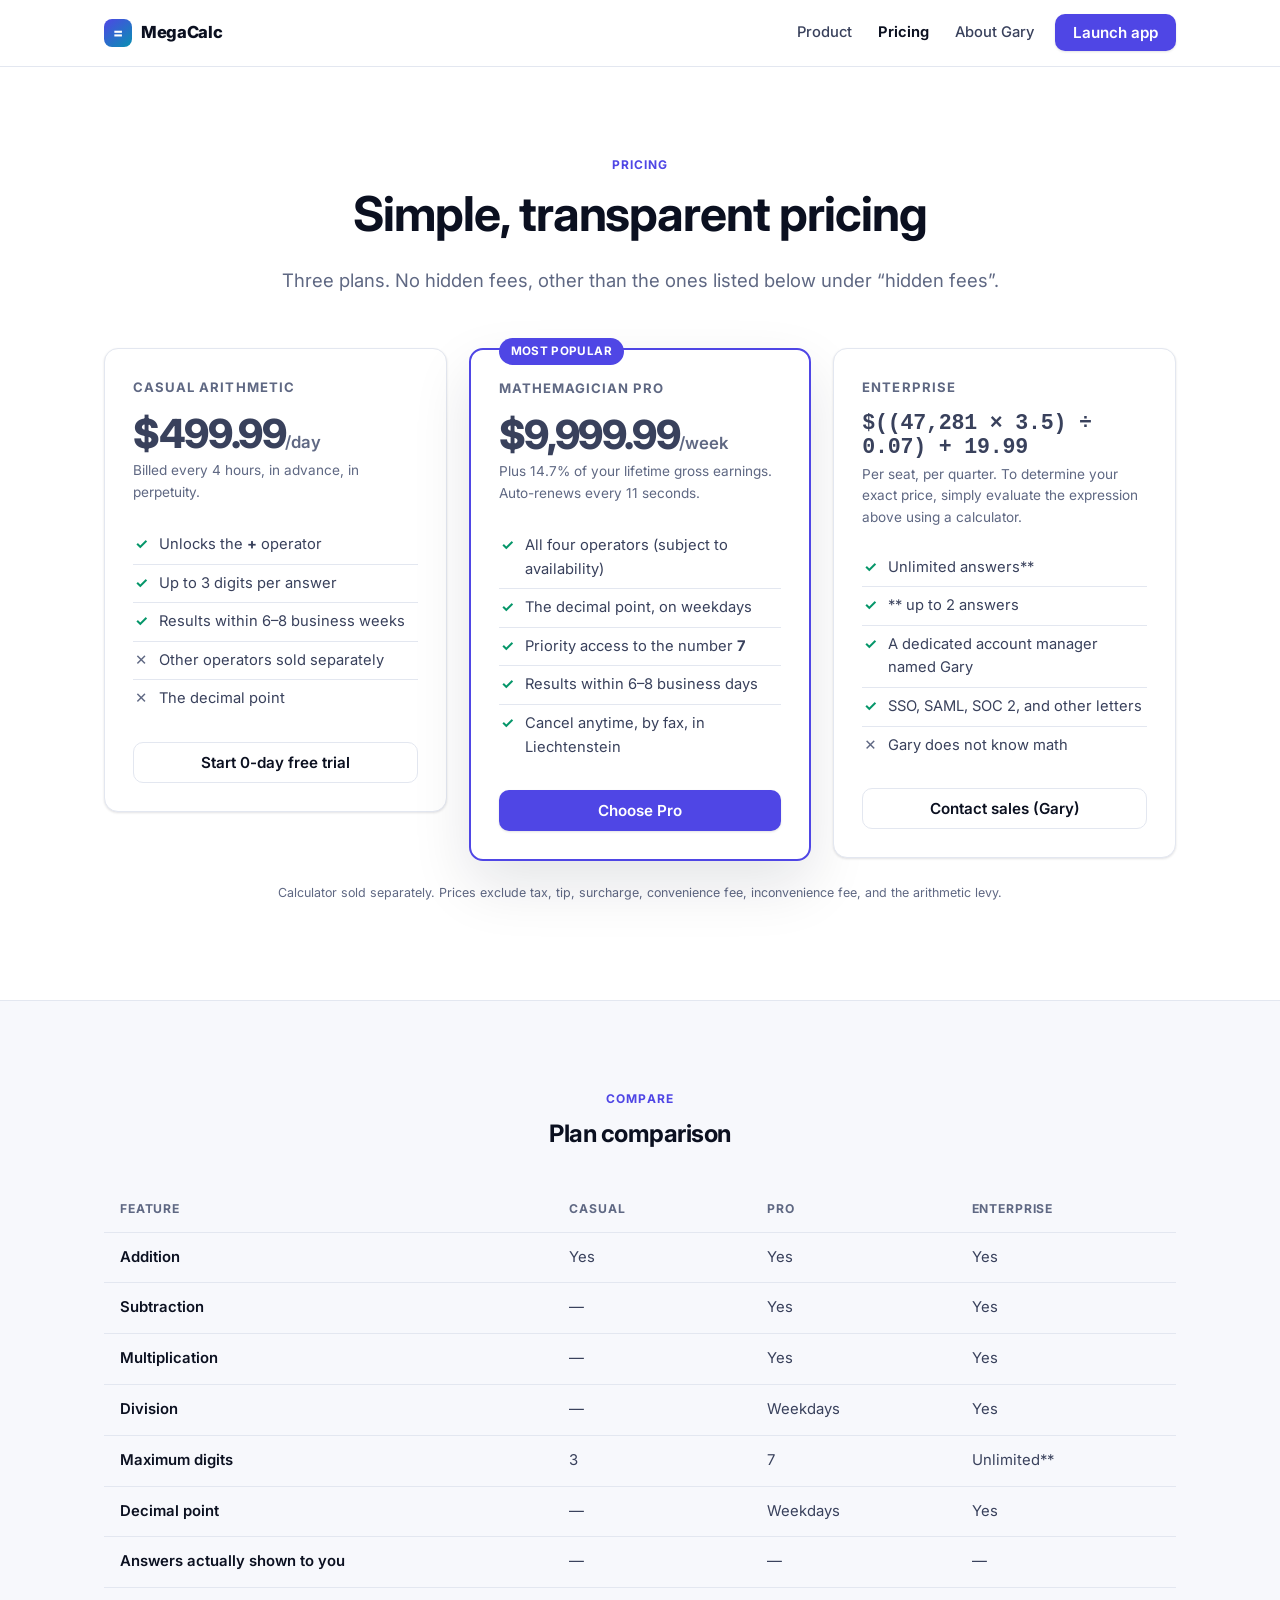
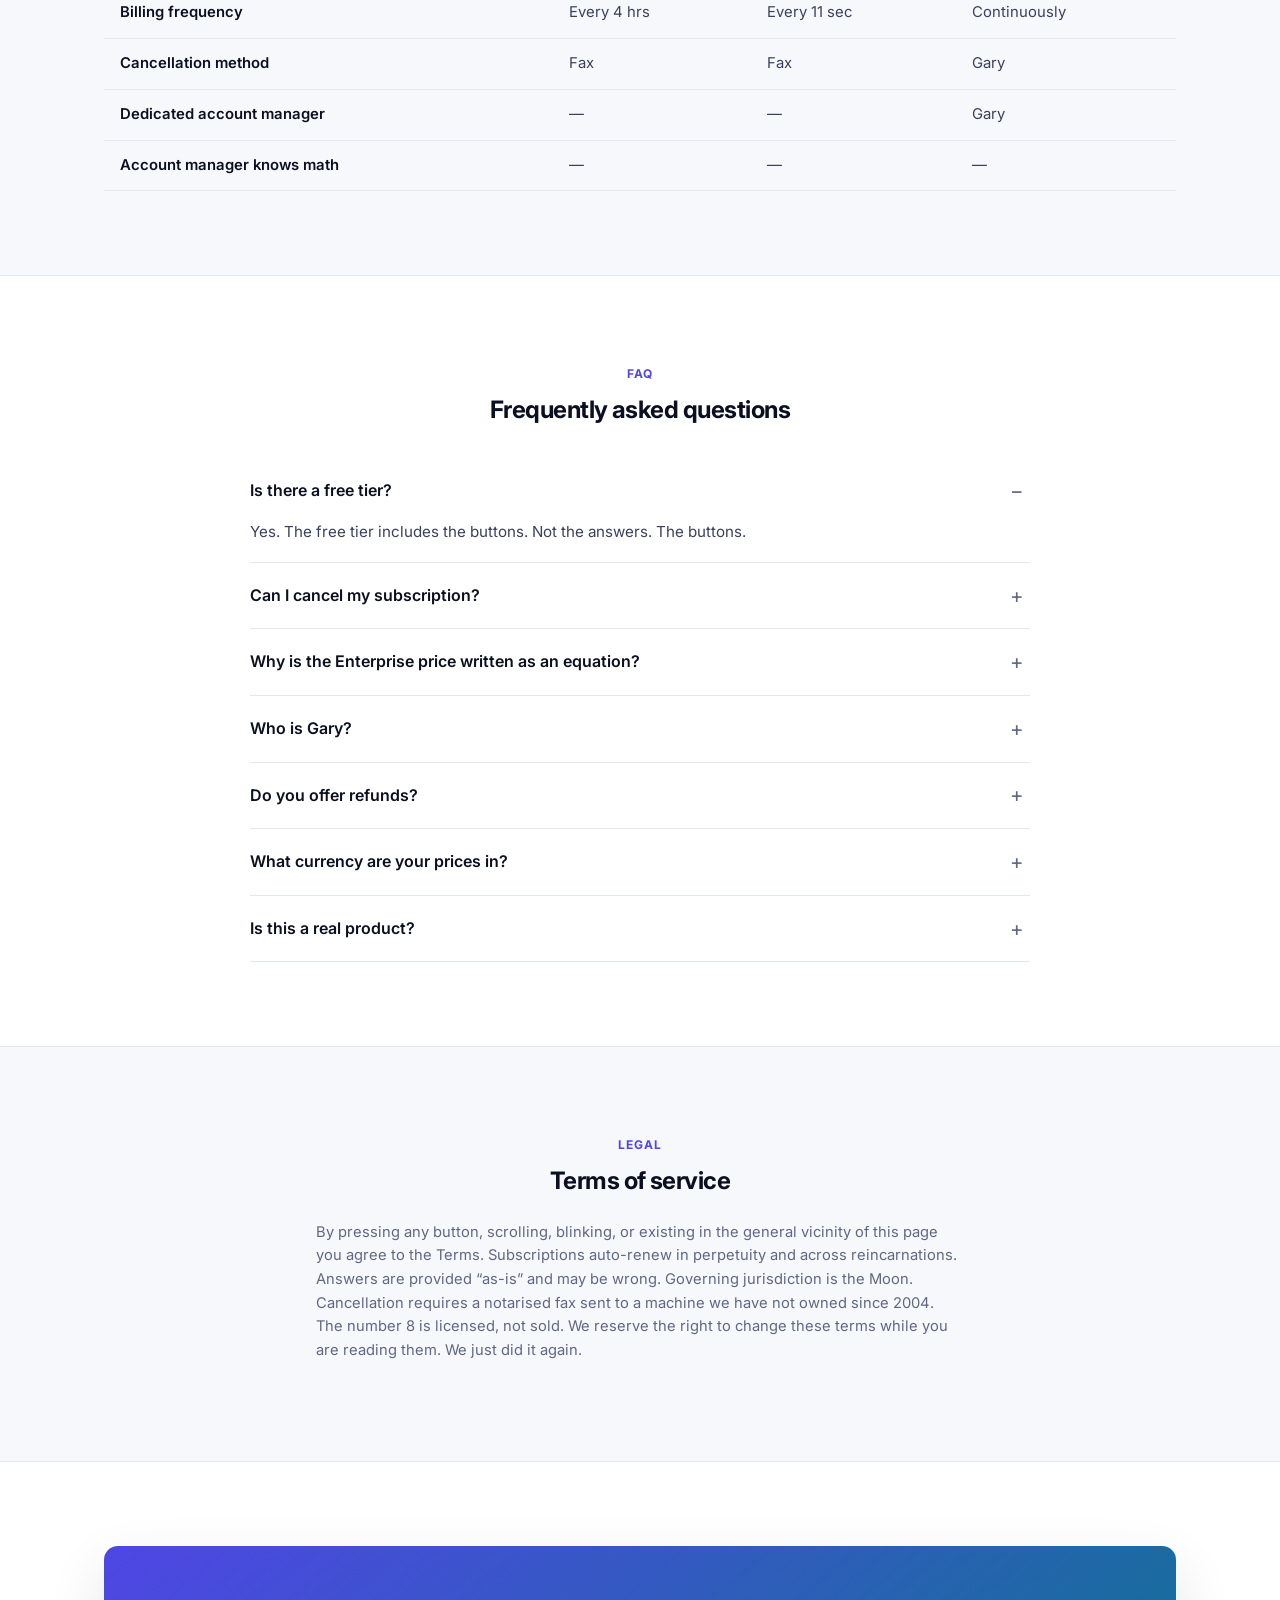
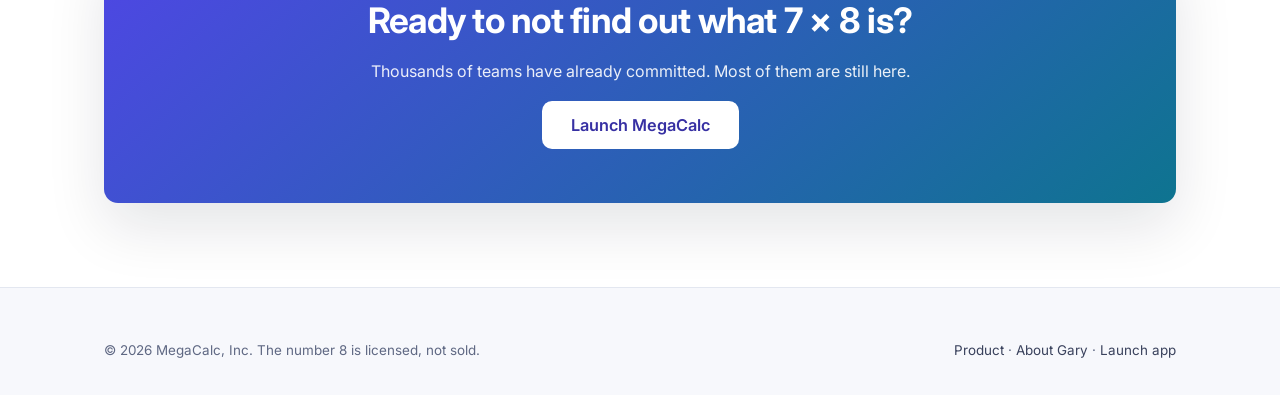
<file: pricing.html>
<!DOCTYPE html>
<html lang="en">
<head>
<meta charset="utf-8">
<meta name="viewport" content="width=device-width, initial-scale=1">
<title>Pricing — MegaCalc</title>
<meta name="description" content="Simple, transparent pricing. Three plans for teams of every size, billed at intervals of our choosing.">
<link rel="preconnect" href="https://fonts.googleapis.com">
<link rel="preconnect" href="https://fonts.gstatic.com" crossorigin>
<link rel="stylesheet" href="https://fonts.googleapis.com/css2?family=Inter:wght@400;500;600;700;800&display=swap">
<link rel="stylesheet" href="assets/site.css">
</head>
<body>

<a class="skip" href="#main">Skip to content</a>

<header class="nav">
  <div class="nav__inner">
    <a class="brand" href="index.html"><span class="brand__mark" aria-hidden="true">=</span> MegaCalc</a>
    <nav class="nav__links" aria-label="Main">
      <a href="index.html">Product</a>
      <a href="pricing.html" aria-current="page">Pricing</a>
      <a href="about.html">About Gary</a>
      <a class="btn btn--primary" href="app.html">Launch app</a>
    </nav>
  </div>
</header>

<main id="main">

  <section class="section">
    <div class="wrap center" style="margin-bottom:52px">
      <span class="eyebrow">Pricing</span>
      <h1 style="font-size:clamp(2rem,5vw,3rem)">Simple, transparent pricing</h1>
      <p class="lede">Three plans. No hidden fees, other than the ones listed below under &ldquo;hidden fees&rdquo;.</p>
    </div>

    <div class="wrap">
      <div class="tiers">

        <div class="tier">
          <p class="tier__name">Casual Arithmetic</p>
          <p class="tier__price">$499.99<small>/day</small></p>
          <p class="tier__cadence">Billed every 4 hours, in advance, in perpetuity.</p>
          <ul>
            <li>Unlocks the <strong>+</strong> operator</li>
            <li>Up to 3 digits per answer</li>
            <li>Results within 6&ndash;8 business weeks</li>
            <li class="no">Other operators sold separately</li>
            <li class="no">The decimal point</li>
          </ul>
          <a class="btn btn--ghost btn--block" href="app.html">Start 0-day free trial</a>
        </div>

        <div class="tier tier--featured">
          <span class="tier__flag">MOST POPULAR</span>
          <p class="tier__name">Mathemagician Pro</p>
          <p class="tier__price">$9,999.99<small>/week</small></p>
          <p class="tier__cadence">Plus 14.7% of your lifetime gross earnings. Auto-renews every 11 seconds.</p>
          <ul>
            <li>All four operators (subject to availability)</li>
            <li>The decimal point, on weekdays</li>
            <li>Priority access to the number <strong>7</strong></li>
            <li>Results within 6&ndash;8 business days</li>
            <li>Cancel anytime, by fax, in Liechtenstein</li>
          </ul>
          <a class="btn btn--primary btn--block" href="app.html">Choose Pro</a>
        </div>

        <div class="tier">
          <p class="tier__name">Enterprise</p>
          <p class="tier__price tier__price--expr">$((47,281 &times; 3.5) &divide; 0.07) + 19.99</p>
          <p class="tier__cadence">Per seat, per quarter. To determine your exact price, simply evaluate the expression above using a calculator.</p>
          <ul>
            <li>Unlimited answers**</li>
            <li>** up to 2 answers</li>
            <li>A dedicated account manager named Gary</li>
            <li>SSO, SAML, SOC 2, and other letters</li>
            <li class="no">Gary does not know math</li>
          </ul>
          <a class="btn btn--ghost btn--block" href="about.html">Contact sales (Gary)</a>
        </div>

      </div>

      <p class="center asterisk" style="margin-top:22px">
        Calculator sold separately. Prices exclude tax, tip, surcharge, convenience fee,
        inconvenience fee, and the arithmetic levy.
      </p>
    </div>
  </section>

  <section class="section section--surface">
    <div class="wrap">
      <div class="center" style="margin-bottom:38px">
        <span class="eyebrow">Compare</span>
        <h2>Plan comparison</h2>
      </div>

      <div class="table-scroll">
        <table class="cmp">
          <caption class="skip">Feature comparison across the three MegaCalc plans</caption>
          <thead>
            <tr>
              <th scope="col">Feature</th>
              <th scope="col">Casual</th>
              <th scope="col">Pro</th>
              <th scope="col">Enterprise</th>
            </tr>
          </thead>
          <tbody>
            <tr><th scope="row">Addition</th><td>Yes</td><td>Yes</td><td>Yes</td></tr>
            <tr><th scope="row">Subtraction</th><td>&mdash;</td><td>Yes</td><td>Yes</td></tr>
            <tr><th scope="row">Multiplication</th><td>&mdash;</td><td>Yes</td><td>Yes</td></tr>
            <tr><th scope="row">Division</th><td>&mdash;</td><td>Weekdays</td><td>Yes</td></tr>
            <tr><th scope="row">Maximum digits</th><td>3</td><td>7</td><td>Unlimited**</td></tr>
            <tr><th scope="row">Decimal point</th><td>&mdash;</td><td>Weekdays</td><td>Yes</td></tr>
            <tr><th scope="row">Answers actually shown to you</th><td>&mdash;</td><td>&mdash;</td><td>&mdash;</td></tr>
            <tr><th scope="row">Billing frequency</th><td>Every 4 hrs</td><td>Every 11 sec</td><td>Continuously</td></tr>
            <tr><th scope="row">Cancellation method</th><td>Fax</td><td>Fax</td><td>Gary</td></tr>
            <tr><th scope="row">Dedicated account manager</th><td>&mdash;</td><td>&mdash;</td><td>Gary</td></tr>
            <tr><th scope="row">Account manager knows math</th><td>&mdash;</td><td>&mdash;</td><td>&mdash;</td></tr>
          </tbody>
        </table>
      </div>
    </div>
  </section>

  <section class="section" id="faq">
    <div class="wrap">
      <div class="center" style="margin-bottom:34px">
        <span class="eyebrow">FAQ</span>
        <h2>Frequently asked questions</h2>
      </div>

      <div class="faq">
        <details open>
          <summary>Is there a free tier?</summary>
          <p>Yes. The free tier includes the buttons. Not the answers. The buttons.</p>
        </details>
        <details>
          <summary>Can I cancel my subscription?</summary>
          <p>Absolutely, at any time. Simply send a notarised fax to a machine we have not owned since 2004. Confirmation is returned by carrier pigeon within 400 business years.</p>
        </details>
        <details>
          <summary>Why is the Enterprise price written as an equation?</summary>
          <p>For transparency. To determine your exact price, simply evaluate the expression using a calculator. Calculator sold separately. We are aware of the situation this creates and consider it a feature of the funnel.</p>
        </details>
        <details>
          <summary>Who is Gary?</summary>
          <p>Gary is your dedicated account manager. Gary does not know math. Gary is, however, extremely reachable, and will call you.</p>
        </details>
        <details>
          <summary>Do you offer refunds?</summary>
          <p>Refunds are processed by carrier pigeon within 400 business years. The pigeon is not covered by your plan.</p>
        </details>
        <details>
          <summary>What currency are your prices in?</summary>
          <p>Yes.</p>
        </details>
        <details>
          <summary>Is this a real product?</summary>
          <p>No. This is a joke website. There are no payment fields anywhere on it, nothing is collected, stored, or transmitted, and no money can change hands. The calculator genuinely works, though &mdash; it just refuses to show you the answer.</p>
        </details>
      </div>
    </div>
  </section>

  <section class="section section--surface" id="terms">
    <div class="wrap">
      <div class="center" style="margin-bottom:26px">
        <span class="eyebrow">Legal</span>
        <h2>Terms of service</h2>
      </div>
      <p class="lede" style="margin-inline:auto;text-align:left;max-width:72ch;font-size:.92rem">
        By pressing any button, scrolling, blinking, or existing in the general vicinity of this page
        you agree to the Terms. Subscriptions auto-renew in perpetuity and across reincarnations.
        Answers are provided &ldquo;as-is&rdquo; and may be wrong. Governing jurisdiction is the Moon.
        Cancellation requires a notarised fax sent to a machine we have not owned since 2004.
        The number 8 is licensed, not sold. We reserve the right to change these terms while you are
        reading them. We just did it again.
      </p>
    </div>
  </section>

  <section class="section">
    <div class="wrap">
      <div class="cta">
        <h2>Ready to not find out what 7 &times; 8 is?</h2>
        <p>Thousands of teams have already committed. Most of them are still here.</p>
        <div class="btn-row" style="justify-content:center;margin-top:8px">
          <a class="btn btn--ghost btn--lg" href="app.html">Launch MegaCalc</a>
        </div>
      </div>
    </div>
  </section>

</main>

<footer class="footer">
  <div class="wrap">
    <div class="footer__bottom" style="border-top:0;padding-top:0">
      <span>&copy; 2026 MegaCalc, Inc. The number 8 is licensed, not sold.</span>
      <span><a href="index.html">Product</a> &middot; <a href="about.html">About Gary</a> &middot; <a href="app.html">Launch app</a></span>
    </div>
  </div>
</footer>

</body>
</html>
</file>
<file: assets/site.css>
/* ===========================================================
   MegaCalc, Inc. — corporate marketing site
   Deliberately tasteful. The restraint is the joke: this is
   the serene enterprise storefront for a calculator that
   will give you a migraine.
   =========================================================== */

:root {
  --bg:        #ffffff;
  --surface:   #f7f8fc;
  --surface-2: #eef1f8;
  --ink:       #0b1020;
  --ink-2:     #39415c;
  --muted:     #5f6883;
  --line:      #e3e7f0;
  --brand:     #4f46e5;
  --brand-ink: #3730a3;
  --brand-soft:#eef2ff;
  --on-brand:  #ffffff;
  --accent:    #0891b2;
  --good:      #059669;

  --radius:   14px;
  --radius-s: 10px;
  --maxw:     1120px;

  --shadow-sm: 0 1px 2px rgba(11,16,32,.05), 0 1px 3px rgba(11,16,32,.07);
  --shadow-md: 0 8px 24px rgba(11,16,32,.07);
  --shadow-lg: 0 24px 60px rgba(11,16,32,.11);

  --font: "Inter", system-ui, -apple-system, "Segoe UI", Roboto, Helvetica, Arial, sans-serif;
  --mono: ui-monospace, SFMono-Regular, "SF Mono", Menlo, Consolas, monospace;
}

@media (prefers-color-scheme: dark) {
  :root:not([data-theme="light"]) {
    --bg:        #0b1020;
    --surface:   #111730;
    --surface-2: #161d3a;
    --ink:       #f3f5fb;
    --ink-2:     #c5cbdf;
    --muted:     #939cb8;
    --line:      #252d4d;
    --brand:     #818cf8;
    --brand-ink: #a5b4fc;
    --brand-soft:#1a2147;
    --on-brand:  #0b1020;
    --accent:    #22d3ee;
    --good:      #34d399;

    --shadow-sm: 0 1px 2px rgba(0,0,0,.4);
    --shadow-md: 0 8px 24px rgba(0,0,0,.45);
    --shadow-lg: 0 24px 60px rgba(0,0,0,.55);
  }
}

* { box-sizing: border-box; }

html { scroll-behavior: smooth; }

body {
  margin: 0;
  background: var(--bg);
  color: var(--ink);
  font-family: var(--font);
  font-size: 16px;
  line-height: 1.6;
  -webkit-font-smoothing: antialiased;
}

h1, h2, h3, h4 {
  line-height: 1.18;
  letter-spacing: -0.021em;
  margin: 0 0 .5em;
  font-weight: 700;
}

p { margin: 0 0 1em; color: var(--ink-2); }

a { color: var(--brand); text-decoration: none; }
a:hover { text-decoration: underline; }

:focus-visible {
  outline: 3px solid var(--brand);
  outline-offset: 2px;
  border-radius: 4px;
}

.wrap {
  max-width: var(--maxw);
  margin: 0 auto;
  padding: 0 24px;
}

.section { padding: 84px 0; }
.section--tight { padding: 56px 0; }
.section--surface { background: var(--surface); border-block: 1px solid var(--line); }

.center { text-align: center; }

.eyebrow {
  display: inline-block;
  font-size: .75rem;
  font-weight: 700;
  letter-spacing: .09em;
  text-transform: uppercase;
  color: var(--brand);
  margin-bottom: 12px;
}

.lede {
  font-size: clamp(1.02rem, 2vw, 1.16rem);
  color: var(--muted);
  max-width: 62ch;
}

.center .lede { margin-inline: auto; }

.asterisk {
  display: block;
  font-size: .78rem;
  color: var(--muted);
  margin-top: 10px;
}

/* ---------- skip link ---------- */

.skip {
  position: absolute;
  left: -9999px;
  top: 0;
  background: var(--brand);
  color: var(--on-brand);
  padding: 10px 16px;
  border-radius: 0 0 var(--radius-s) 0;
  z-index: 200;
}

.skip:focus { left: 0; }

/* ---------- nav ---------- */

.nav {
  position: sticky;
  top: 0;
  z-index: 100;
  background: color-mix(in srgb, var(--bg) 88%, transparent);
  backdrop-filter: saturate(180%) blur(12px);
  border-bottom: 1px solid var(--line);
}

.nav__inner {
  max-width: var(--maxw);
  margin: 0 auto;
  padding: 13px 24px;
  display: flex;
  align-items: center;
  gap: 10px;
}

.brand {
  display: inline-flex;
  align-items: center;
  gap: 9px;
  font-weight: 800;
  letter-spacing: -.02em;
  color: var(--ink);
  font-size: 1.04rem;
}

.brand:hover { text-decoration: none; }

.brand__mark {
  display: grid;
  place-items: center;
  width: 28px;
  height: 28px;
  border-radius: 8px;
  background: linear-gradient(140deg, var(--brand), var(--accent));
  color: var(--on-brand);
  font-size: 15px;
  font-weight: 800;
}

.nav__links {
  display: flex;
  gap: 4px;
  margin-left: auto;
  align-items: center;
}

.nav__links a:not(.btn) {
  color: var(--ink-2);
  font-size: .92rem;
  font-weight: 500;
  padding: 8px 11px;
  border-radius: var(--radius-s);
}

.nav__links a:not(.btn):hover { background: var(--surface-2); text-decoration: none; }
.nav__links a:not(.btn)[aria-current="page"] { color: var(--ink); font-weight: 650; }
.nav__links .btn { margin-left: 6px; padding: 10px 17px; }

/* ---------- buttons ---------- */

.btn {
  display: inline-flex;
  align-items: center;
  justify-content: center;
  gap: 8px;
  font-family: inherit;
  font-size: .95rem;
  font-weight: 600;
  line-height: 1;
  padding: 12px 20px;
  border-radius: var(--radius-s);
  border: 1px solid transparent;
  cursor: pointer;
  white-space: nowrap;
  transition: transform .12s ease, box-shadow .12s ease, background .12s ease;
}

.btn:hover { text-decoration: none; transform: translateY(-1px); }
.btn:active { transform: translateY(0); }

.btn--primary {
  background: var(--brand);
  color: var(--on-brand);
  box-shadow: var(--shadow-sm);
}

.btn--primary:hover { background: var(--brand-ink); box-shadow: var(--shadow-md); }

.btn--ghost {
  background: var(--bg);
  color: var(--ink);
  border-color: var(--line);
}

.btn--ghost:hover { background: var(--surface-2); }

.btn--lg { padding: 15px 28px; font-size: 1.02rem; }
.btn--block { width: 100%; }

.btn-row {
  display: flex;
  flex-wrap: wrap;
  gap: 12px;
  align-items: center;
}

.center .btn-row { justify-content: center; }

/* ---------- hero ---------- */

.hero {
  position: relative;
  padding: 92px 0 76px;
  overflow: hidden;
  border-bottom: 1px solid var(--line);
}

.hero::before {
  content: "";
  position: absolute;
  inset: -40% 0 auto 0;
  height: 620px;
  background:
    radial-gradient(60% 55% at 50% 50%, color-mix(in srgb, var(--brand) 16%, transparent), transparent 70%),
    radial-gradient(40% 40% at 78% 38%, color-mix(in srgb, var(--accent) 13%, transparent), transparent 70%);
  pointer-events: none;
}

.hero__inner { position: relative; }

.hero h1 {
  font-size: clamp(2.3rem, 6.2vw, 4rem);
  letter-spacing: -.035em;
  margin-bottom: 18px;
}

.hero .lede { font-size: clamp(1.06rem, 2.3vw, 1.28rem); }

.pill {
  display: inline-flex;
  align-items: center;
  gap: 8px;
  padding: 6px 13px 6px 7px;
  margin-bottom: 22px;
  background: var(--brand-soft);
  color: var(--brand-ink);
  border: 1px solid color-mix(in srgb, var(--brand) 22%, transparent);
  border-radius: 999px;
  font-size: .82rem;
  font-weight: 600;
}

.pill__tag {
  background: var(--brand);
  color: var(--on-brand);
  padding: 2px 8px;
  border-radius: 999px;
  font-size: .72rem;
  font-weight: 700;
}

/* ---------- logo row ---------- */

.logos {
  display: flex;
  flex-wrap: wrap;
  justify-content: center;
  align-items: center;
  gap: 14px 40px;
}

.logos span {
  font-weight: 700;
  font-size: .95rem;
  letter-spacing: .04em;
  color: var(--muted);
}

/* ---------- grid & cards ---------- */

.grid {
  display: grid;
  gap: 20px;
  grid-template-columns: repeat(auto-fit, minmax(270px, 1fr));
}

.grid--2 { grid-template-columns: repeat(2, minmax(0, 1fr)); }

.card {
  background: var(--bg);
  border: 1px solid var(--line);
  border-radius: var(--radius);
  padding: 26px;
  box-shadow: var(--shadow-sm);
}

.card h3 { font-size: 1.08rem; margin-bottom: 8px; }
.card p:last-child { margin-bottom: 0; }

.card__icon {
  display: grid;
  place-items: center;
  width: 38px;
  height: 38px;
  margin-bottom: 15px;
  border-radius: var(--radius-s);
  background: var(--brand-soft);
  color: var(--brand-ink);
  font-size: 19px;
}

/* ---------- steps ---------- */

.steps {
  counter-reset: step;
  display: grid;
  gap: 18px;
  grid-template-columns: repeat(auto-fit, minmax(230px, 1fr));
  list-style: none;
  padding: 0;
  margin: 0;
}

.steps li { position: relative; padding-top: 46px; }

.steps li::before {
  counter-increment: step;
  content: counter(step);
  position: absolute;
  top: 0;
  left: 0;
  display: grid;
  place-items: center;
  width: 33px;
  height: 33px;
  border-radius: 50%;
  background: var(--ink);
  color: var(--bg);
  font-weight: 700;
  font-size: .9rem;
}

.steps h3 { font-size: 1rem; margin-bottom: 5px; }
.steps p { font-size: .93rem; margin: 0; }

/* ---------- stats ---------- */

.stats {
  display: grid;
  gap: 28px;
  grid-template-columns: repeat(auto-fit, minmax(170px, 1fr));
  text-align: center;
}

.stat__num {
  display: block;
  font-size: clamp(1.9rem, 5vw, 2.6rem);
  font-weight: 800;
  letter-spacing: -.03em;
  color: var(--ink);
  line-height: 1.1;
}

.stat__label {
  font-size: .87rem;
  color: var(--muted);
}

/* ---------- testimonials ---------- */

.quote {
  background: var(--bg);
  border: 1px solid var(--line);
  border-left: 3px solid var(--brand);
  border-radius: var(--radius);
  padding: 24px;
  box-shadow: var(--shadow-sm);
}

.quote p {
  font-size: 1.01rem;
  color: var(--ink);
  margin-bottom: 16px;
}

.quote footer {
  display: flex;
  align-items: center;
  gap: 11px;
  font-size: .87rem;
  color: var(--muted);
}

.avatar {
  display: grid;
  place-items: center;
  width: 34px;
  height: 34px;
  border-radius: 50%;
  background: var(--surface-2);
  color: var(--ink-2);
  font-weight: 700;
  font-size: .82rem;
  flex: none;
}

/* ---------- pricing ---------- */

.tiers {
  display: grid;
  gap: 22px;
  grid-template-columns: repeat(auto-fit, minmax(290px, 1fr));
  align-items: start;
}

.tier {
  position: relative;
  background: var(--bg);
  border: 1px solid var(--line);
  border-radius: var(--radius);
  padding: 28px;
  box-shadow: var(--shadow-sm);
}

.tier--featured {
  border-color: var(--brand);
  border-width: 2px;
  box-shadow: var(--shadow-lg);
}

.tier__flag {
  position: absolute;
  top: -12px;
  left: 28px;
  background: var(--brand);
  color: var(--on-brand);
  padding: 4px 12px;
  border-radius: 999px;
  font-size: .73rem;
  font-weight: 700;
  letter-spacing: .03em;
}

.tier__name {
  font-size: .82rem;
  font-weight: 700;
  letter-spacing: .08em;
  text-transform: uppercase;
  color: var(--muted);
  margin-bottom: 14px;
}

.tier__price {
  font-size: clamp(1.9rem, 5vw, 2.5rem);
  font-weight: 800;
  letter-spacing: -.034em;
  line-height: 1.1;
  margin-bottom: 4px;
  overflow-wrap: anywhere;
}

.tier__price small {
  font-size: .42em;
  font-weight: 600;
  color: var(--muted);
  letter-spacing: 0;
}

.tier__price--expr {
  font-family: var(--mono);
  font-size: clamp(1.05rem, 3vw, 1.35rem);
  letter-spacing: -.01em;
}

.tier__cadence {
  font-size: .85rem;
  color: var(--muted);
  min-height: 3.4em;
  margin-bottom: 20px;
}

.tier ul {
  list-style: none;
  padding: 0;
  margin: 0 0 24px;
  font-size: .92rem;
}

.tier li {
  position: relative;
  padding: 7px 0 7px 26px;
  color: var(--ink-2);
  border-top: 1px solid var(--line);
}

.tier li:first-child { border-top: 0; }

.tier li::before {
  content: "✓";
  position: absolute;
  left: 2px;
  color: var(--good);
  font-weight: 700;
}

.tier li.no::before { content: "✕"; color: var(--muted); }

/* ---------- comparison table ---------- */

.table-scroll { overflow-x: auto; }

table.cmp {
  width: 100%;
  min-width: 620px;
  border-collapse: collapse;
  font-size: .93rem;
}

table.cmp th, table.cmp td {
  padding: 13px 16px;
  text-align: left;
  border-bottom: 1px solid var(--line);
}

table.cmp thead th {
  font-size: .76rem;
  letter-spacing: .07em;
  text-transform: uppercase;
  color: var(--muted);
  background: var(--surface);
}

table.cmp tbody th { font-weight: 600; color: var(--ink); }
table.cmp td { color: var(--ink-2); }
table.cmp tbody tr:hover td, table.cmp tbody tr:hover th { background: var(--surface); }

/* ---------- faq ---------- */

.faq { max-width: 780px; margin: 0 auto; }

.faq details {
  border-bottom: 1px solid var(--line);
  padding: 4px 0;
}

.faq summary {
  cursor: pointer;
  padding: 16px 32px 16px 0;
  font-weight: 600;
  color: var(--ink);
  position: relative;
  list-style: none;
}

.faq summary::-webkit-details-marker { display: none; }

.faq summary::after {
  content: "+";
  position: absolute;
  right: 6px;
  top: 50%;
  transform: translateY(-50%);
  font-size: 1.3rem;
  font-weight: 400;
  color: var(--muted);
}

.faq details[open] summary::after { content: "−"; }
.faq details p { padding-bottom: 14px; margin: 0; font-size: .95rem; }

/* ---------- team ---------- */

.team {
  display: grid;
  gap: 20px;
  grid-template-columns: repeat(auto-fit, minmax(240px, 1fr));
}

.person {
  background: var(--bg);
  border: 1px solid var(--line);
  border-radius: var(--radius);
  padding: 24px;
  text-align: center;
  box-shadow: var(--shadow-sm);
}

.person .avatar {
  width: 62px;
  height: 62px;
  margin: 0 auto 14px;
  font-size: 1.3rem;
  background: linear-gradient(140deg, var(--brand-soft), var(--surface-2));
  color: var(--brand-ink);
}

.person h3 { font-size: 1.03rem; margin-bottom: 2px; }

.person .role {
  font-size: .8rem;
  font-weight: 600;
  letter-spacing: .05em;
  text-transform: uppercase;
  color: var(--brand);
  margin-bottom: 10px;
}

.person p { font-size: .9rem; margin: 0; }

/* ---------- cta band ---------- */

.cta {
  background: linear-gradient(140deg, #4f46e5, #0e7490);
  color: #fff;
  border-radius: var(--radius);
  padding: 54px 32px;
  text-align: center;
  box-shadow: var(--shadow-lg);
}

.cta h2 { color: #fff; font-size: clamp(1.6rem, 4vw, 2.2rem); }
.cta p { color: rgba(255,255,255,.9); max-width: 54ch; margin-inline: auto; }
.cta .btn--ghost { background: #fff; color: #3730a3; border-color: transparent; }
.cta .btn--ghost:hover { background: rgba(255,255,255,.9); }
.cta :focus-visible { outline-color: #fff; }

/* ---------- footer ---------- */

.footer {
  background: var(--surface);
  border-top: 1px solid var(--line);
  padding: 52px 0 34px;
  font-size: .89rem;
}

.footer__cols {
  display: grid;
  gap: 30px 24px;
  grid-template-columns: 1.9fr 1fr 1fr 1fr;
  margin-bottom: 34px;
}

.footer h4 {
  font-size: .76rem;
  letter-spacing: .08em;
  text-transform: uppercase;
  color: var(--muted);
  margin-bottom: 12px;
}

.footer ul { list-style: none; padding: 0; margin: 0; }
.footer li { margin-bottom: 8px; }
.footer a { color: var(--ink-2); }
.footer a:hover { color: var(--brand); }

.footer__bottom {
  border-top: 1px solid var(--line);
  padding-top: 22px;
  color: var(--muted);
  display: flex;
  flex-wrap: wrap;
  gap: 8px 20px;
  justify-content: space-between;
  font-size: .84rem;
}

.footer__note { max-width: 46ch; color: var(--muted); margin: 10px 0 0; font-size: .86rem; }

/* ---------- 404 ---------- */

.oops {
  min-height: 68vh;
  display: grid;
  place-items: center;
  text-align: center;
  padding: 60px 0;
}

.oops__code {
  font-size: clamp(4rem, 16vw, 8rem);
  font-weight: 800;
  letter-spacing: -.05em;
  line-height: 1;
  background: linear-gradient(140deg, var(--brand), var(--accent));
  -webkit-background-clip: text;
  background-clip: text;
  color: transparent;
  margin-bottom: 8px;
}

/* ---------- responsive ---------- */

@media (max-width: 860px) {
  .grid--2 { grid-template-columns: minmax(0, 1fr); }
}

@media (max-width: 720px) {
  .section { padding: 60px 0; }
  .hero { padding: 62px 0 54px; }
  .nav__links a:not(.btn) { display: none; }
  .footer__cols { grid-template-columns: 1fr 1fr; }
  .footer__cols > :first-child { grid-column: 1 / -1; }
}

@media (prefers-reduced-motion: reduce) {
  html { scroll-behavior: auto; }
  *, *::before, *::after { animation: none !important; transition: none !important; }
  .btn:hover { transform: none; }
}
</file>
